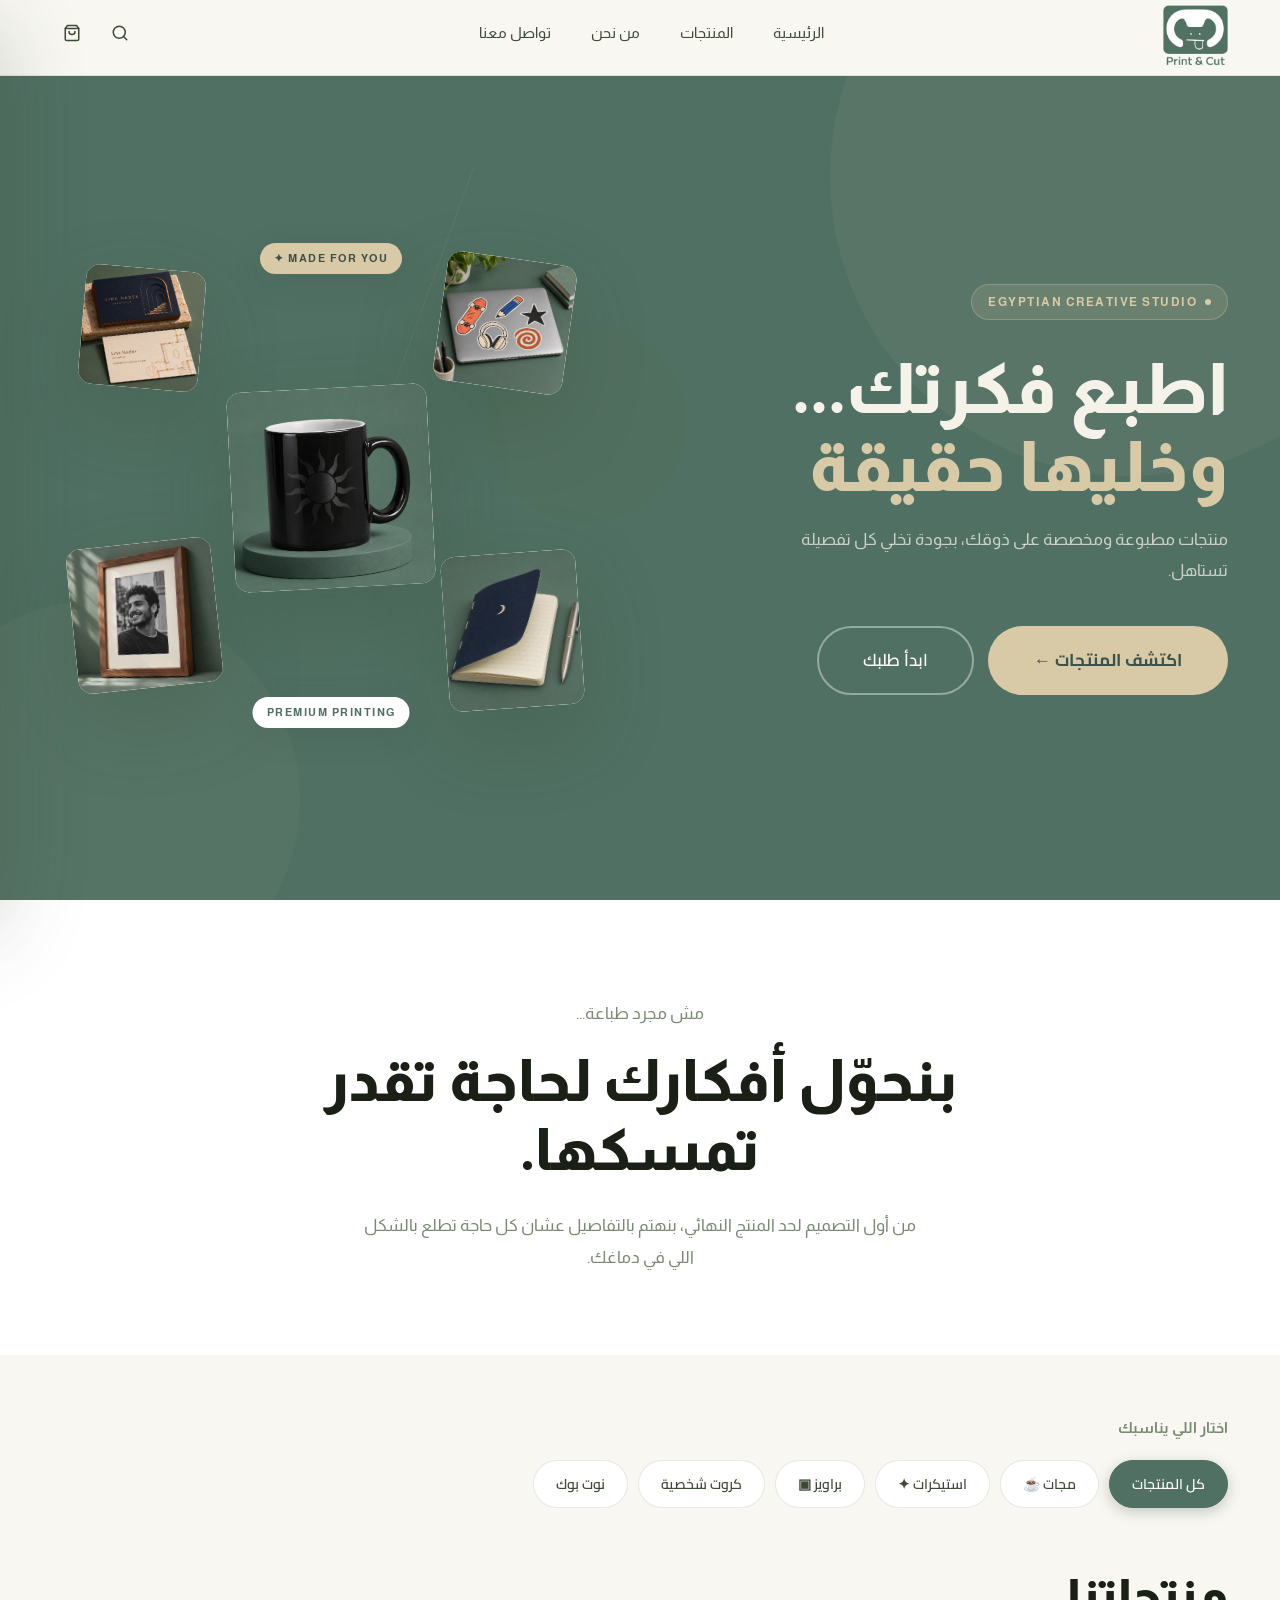
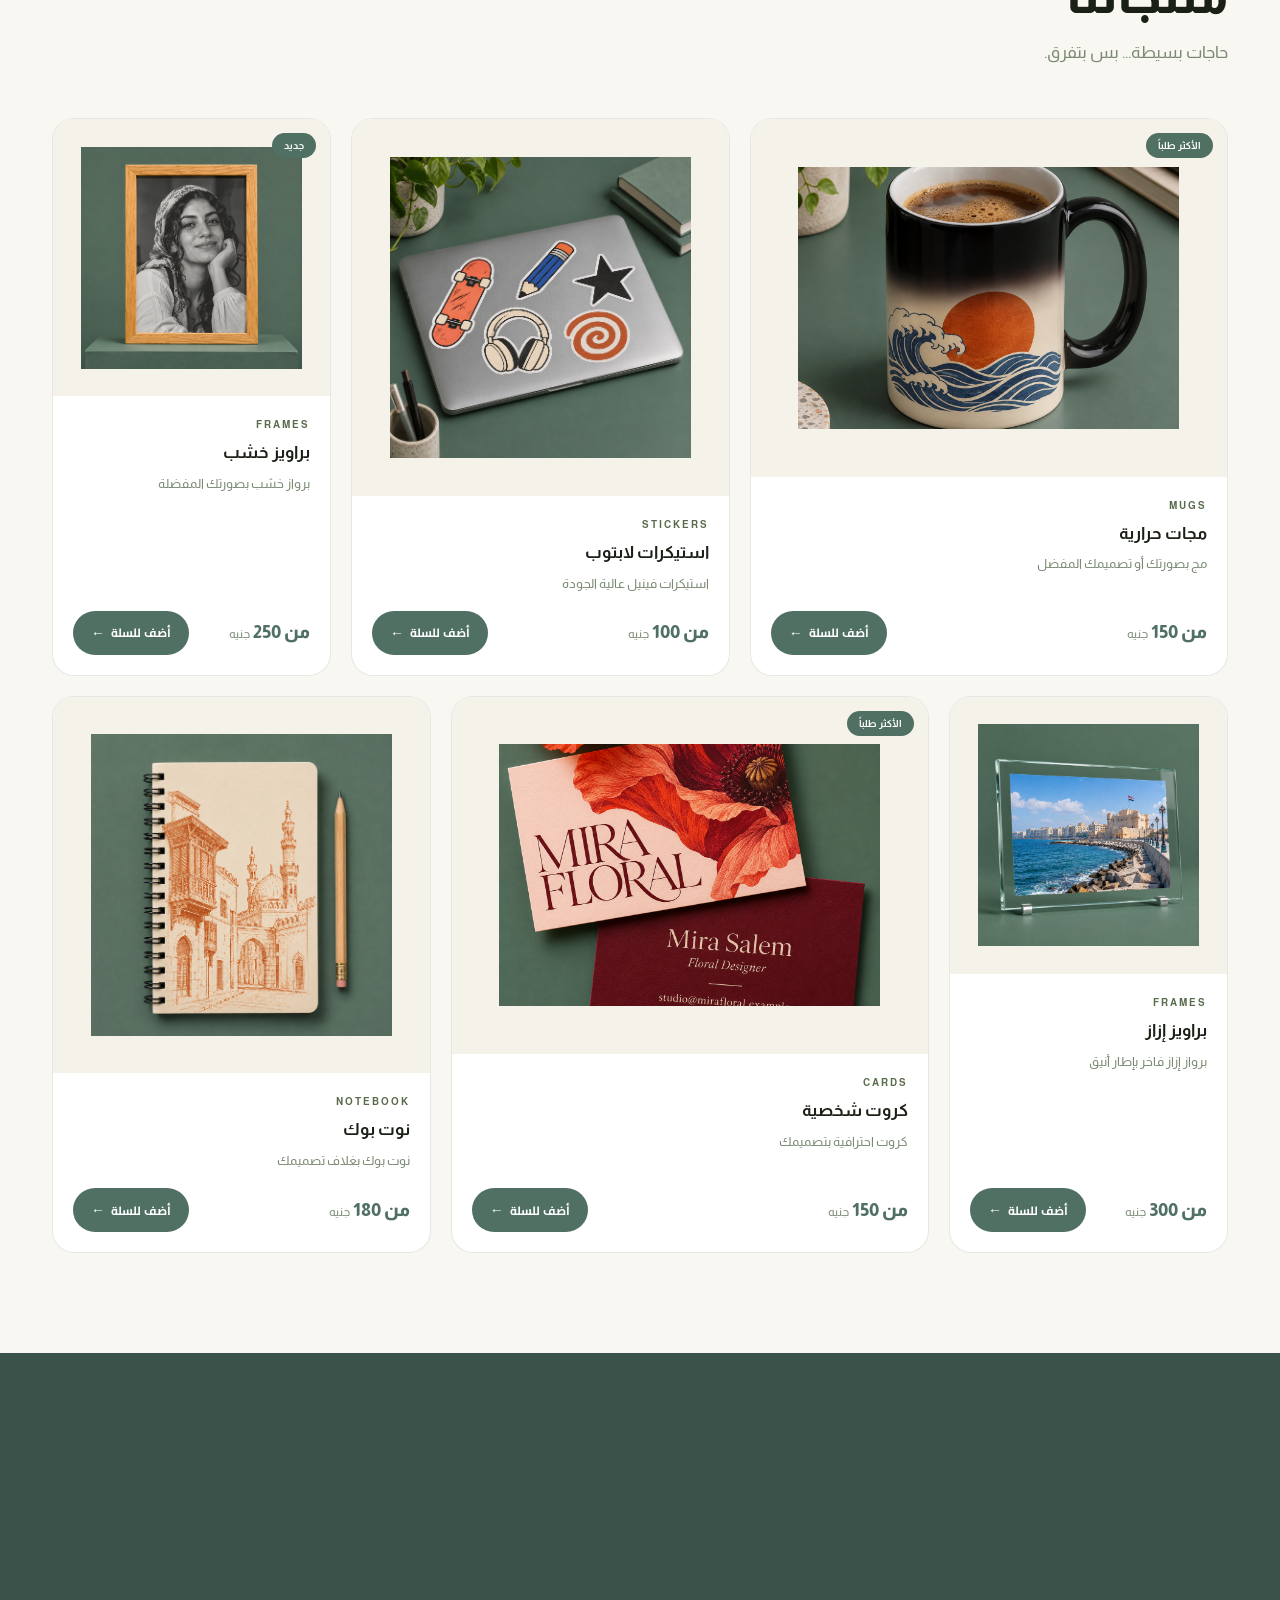
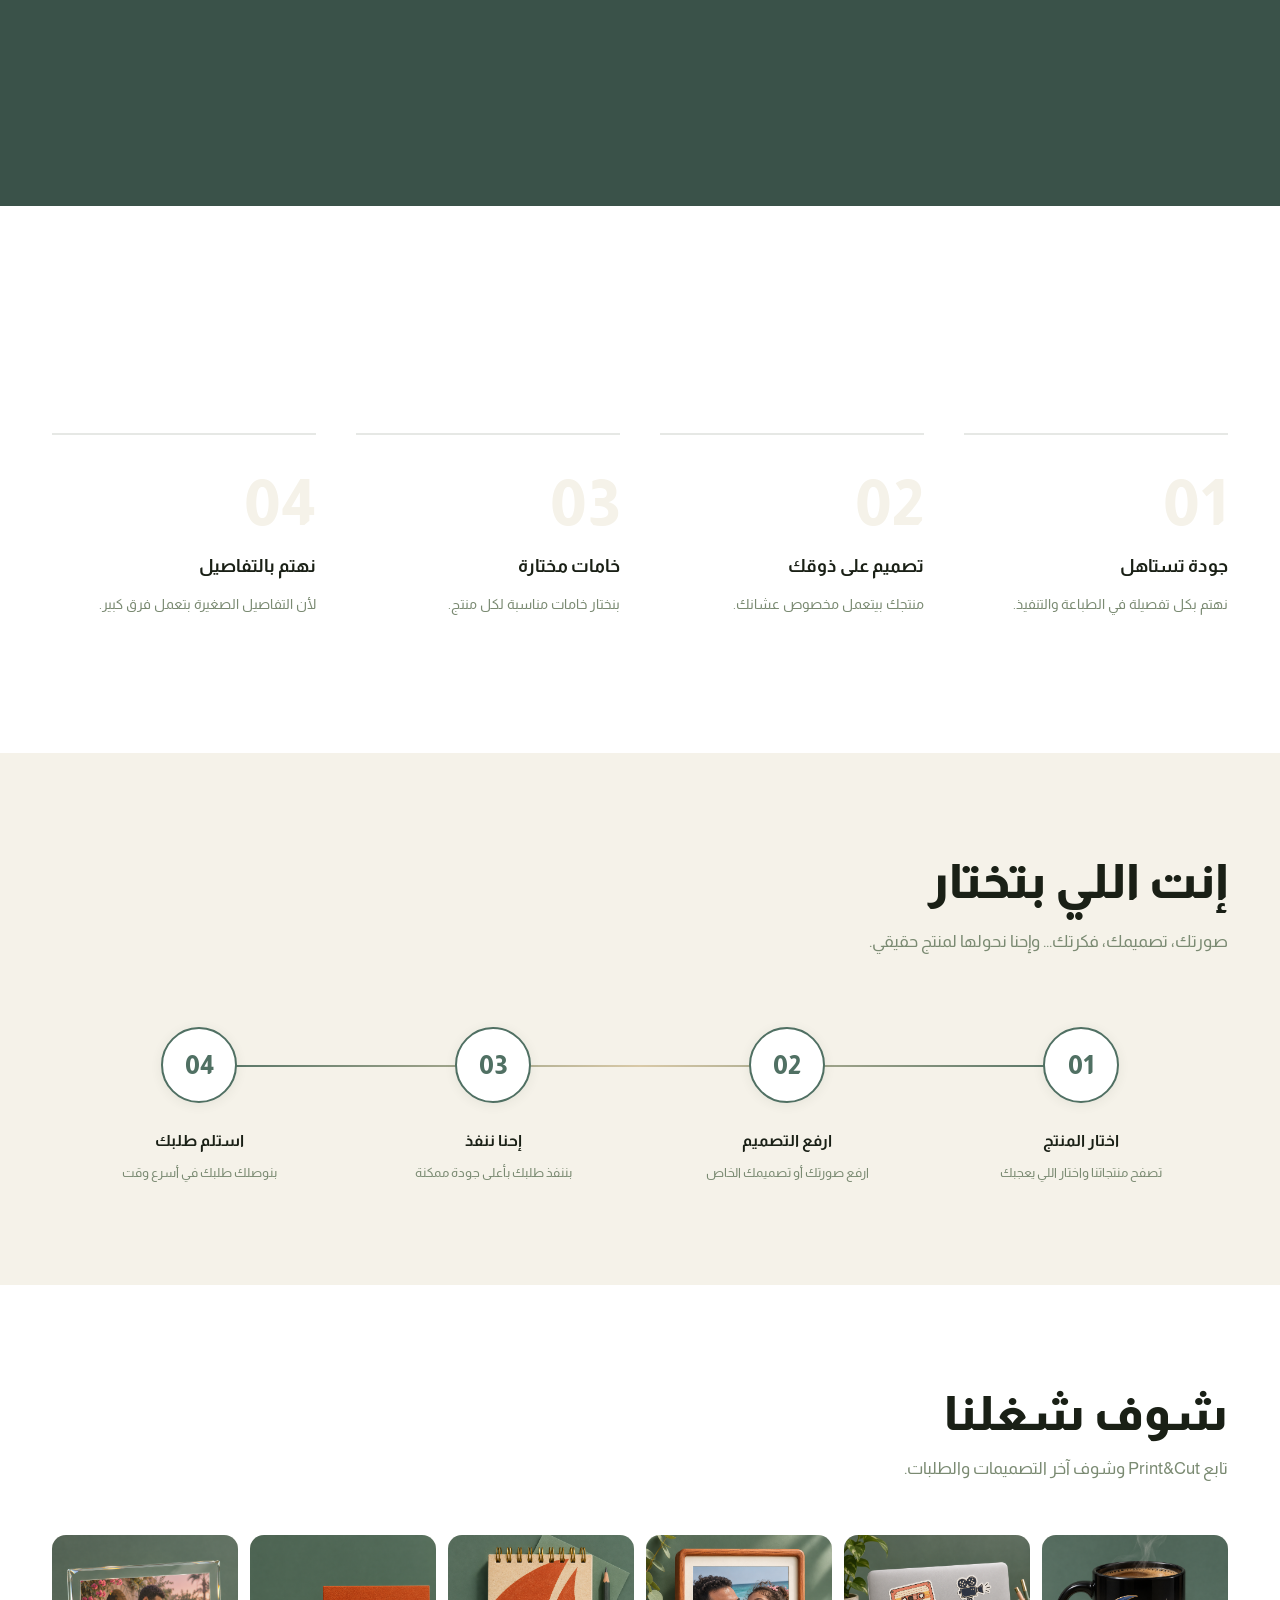
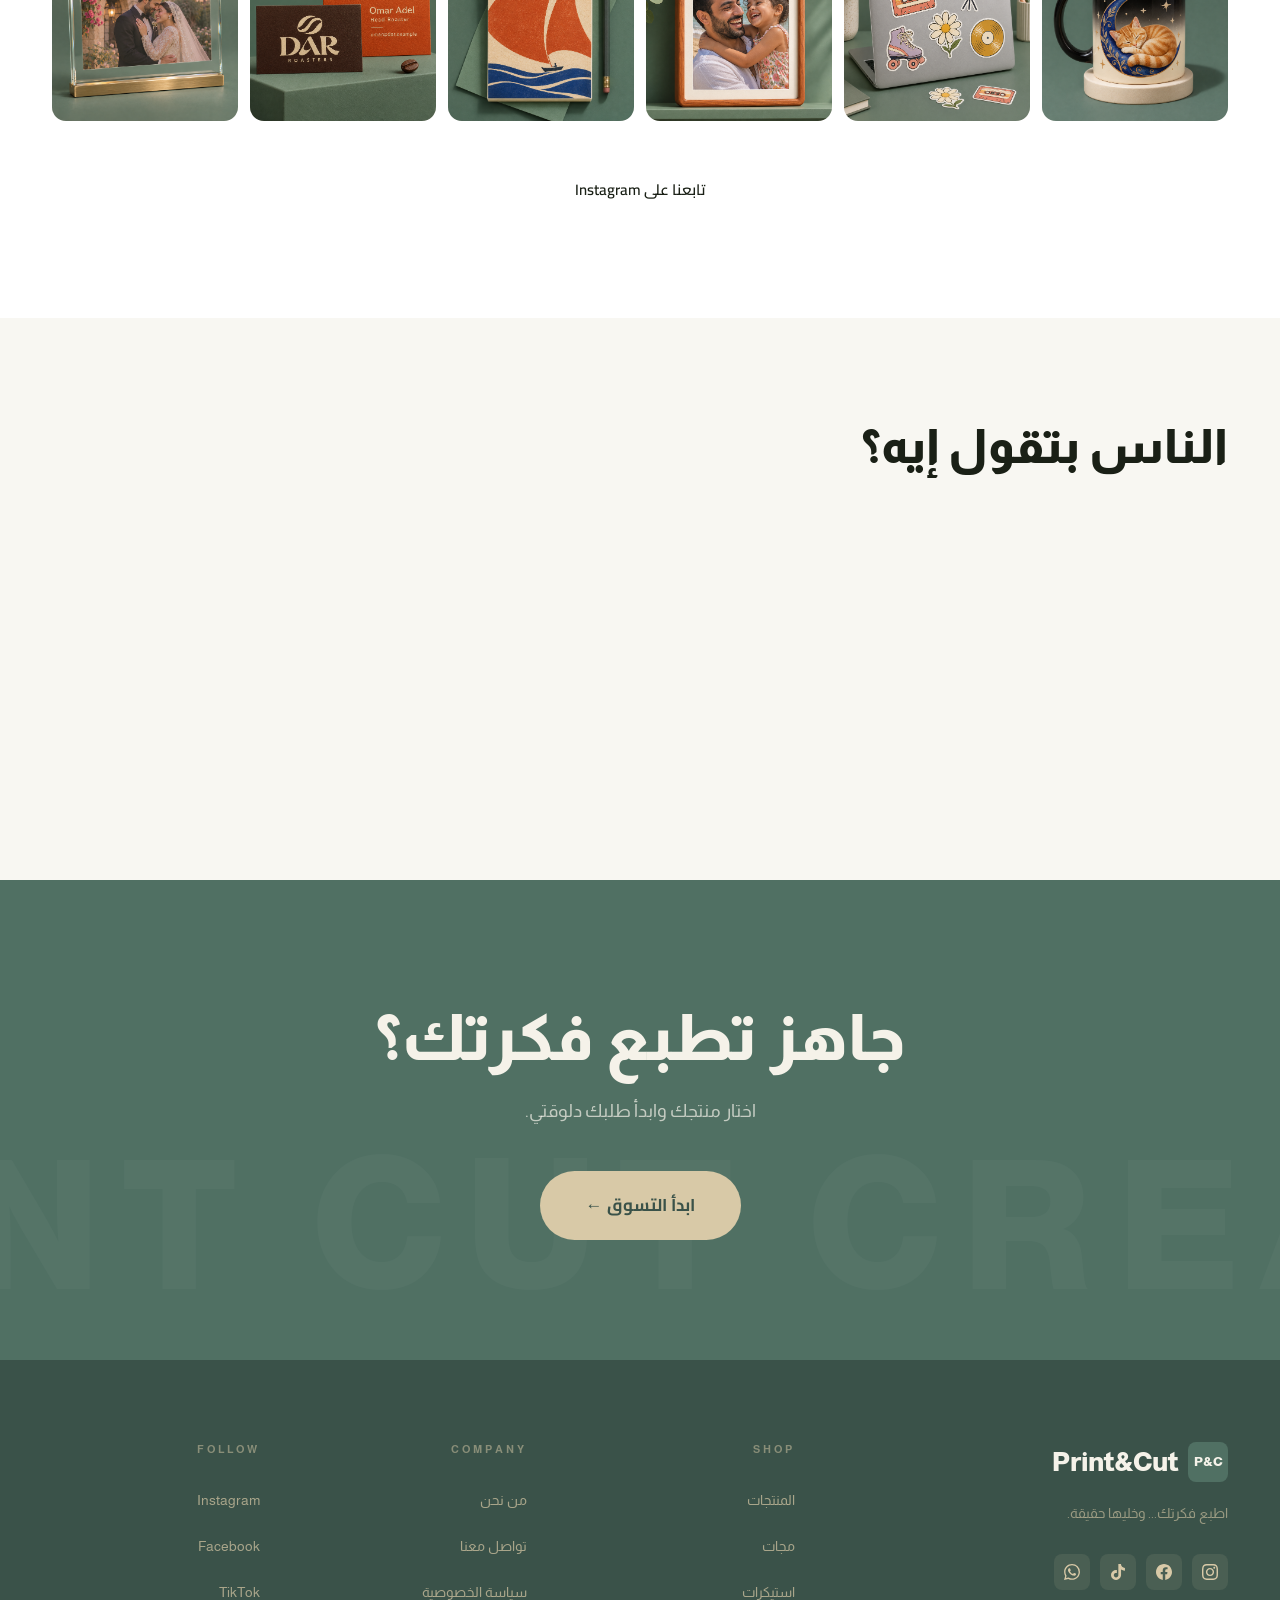
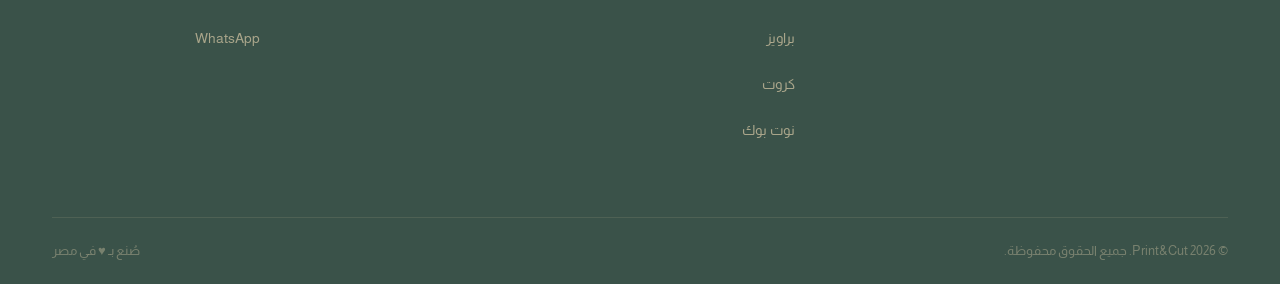
<file: index.html>
<!DOCTYPE html>
<html lang="ar" dir="rtl">
<head>
    <meta charset="UTF-8">
    <meta name="viewport" content="width=device-width, initial-scale=1.0">
    <title>Print&Cut — اطبع فكرتك وخليها حقيقة</title>
    <meta name="description" content="Print&Cut - منتجات مطبوعة ومخصصة بجودة عالية. مجات، استيكرات، براويز، كروت شخصية، ونوت بوك بتصميمك الخاص.">
    <link rel="preconnect" href="https://fonts.googleapis.com">
    <link rel="preconnect" href="https://fonts.gstatic.com" crossorigin>
    <link href="https://fonts.googleapis.com/css2?family=Cairo:wght@300;400;500;600;700;800;900&display=swap" rel="stylesheet">
    <link rel="stylesheet" href="css/style.css">
</head>
<body>

<!-- CART OVERLAY & SIDEBAR -->
<div class="cart-overlay" id="cart-overlay"></div>
<aside class="cart-sidebar" id="cart-sidebar" aria-label="سلة التسوق">
    <div class="cart-header">
        <h3>سلة التسوق</h3>
        <button class="cart-close" id="cart-close" aria-label="إغلاق السلة">✕</button>
    </div>
    <div class="cart-items" id="cart-items"></div>
    <div class="cart-footer">
        <div class="cart-totals">
            <div class="cart-total-row">
                <span>المجموع الجزئي</span>
                <span id="cart-subtotal">0 EGP</span>
            </div>
            <div class="cart-total-row">
                <span>الشحن</span>
                <span id="cart-shipping">مجاني</span>
            </div>
            <div class="cart-total-row">
                <span>الإجمالي</span>
                <span id="cart-total">0 EGP</span>
            </div>
        </div>
        <a href="checkout.html" class="btn btn-primary" style="width:100%;justify-content:center;border-radius:14px;padding:16px;">إتمام الطلب ←</a>
    </div>
</aside>

<!-- HEADER -->
<header class="site-header" id="site-header">
    <div class="container">
        <div class="header-inner">
         <a href="index.html" class="header-logo" style="display: flex; align-items: center;">
    <img src="images/logo/logo.png" alt="Print & Cut Logo" style="max-height: 65px; width: auto;">
</a>
            <nav class="header-nav" aria-label="القائمة الرئيسية">
                <a href="index.html">الرئيسية</a>
                <a href="products.html">المنتجات</a>
                <a href="about.html">من نحن</a>
                <a href="contact.html">تواصل معنا</a>
            </nav>

            <div class="header-actions">
                <button class="header-btn" id="search-btn" aria-label="بحث">
                    <svg width="18" height="18" viewBox="0 0 24 24" fill="none" stroke="currentColor" stroke-width="2" stroke-linecap="round" stroke-linejoin="round"><circle cx="11" cy="11" r="8"/><path d="m21 21-4.35-4.35"/></svg>
                </button>
                <button class="header-btn cart-btn" id="cart-btn" aria-label="سلة التسوق">
                    <svg width="18" height="18" viewBox="0 0 24 24" fill="none" stroke="currentColor" stroke-width="2" stroke-linecap="round" stroke-linejoin="round"><path d="M6 2 3 6v14a2 2 0 0 0 2 2h14a2 2 0 0 0 2-2V6l-3-4z"/><line x1="3" y1="6" x2="21" y2="6"/><path d="M16 10a4 4 0 0 1-8 0"/></svg>
                    <span class="cart-count" id="cart-count">0</span>
                </button>
                <button class="hamburger-btn" id="hamburger" aria-label="القائمة">
                    <span></span><span></span><span></span>
                </button>
            </div>
        </div>
    </div>
</header>

<!-- MOBILE NAV -->
<nav class="mobile-nav" id="mobile-nav" aria-label="القائمة المحمولة">
    <a href="index.html">🏠 الرئيسية</a>
    <a href="products.html">🛍️ المنتجات</a>
    <a href="about.html">💚 من نحن</a>
    <a href="contact.html">📞 تواصل معنا</a>
</nav>

<main class="page-content">

    <!-- ===== HERO ===== -->
    <section class="hero" aria-label="القسم الرئيسي">
        <div class="hero-bg">
            <div class="hero-bg-circle"></div>
            <div class="hero-bg-circle"></div>
            <div class="hero-bg-circle"></div>
            <div class="hero-bg-line"></div>
        </div>
        <div class="container">
            <div class="hero-inner">
                <div class="hero-content reveal">
                    <div class="hero-badge">
                        <span></span>
                        Egyptian Creative Studio
                    </div>
                    <h1 class="hero-headline">
                        اطبع فكرتك...
                        <span class="line-strong">وخليها حقيقة</span>
                    </h1>
                    <p class="hero-description">
                        منتجات مطبوعة ومخصصة على ذوقك، بجودة تخلي كل تفصيلة تستاهل.
                    </p>
                    <div class="hero-actions">
                        <a href="products.html" class="btn btn-accent btn-lg">اكتشف المنتجات ←</a>
                        <a href="products.html" class="btn btn-secondary btn-lg">ابدأ طلبك</a>
                    </div>
                </div>

                <div class="hero-visual reveal reveal-delay-2">
                    <div class="hero-product-composition">
                        <div class="hero-product-item">
                            <img src="images/products/mag-2.png" alt="مجات مخصصة">
                        </div>
                        <div class="hero-product-item">
                            <img src="images/products/estikerlabtop-1.png" alt="استيكرات">
                        </div>
                        <div class="hero-product-item">
                            <img src="images/products/framewood-2.png" alt="براويز خشب">
                        </div>
                        <div class="hero-product-item">
                            <img src="images/products/bussniies card-2.png" alt="كروت شخصية">
                        </div>
                        <div class="hero-product-item">
                            <img src="images/products/notebook-2.png" alt="نوت بوك">
                        </div>
                        <span class="hero-float-label">Made for You ✦</span>
                        <span class="hero-float-label">Premium Printing</span>
                    </div>
                </div>
            </div>
        </div>
    </section>

    <!-- ===== INTRO ===== -->
    <section class="intro-section" aria-label="مقدمة">
        <div class="container">
            <p class="intro-eyebrow reveal">مش مجرد طباعة...</p>
            <h2 class="intro-headline reveal reveal-delay-1">بنحوّل أفكارك لحاجة تقدر تمسكها.</h2>
            <p class="intro-body reveal reveal-delay-2">
                من أول التصميم لحد المنتج النهائي، بنهتم بالتفاصيل عشان كل حاجة تطلع بالشكل اللي في دماغك.
            </p>
        </div>
    </section>

    <!-- ===== CATEGORIES ===== -->
    <section class="categories-section" aria-label="التصنيفات">
        <div class="container">
            <p class="categories-title reveal">اختار اللي يناسبك</p>
            <div class="category-pills reveal reveal-delay-1" id="home-category-pills">
                <button class="category-pill active" data-cat="all">كل المنتجات</button>
                <button class="category-pill" data-cat="mugs">مجات ☕</button>
                <button class="category-pill" data-cat="stickers">استيكرات ✦</button>
                <button class="category-pill" data-cat="frames">براويز ▣</button>
                <button class="category-pill" data-cat="cards">كروت شخصية</button>
                <button class="category-pill" data-cat="notebooks">نوت بوك</button>
            </div>
        </div>
    </section>

    <!-- ===== PRODUCTS ===== -->
    <section class="products-section" aria-label="المنتجات">
        <div class="container">
            <div class="products-header reveal">
                <h2 class="section-title">منتجاتنا</h2>
                <p class="section-subtitle">حاجات بسيطة... بس بتفرق.</p>
            </div>
            <div class="products-grid" id="products-grid">
                <!-- Rendered by JS -->
            </div>
        </div>
    </section>

    <!-- ===== FEATURED PRODUCT ===== -->
    <section class="featured-section" aria-label="منتج مميز">
        <div class="container">
            <div class="featured-inner">
                    </div>
                	</div>
               		 <div class="featured-inner" style="display: flex; flex-direction: column; align-items: center; justify-content: center; text-align: center;">
    <div class="featured-content reveal reveal-delay-2" style="max-width: 650px; margin: 0 auto; text-align: center; display: flex; flex-direction: column; align-items: center;">
        <p class="brand-pick" style="justify-content: center;">PRINT&CUT PICK</p>
        <h2>خلي صورتك أقرب ليك</h2>
        <p style="margin-left: auto; margin-right: auto;">
            حوّل صورتك المفضلة لقطعة ديكور تضيف لمسة خاصة للمكان. براويز مخصصة بجودة عالية وخامات ممتازة.
        </p>
        <a href="product.html?id=3" class="btn btn-accent btn-lg" style="margin-top: 10px;">اعرف أكتر ←</a>
    </div>
</div>
        </div>
    </section>

    <!-- ===== WHY US ===== -->
    <section class="why-section" aria-label="لماذا Print&Cut">
        <div class="container">
            <div class="why-header reveal">
                <h2 class="section-title">ليه Print&Cut؟</h2>
            </div>
            <div class="why-grid">
                <div class="why-item reveal">
                    <div class="why-number">01</div>
                    <h3>جودة تستاهل</h3>
                    <p>نهتم بكل تفصيلة في الطباعة والتنفيذ.</p>
                </div>
                <div class="why-item reveal reveal-delay-1">
                    <div class="why-number">02</div>
                    <h3>تصميم على ذوقك</h3>
                    <p>منتجك بيتعمل مخصوص عشانك.</p>
                </div>
                <div class="why-item reveal reveal-delay-2">
                    <div class="why-number">03</div>
                    <h3>خامات مختارة</h3>
                    <p>بنختار خامات مناسبة لكل منتج.</p>
                </div>
                <div class="why-item reveal reveal-delay-3">
                    <div class="why-number">04</div>
                    <h3>نهتم بالتفاصيل</h3>
                    <p>لأن التفاصيل الصغيرة بتعمل فرق كبير.</p>
                </div>
            </div>
        </div>
    </section>

    <!-- ===== PROCESS ===== -->
    <section class="process-section" aria-label="طريقة الطلب">
        <div class="container">
            <div class="process-header reveal">
                <h2 class="section-title">إنت اللي بتختار</h2>
            </div>
            <p class="process-subtitle reveal reveal-delay-1">
                صورتك، تصميمك، فكرتك... وإحنا نحولها لمنتج حقيقي.
            </p>
            <div class="process-steps">
                <div class="process-step reveal">
                    <div class="step-number">01</div>
                    <h3 class="step-title">اختار المنتج</h3>
                    <p class="step-desc">تصفح منتجاتنا واختار اللي يعجبك</p>
                </div>
                <div class="process-step reveal reveal-delay-1">
                    <div class="step-number">02</div>
                    <h3 class="step-title">ارفع التصميم</h3>
                    <p class="step-desc">ارفع صورتك أو تصميمك الخاص</p>
                </div>
                <div class="process-step reveal reveal-delay-2">
                    <div class="step-number">03</div>
                    <h3 class="step-title">إحنا ننفذ</h3>
                    <p class="step-desc">بننفذ طلبك بأعلى جودة ممكنة</p>
                </div>
                <div class="process-step reveal reveal-delay-3">
                    <div class="step-number">04</div>
                    <h3 class="step-title">استلم طلبك</h3>
                    <p class="step-desc">بنوصلك طلبك في أسرع وقت</p>
                </div>
            </div>
        </div>
    </section>

    <!-- ===== SOCIAL ===== -->
    <section class="social-section" aria-label="متابعة على الإنستجرام">
        <div class="container">
            <div class="social-header reveal">
                <h2 class="section-title">شوف شغلنا</h2>
                <p class="section-subtitle">تابع Print&Cut وشوف آخر التصميمات والطلبات.</p>
            </div>
            	<div class="social-grid reveal reveal-delay-1">
    <div class="social-item">
        <div class="social-item-inner" style="padding: 0; overflow: hidden;">
            <img src="images/products/Sleeping Tabby Moon Magic Mug-2.png" alt="شغلنا" style="width: 100%; height: 100%; object-fit: cover; display: block;">
        </div>
        <div class="social-hover-icon">📷</div>
    </div>
    <div class="social-item">
        <div class="social-item-inner" style="padding: 0; overflow: hidden;">
            <img src="images/products/Retro decals on silver laptop-5.png" alt="شغلنا" style="width: 100%; height: 100%; object-fit: cover; display: block;">
        </div>
        <div class="social-hover-icon">📷</div>
    </div>
    <div class="social-item">
        <div class="social-item-inner" style="padding: 0; overflow: hidden;">
            <img src="images/products/Cherry frame, seaside father and daughter-4.png" alt="شغلنا" style="width: 100%; height: 100%; object-fit: cover; display: block;">
        </div>
        <div class="social-hover-icon">📷</div>
    </div>
    <div class="social-item">
        <div class="social-item-inner" style="padding: 0; overflow: hidden;">
            <img src="images/products/Terracotta sailboat wirebound notebook-3.png" alt="شغلنا" style="width: 100%; height: 100%; object-fit: cover; display: block;">
        </div>
        <div class="social-hover-icon">📷</div>
    </div>
    <div class="social-item">
        <div class="social-item-inner" style="padding: 0; overflow: hidden;">
            <img src="images/products/Dar Roasters Coffee Cards on Sage-6.png" alt="شغلنا" style="width: 100%; height: 100%; object-fit: cover; display: block;">
        </div>
        <div class="social-hover-icon">📷</div>
    </div>
    <div class="social-item">
        <div class="social-item-inner" style="padding: 0; overflow: hidden;">
            <img src="images/products/Egyptian Wedding Portrait in Glass Frame-1.png" alt="شغلنا" style="width: 100%; height: 100%; object-fit: cover; display: block;">
        </div>
        <div class="social-hover-icon">📷</div>
    </div>
</div>
            <div class="social-cta reveal reveal-delay-2">
                <a href="https://www.instagram.com/print_and_cut.eg" target="_blank" class="btn btn-outline...
                    <svg width="20" height="20" viewBox="0 0 24 24" fill="currentColor"><path d="M12 2.163c3.204 0 3.584.012 4.85.07 3.252.148 4.771 1.691 4.919 4.919.058 1.265.069 1.645.069 4.849 0 3.205-.012 3.584-.069 4.849-.149 3.225-1.664 4.771-4.919 4.919-1.266.058-1.644.07-4.85.07-3.204 0-3.584-.012-4.849-.07-3.26-.149-4.771-1.699-4.919-4.92-.058-1.265-.07-1.644-.07-4.849 0-3.204.013-3.583.07-4.849.149-3.227 1.664-4.771 4.919-4.919 1.266-.057 1.645-.069 4.849-.069zm0-2.163c-3.259 0-3.667.014-4.947.072-4.358.2-6.78 2.618-6.98 6.98-.059 1.281-.073 1.689-.073 4.948 0 3.259.014 3.668.072 4.948.2 4.358 2.618 6.78 6.98 6.98 1.281.058 1.689.072 4.948.072 3.259 0 3.668-.014 4.948-.072 4.354-.2 6.782-2.618 6.979-6.98.059-1.28.073-1.689.073-4.948 0-3.259-.014-3.667-.072-4.947-.196-4.354-2.617-6.78-6.979-6.98-1.281-.059-1.69-.073-4.949-.073zm0 5.838c-3.403 0-6.162 2.759-6.162 6.162s2.759 6.163 6.162 6.163 6.162-2.759 6.162-6.163c0-3.403-2.759-6.162-6.162-6.162zm0 10.162c-2.209 0-4-1.79-4-4 0-2.209 1.791-4 4-4s4 1.791 4 4c0 2.21-1.791 4-4 4zm6.406-11.845c-.796 0-1.441.645-1.441 1.44s.645 1.44 1.441 1.44c.795 0 1.439-.645 1.439-1.44s-.644-1.44-1.439-1.44z"/></svg>
                    تابعنا على Instagram
                </a>
            </div>
        </div>
    </section>

    <!-- ===== TESTIMONIALS ===== -->
    <section class="testimonials-section" aria-label="آراء العملاء">
        <div class="container">
            <div class="reveal">
                <h2 class="section-title">الناس بتقول إيه؟</h2>
            </div>
            <div class="testimonials-grid">
                <article class="testimonial-card reveal">
                    <div class="testimonial-stars">★★★★★</div>
                    <p class="testimonial-text">"الطباعة طلعت أحسن من اللي كنت متوقعه بكتير. الجودة عالية والألوان نابضة."</p>
                    <div class="testimonial-author">
                        <div class="author-avatar">أ</div>
                        <div class="author-info">
                            <p class="author-name">أحمد محمود</p>
                            <p class="author-loc">القاهرة</p>
                        </div>
                    </div>
                </article>
                <article class="testimonial-card reveal reveal-delay-1">
                    <div class="testimonial-stars">★★★★★</div>
                    <p class="testimonial-text">"الخامة ممتازة والتصميم طلع زي ما تخيلته بالظبط. بصراحه ناس محترمه!"</p>
                    <div class="testimonial-author">
                        <div class="author-avatar">س</div>
                        <div class="author-info">
                            <p class="author-name">سارة علي</p>
                            <p class="author-loc">الإسكندرية</p>
                        </div>
                    </div>
                </article>
                <article class="testimonial-card reveal reveal-delay-2">
                    <div class="testimonial-stars">★★★★★</div>
                    <p class="testimonial-text">"طلبت مجات مخصوصة وكانت النتيجة تحفة. كل صحابي سألوا عليها!"</p>
                    <div class="testimonial-author">
                        <div class="author-avatar">م</div>
                        <div class="author-info">
                            <p class="author-name">محمد حسن</p>
                            <p class="author-loc">الجيزة</p>
                        </div>
                    </div>
                </article>
            </div>
        </div>
    </section>

    <!-- ===== CTA ===== -->
    <section class="cta-section" aria-label="دعوة للعمل">
        <div class="cta-bg-text">PRINT CUT CREATE</div>
        <div class="container">
            <div class="cta-content reveal">
                <h2>جاهز تطبع فكرتك؟</h2>
                <p>اختار منتجك وابدأ طلبك دلوقتي.</p>
                <a href="products.html" class="btn btn-accent btn-lg">ابدأ التسوق ←</a>
            </div>
        </div>
    </section>

</main>

<!-- ===== FOOTER ===== -->
<footer class="site-footer" aria-label="تذييل الصفحة">
    <div class="container">
        <div class="footer-top">
            <div class="footer-brand">
                <div class="logo">
                    <div class="logo-icon">P&C</div>
                    Print&Cut
                </div>
                <p class="slogan">اطبع فكرتك... وخليها حقيقة.</p>
                <div class="footer-social-links">
                    <a href="https://www.instagram.com/print_and_cut.eg" target="_blank" class="footer-social-link" aria-label="Instagram">
                        <svg width="16" height="16" viewBox="0 0 24 24" fill="currentColor"><path d="M12 2.163c3.204 0 3.584.012 4.85.07 3.252.148 4.771 1.691 4.919 4.919.058 1.265.069 1.645.069 4.849 0 3.205-.012 3.584-.069 4.849-.149 3.225-1.664 4.771-4.919 4.919-1.266.058-1.644.07-4.85.07-3.204 0-3.584-.012-4.849-.07-3.26-.149-4.771-1.699-4.919-4.92-.058-1.265-.07-1.644-.07-4.849 0-3.204.013-3.583.07-4.849.149-3.227 1.664-4.771 4.919-4.919 1.266-.057 1.645-.069 4.849-.069zm0-2.163c-3.259 0-3.667.014-4.947.072-4.358.2-6.78 2.618-6.98 6.98-.059 1.281-.073 1.689-.073 4.948 0 3.259.014 3.668.072 4.948.2 4.358 2.618 6.78 6.98 6.98 1.281.058 1.689.072 4.948.072 3.259 0 3.668-.014 4.948-.072 4.354-.2 6.782-2.618 6.979-6.98.059-1.28.073-1.689.073-4.948 0-3.259-.014-3.667-.072-4.947-.196-4.354-2.617-6.78-6.979-6.98-1.281-.059-1.69-.073-4.949-.073zm0 5.838c-3.403 0-6.162 2.759-6.162 6.162s2.759 6.163 6.162 6.163 6.162-2.759 6.162-6.163c0-3.403-2.759-6.162-6.162-6.162zm0 10.162c-2.209 0-4-1.79-4-4 0-2.209 1.791-4 4-4s4 1.791 4 4c0 2.21-1.791 4-4 4zm6.406-11.845c-.796 0-1.441.645-1.441 1.44s.645 1.44 1.441 1.44c.795 0 1.439-.645 1.439-1.44s-.644-1.44-1.439-1.44z"/></svg>
                    </a>
                    <a href="https://www.facebook.com/share/1KSLUVXTrH/" target="_blank" class="footer-social-link" aria-label="Facebook">
                        <svg width="16" height="16" viewBox="0 0 24 24" fill="currentColor"><path d="M24 12.073c0-6.627-5.373-12-12-12s-12 5.373-12 12c0 5.99 4.388 10.954 10.125 11.854v-8.385H7.078v-3.47h3.047V9.43c0-3.007 1.792-4.669 4.533-4.669 1.312 0 2.686.235 2.686.235v2.953H15.83c-1.491 0-1.956.925-1.956 1.874v2.25h3.328l-.532 3.47h-2.796v8.385C19.612 23.027 24 18.062 24 12.073z"/></svg>
                    </a>
                    <a href="https://www.tiktok.com/@print_and_cut.eg" target="_blank" class="footer-social-link" aria-label="TikTok">
                        <svg width="16" height="16" viewBox="0 0 24 24" fill="currentColor"><path d="M12.525.02c1.31-.02 2.61-.01 3.91-.02.08 1.53.63 3.09 1.75 4.17 1.12 1.11 2.7 1.62 4.24 1.79v4.03c-1.44-.05-2.89-.35-4.2-.97-.57-.26-1.1-.59-1.62-.93-.01 2.92.01 5.84-.02 8.75-.08 1.4-.54 2.79-1.35 3.94-1.31 1.92-3.58 3.17-5.91 3.21-1.43.08-2.86-.31-4.08-1.03-2.02-1.19-3.44-3.37-3.65-5.71-.02-.5-.03-1-.01-1.49.18-1.9 1.12-3.72 2.58-4.96 1.66-1.44 3.98-2.13 6.15-1.72.02 1.48-.04 2.96-.04 4.44-.99-.32-2.15-.23-3.02.37-.63.41-1.11 1.04-1.36 1.75-.21.51-.15 1.07-.14 1.61.24 1.64 1.82 3.02 3.5 2.87 1.12-.01 2.19-.66 2.77-1.61.19-.33.4-.67.41-1.06.1-1.79.06-3.57.07-5.36.01-4.03-.01-8.05.02-12.07z"/></svg>
                    </a>
                    <a href="https://wa.me/201214138489" class="footer-social-link" aria-label="WhatsApp">
                        <svg width="16" height="16" viewBox="0 0 24 24" fill="currentColor"><path d="M17.472 14.382c-.297-.149-1.758-.867-2.03-.967-.273-.099-.471-.148-.67.15-.197.297-.767.966-.94 1.164-.173.199-.347.223-.644.075-.297-.15-1.255-.463-2.39-1.475-.883-.788-1.48-1.761-1.653-2.059-.173-.297-.018-.458.13-.606.134-.133.298-.347.446-.52.149-.174.198-.298.298-.497.099-.198.05-.371-.025-.52-.075-.149-.669-1.612-.916-2.207-.242-.579-.487-.5-.669-.51-.173-.008-.371-.01-.57-.01-.198 0-.52.074-.792.372-.272.297-1.04 1.016-1.04 2.479 0 1.462 1.065 2.875 1.213 3.074.149.198 2.096 3.2 5.077 4.487.709.306 1.262.489 1.694.625.712.227 1.36.195 1.871.118.571-.085 1.758-.719 2.006-1.413.248-.694.248-1.289.173-1.413-.074-.124-.272-.198-.57-.347m-5.421 7.403h-.004a9.87 9.87 0 01-5.031-1.378l-.361-.214-3.741.982.998-3.648-.235-.374a9.86 9.86 0 01-1.51-5.26c.001-5.45 4.436-9.884 9.888-9.884 2.64 0 5.122 1.03 6.988 2.898a9.825 9.825 0 012.893 6.994c-.003 5.45-4.437 9.884-9.885 9.884m8.413-18.297A11.815 11.815 0 0012.05 0C5.495 0 .16 5.335.157 11.892c0 2.096.547 4.142 1.588 5.945L.057 24l6.305-1.654a11.882 11.882 0 005.683 1.448h.005c6.554 0 11.89-5.335 11.893-11.893a11.821 11.821 0 00-3.48-8.413z"/></svg>
                    </a>
                </div>
            </div>
            <div class="footer-col">
                <h4>SHOP</h4>
                <ul>
                    <li><a href="products.html">المنتجات</a></li>
                    <li><a href="products.html?cat=mugs">مجات</a></li>
                    <li><a href="products.html?cat=stickers">استيكرات</a></li>
                    <li><a href="products.html?cat=frames">براويز</a></li>
                    <li><a href="products.html?cat=cards">كروت</a></li>
                    <li><a href="products.html?cat=notebooks">نوت بوك</a></li>
                </ul>
            </div>
            <div class="footer-col">
                <h4>COMPANY</h4>
                <ul>
                    <li><a href="about.html">من نحن</a></li>
                    <li><a href="contact.html">تواصل معنا</a></li>
                    <li><a href="#">سياسة الخصوصية</a></li>
                </ul>
            </div>
            <div class="footer-col">
    <h4>FOLLOW</h4>
    <ul>
        <li><a href="https://www.instagram.com/print_and_cut.eg" target="_blank">Instagram</a></li>
        <li><a href="https://www.facebook.com/share/1KSLUVXTrH/" target="_blank">Facebook</a></li>
        <li><a href="https://www.tiktok.com/@print_and_cut.eg" target="_blank">TikTok</a></li>
        <li><a href="https://wa.me/201214138489" target="_blank">WhatsApp</a></li>
    </ul>
</div>
        </div>
        <div class="footer-bottom">
            <p>© 2026 Print&Cut. جميع الحقوق محفوظة.</p>
            <p>صُنع بـ ♥ في مصر</p>
        </div>
    </div>
</footer>

<script src="js/config.js"></script>
<script src="js/products.js"></script>
<script src="js/cart.js"></script>
<script src="js/main.js"></script>
<script>
// HOME PAGE: Render products grid
document.addEventListener('DOMContentLoaded', () => {
    renderHomeProducts();
    initCategoryFilter('home-category-pills');
});

function renderHomeProducts(category = 'all') {
    const grid = document.getElementById('products-grid');
    if (!grid) return;

    const prods = getProductsByCategory(category);

    grid.innerHTML = prods.map((p, i) => `
        <article class="product-card reveal reveal-delay-${Math.min(i, 3)}" data-cat="${p.category}" onclick="window.location.href='product.html?id=${p.id}'">
            <div class="product-card-image">
                ${p.badge ? `<span class="product-badge">${p.badge}</span>` : ''}
                <img src="${p.image}" alt="${p.name}" loading="lazy">
            </div>
            <div class="product-card-body">
                <span class="product-category-tag">${p.categoryLabel}</span>
                <h3 class="product-name">${p.name}</h3>
                <p class="product-short-desc">${p.shortDescription}</p>
                <div class="product-footer">
                    <div class="product-price">
                        من ${p.price.toLocaleString()} <span>جنيه</span>
                    </div>
                    <button class="add-to-cart-btn" onclick="event.stopPropagation(); addToCart(PRODUCTS.find(x=>x.id===${p.id}), ''); updateCartCount();" aria-label="أضف ${p.name} للسلة">
                        أضف للسلة <span class="arrow">←</span>
                    </button>
                </div>
            </div>
        </article>
    `).join('');

    // Re-init scroll reveal for new cards
    initScrollReveal();
}

function filterProducts(category) {
    renderHomeProducts(category);
}
</script>
</body>
</html>
</file>
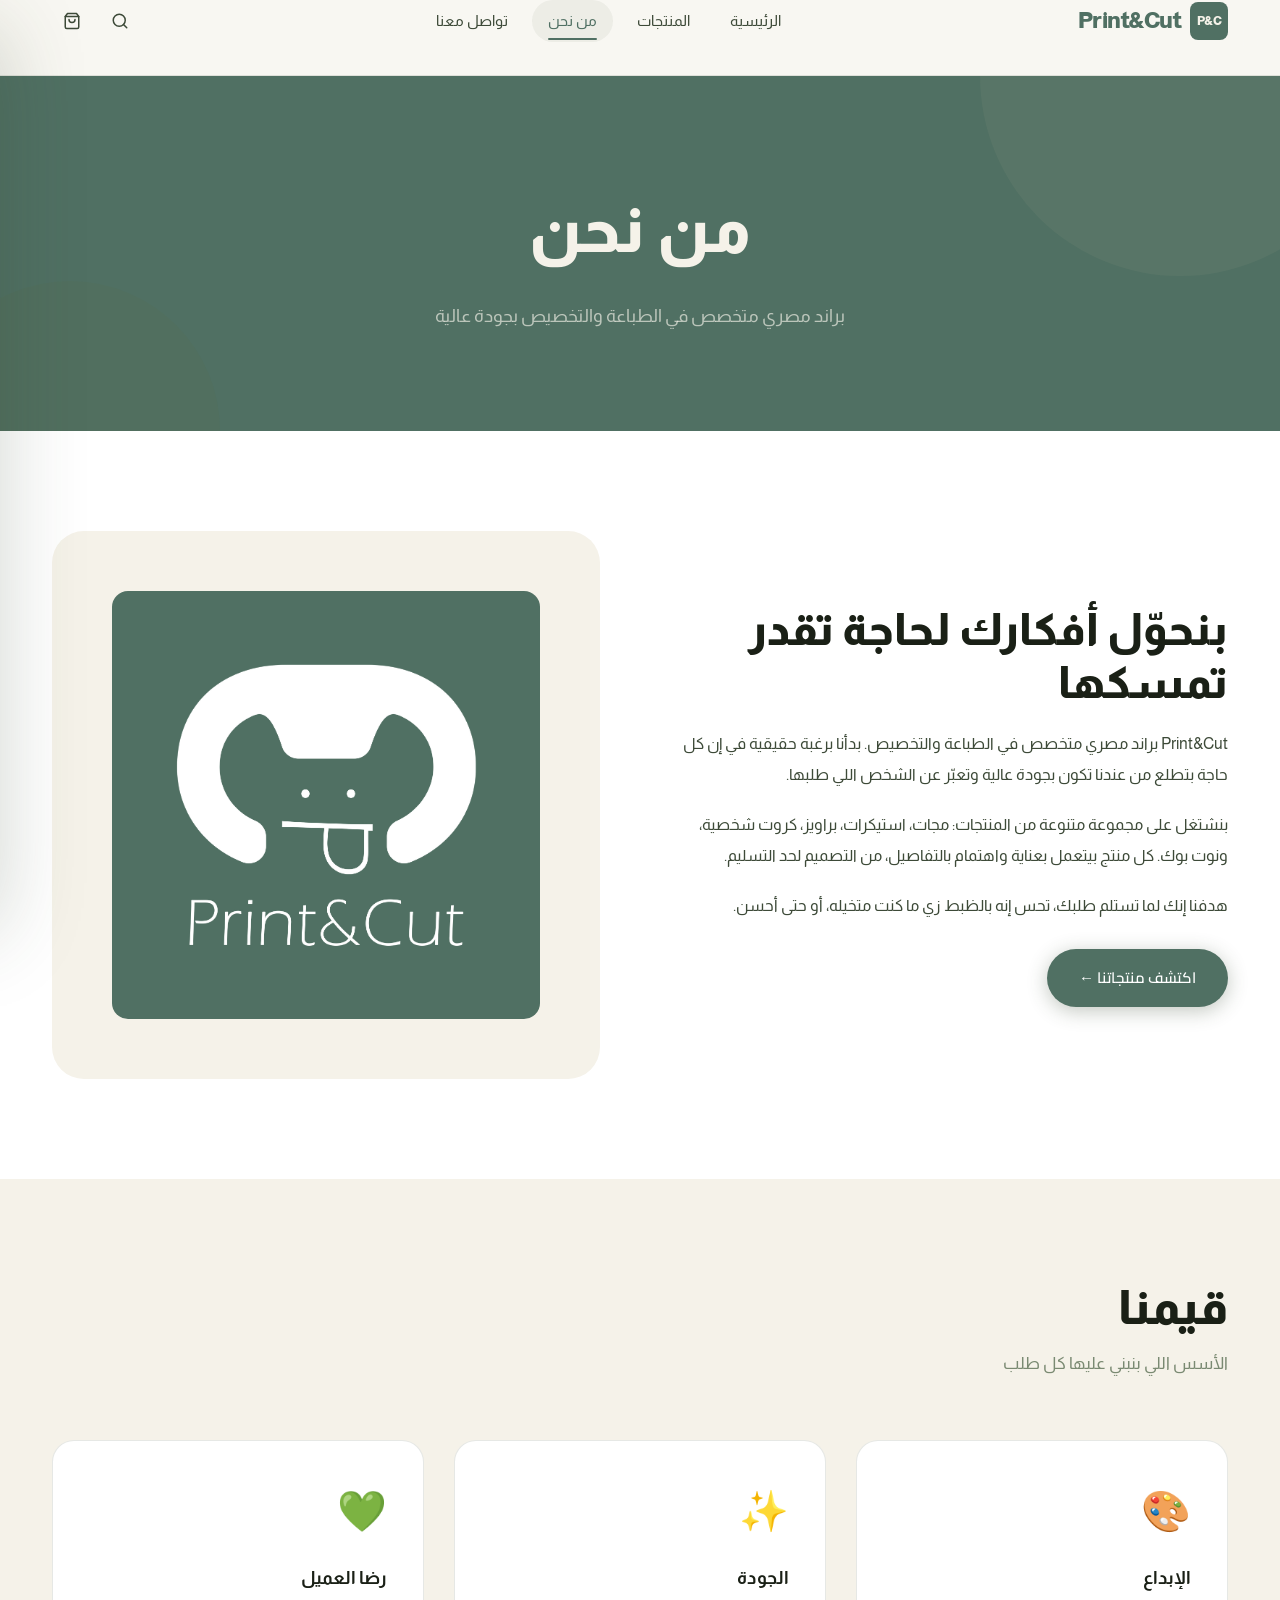
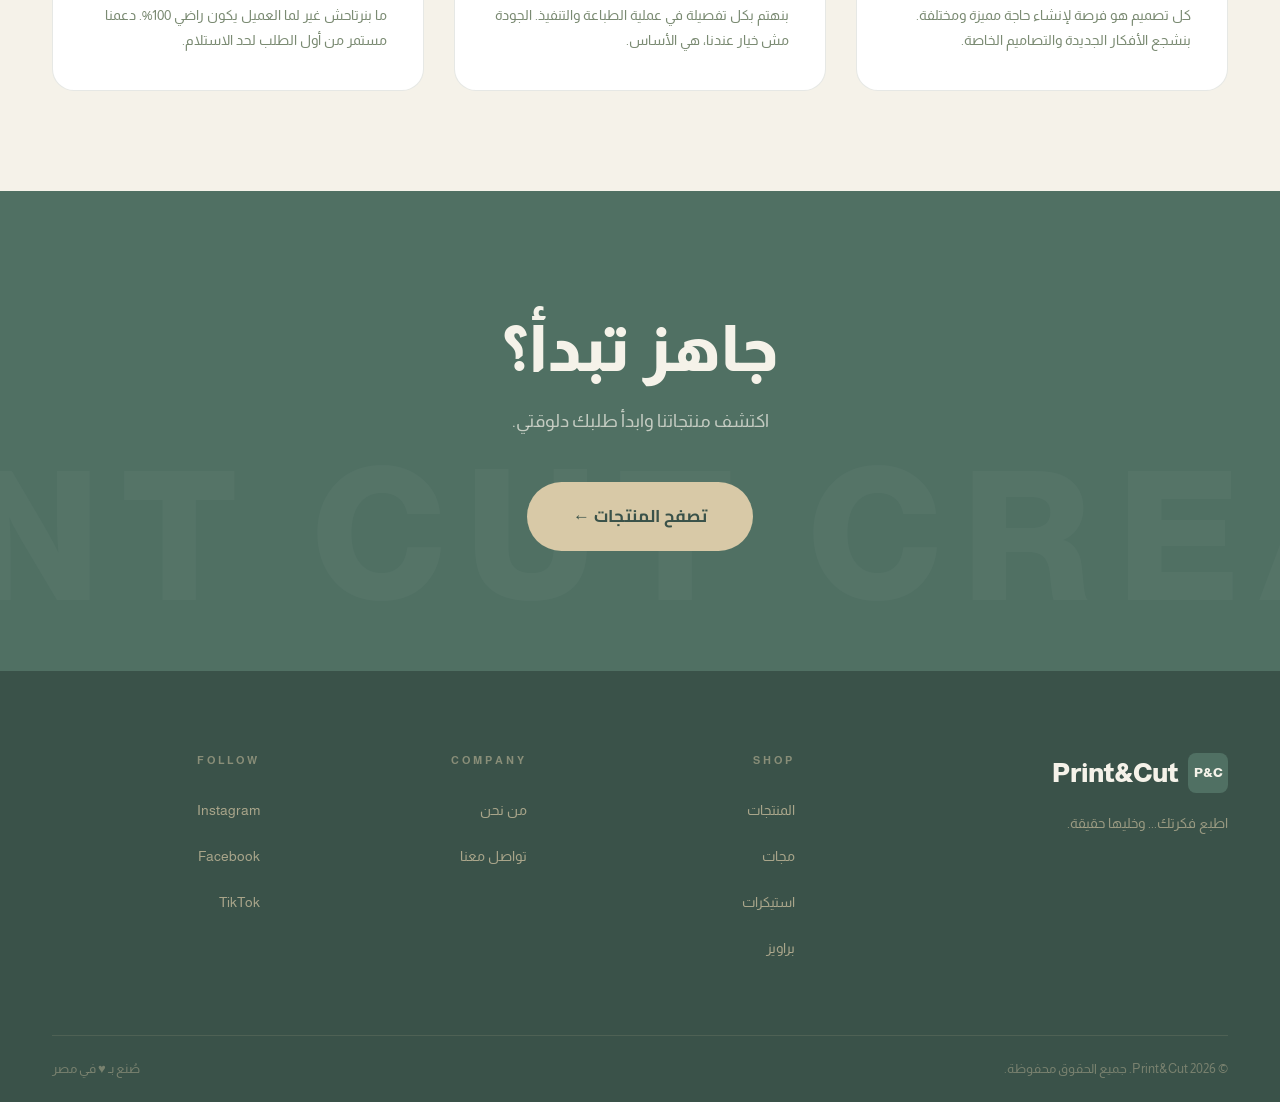
<file: about.html>
<!DOCTYPE html>
<html lang="ar" dir="rtl">
<head>
    <meta charset="UTF-8">
    <meta name="viewport" content="width=device-width, initial-scale=1.0">
    <title>من نحن — Print&Cut</title>
    <meta name="description" content="تعرف على قصة Print&Cut — الاستوديو المصري المتخصص في الطباعة والتخصيص.">
    <link rel="preconnect" href="https://fonts.googleapis.com">
    <link rel="preconnect" href="https://fonts.gstatic.com" crossorigin>
    <link href="https://fonts.googleapis.com/css2?family=Cairo:wght@300;400;500;600;700;800;900&display=swap" rel="stylesheet">
    <link rel="stylesheet" href="css/style.css">
</head>
<body>

<div class="cart-overlay" id="cart-overlay"></div>
<aside class="cart-sidebar" id="cart-sidebar">
    <div class="cart-header">
        <h3>سلة التسوق</h3>
        <button class="cart-close" id="cart-close">✕</button>
    </div>
    <div class="cart-items" id="cart-items"></div>
    <div class="cart-footer">
        <div class="cart-totals">
            <div class="cart-total-row"><span>المجموع</span><span id="cart-subtotal">0 EGP</span></div>
            <div class="cart-total-row"><span>الشحن</span><span id="cart-shipping">مجاني</span></div>
            <div class="cart-total-row"><span>الإجمالي</span><span id="cart-total">0 EGP</span></div>
        </div>
        <a href="checkout.html" class="btn btn-primary" style="width:100%;justify-content:center;border-radius:14px;padding:16px;">إتمام الطلب ←</a>
    </div>
</aside>

<header class="site-header" id="site-header">
    <div class="container">
        <div class="header-inner">
            <a href="index.html" class="header-logo">
                <div class="logo-icon">P&C</div>
                Print&Cut
            </a>
            <nav class="header-nav">
                <a href="index.html">الرئيسية</a>
                <a href="products.html">المنتجات</a>
                <a href="about.html" class="active">من نحن</a>
                <a href="contact.html">تواصل معنا</a>
            </nav>
            <div class="header-actions">
                <button class="header-btn" id="search-btn" aria-label="بحث">
                    <svg width="18" height="18" viewBox="0 0 24 24" fill="none" stroke="currentColor" stroke-width="2" stroke-linecap="round" stroke-linejoin="round"><circle cx="11" cy="11" r="8"/><path d="m21 21-4.35-4.35"/></svg>
                </button>
                <button class="header-btn cart-btn" id="cart-btn" aria-label="سلة التسوق">
                    <svg width="18" height="18" viewBox="0 0 24 24" fill="none" stroke="currentColor" stroke-width="2" stroke-linecap="round" stroke-linejoin="round"><path d="M6 2 3 6v14a2 2 0 0 0 2 2h14a2 2 0 0 0 2-2V6l-3-4z"/><line x1="3" y1="6" x2="21" y2="6"/><path d="M16 10a4 4 0 0 1-8 0"/></svg>
                    <span class="cart-count" id="cart-count">0</span>
                </button>
                <button class="hamburger-btn" id="hamburger"><span></span><span></span><span></span></button>
            </div>
        </div>
    </div>
</header>
<nav class="mobile-nav" id="mobile-nav">
    <a href="index.html">🏠 الرئيسية</a>
    <a href="products.html">🛍️ المنتجات</a>
    <a href="about.html">💚 من نحن</a>
    <a href="contact.html">📞 تواصل معنا</a>
</nav>

<main class="page-content">
    <section class="about-hero">
        <div class="page-hero-bg"></div>
        <h1 class="reveal">من نحن</h1>
        <p class="reveal reveal-delay-1">براند مصري متخصص في الطباعة والتخصيص بجودة عالية</p>
    </section>

    <section class="about-content-section">
        <div class="container">
            <div class="about-grid">
                <div class="about-text reveal">
                    <h2>بنحوّل أفكارك لحاجة تقدر تمسكها</h2>
                    <p>
                        Print&Cut براند مصري متخصص في الطباعة والتخصيص. بدأنا برغبة حقيقية في إن كل حاجة بتطلع من عندنا تكون بجودة عالية وتعبّر عن الشخص اللي طلبها.
                    </p>
                    <p>
                        بنشتغل على مجموعة متنوعة من المنتجات: مجات، استيكرات، براويز، كروت شخصية، ونوت بوك. كل منتج بيتعمل بعناية واهتمام بالتفاصيل، من التصميم لحد التسليم.
                    </p>
                    <p>
                        هدفنا إنك لما تستلم طلبك، تحس إنه بالظبط زي ما كنت متخيله، أو حتى أحسن.
                    </p>
                    <a href="products.html" class="btn btn-primary" style="margin-top:8px;">اكتشف منتجاتنا ←</a>
                </div>
                <div class="about-visual reveal reveal-delay-2">
    <img src="images/products/2222.jpg" style="width: 100%; height: 100%; object-fit: cover; border-radius: 16px;">
</div>
                </div>
            </div>
        </div>
    </section>

    <section class="values-section">
        <div class="container">
            <h2 class="section-title reveal">قيمنا</h2>
            <p class="section-subtitle reveal reveal-delay-1">الأسس اللي بنبني عليها كل طلب</p>
            <div class="values-grid">
                <div class="value-card reveal">
                    <span class="value-icon">🎨</span>
                    <h3>الإبداع</h3>
                    <p>كل تصميم هو فرصة لإنشاء حاجة مميزة ومختلفة. بنشجع الأفكار الجديدة والتصاميم الخاصة.</p>
                </div>
                <div class="value-card reveal reveal-delay-1">
                    <span class="value-icon">✨</span>
                    <h3>الجودة</h3>
                    <p>بنهتم بكل تفصيلة في عملية الطباعة والتنفيذ. الجودة مش خيار عندنا، هي الأساس.</p>
                </div>
                <div class="value-card reveal reveal-delay-2">
                    <span class="value-icon">💚</span>
                    <h3>رضا العميل</h3>
                    <p>ما بنرتاحش غير لما العميل يكون راضي 100%. دعمنا مستمر من أول الطلب لحد الاستلام.</p>
                </div>
            </div>
        </div>
    </section>

    <section class="cta-section">
        <div class="cta-bg-text">PRINT CUT CREATE</div>
        <div class="container">
            <div class="cta-content reveal">
                <h2>جاهز تبدأ؟</h2>
                <p>اكتشف منتجاتنا وابدأ طلبك دلوقتي.</p>
                <a href="products.html" class="btn btn-accent btn-lg">تصفح المنتجات ←</a>
            </div>
        </div>
    </section>
</main>

<footer class="site-footer">
    <div class="container">
        <div class="footer-top">
            <div class="footer-brand">
                <div class="logo"><div class="logo-icon">P&C</div> Print&Cut</div>
                <p class="slogan">اطبع فكرتك... وخليها حقيقة.</p>
            </div>
            <div class="footer-col"><h4>SHOP</h4><ul><li><a href="products.html">المنتجات</a></li><li><a href="products.html?cat=mugs">مجات</a></li><li><a href="products.html?cat=stickers">استيكرات</a></li><li><a href="products.html?cat=frames">براويز</a></li></ul></div>
            <div class="footer-col"><h4>COMPANY</h4><ul><li><a href="about.html">من نحن</a></li><li><a href="contact.html">تواصل معنا</a></li></ul></div>
            <div class="footer-col"><h4>FOLLOW</h4><ul><li><a href="#">Instagram</a></li><li><a href="#">Facebook</a></li><li><a href="#">TikTok</a></li></ul></div>
        </div>
        <div class="footer-bottom">
            <p>© 2026 Print&Cut. جميع الحقوق محفوظة.</p>
            <p>صُنع بـ ♥ في مصر</p>
        </div>
    </div>
</footer>

<script src="js/config.js"></script>
<script src="js/products.js"></script>
<script src="js/cart.js"></script>
<script src="js/main.js"></script>
</body>
</html>
</file>
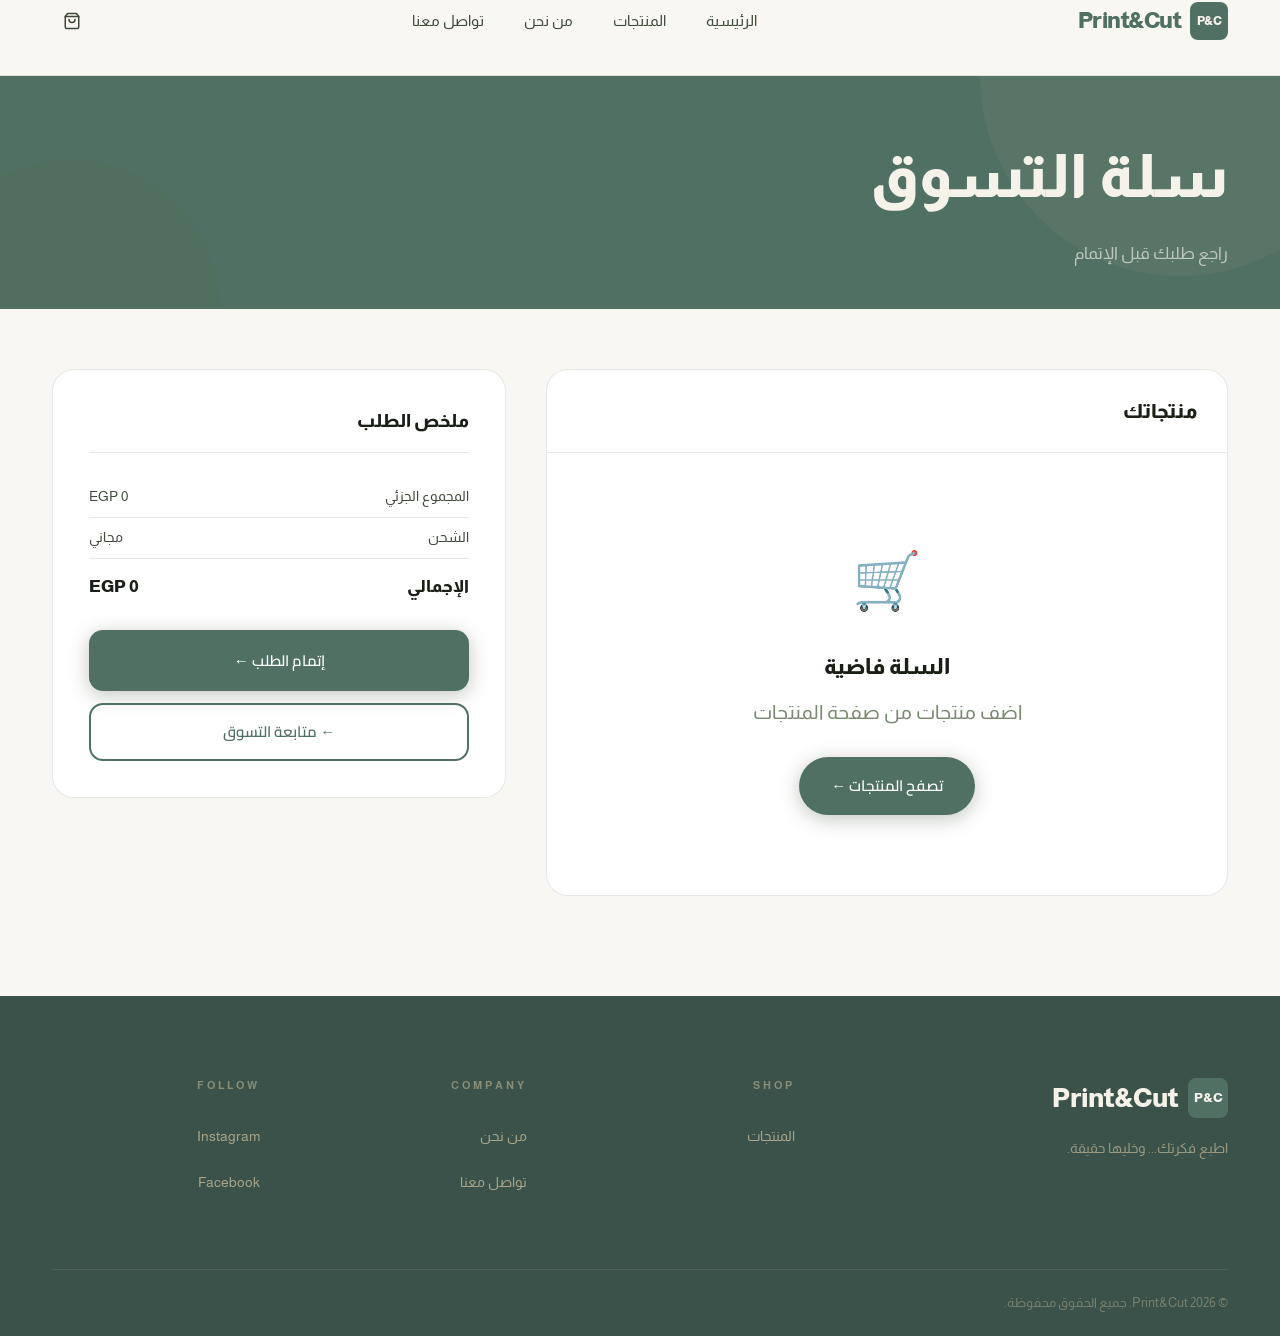
<file: cart.html>
<!DOCTYPE html>
<html lang="ar" dir="rtl">
<head>
    <meta charset="UTF-8">
    <meta name="viewport" content="width=device-width, initial-scale=1.0">
    <title>سلة التسوق — Print&Cut</title>
    <meta name="description" content="راجع سلة التسوق وأكمل طلبك من Print&Cut.">
    <link rel="preconnect" href="https://fonts.googleapis.com">
    <link rel="preconnect" href="https://fonts.gstatic.com" crossorigin>
    <link href="https://fonts.googleapis.com/css2?family=Cairo:wght@300;400;500;600;700;800;900&display=swap" rel="stylesheet">
    <link rel="stylesheet" href="css/style.css">
</head>
<body>

<header class="site-header" id="site-header">
    <div class="container">
        <div class="header-inner">
            <a href="index.html" class="header-logo">
                <div class="logo-icon">P&C</div>
                Print&Cut
            </a>
            <nav class="header-nav">
                <a href="index.html">الرئيسية</a>
                <a href="products.html">المنتجات</a>
                <a href="about.html">من نحن</a>
                <a href="contact.html">تواصل معنا</a>
            </nav>
            <div class="header-actions">
                <button class="header-btn cart-btn" id="cart-btn" aria-label="سلة التسوق" onclick="window.location.href='cart.html'">
                    <svg width="18" height="18" viewBox="0 0 24 24" fill="none" stroke="currentColor" stroke-width="2" stroke-linecap="round" stroke-linejoin="round"><path d="M6 2 3 6v14a2 2 0 0 0 2 2h14a2 2 0 0 0 2-2V6l-3-4z"/><line x1="3" y1="6" x2="21" y2="6"/><path d="M16 10a4 4 0 0 1-8 0"/></svg>
                    <span class="cart-count" id="cart-count">0</span>
                </button>
                <button class="hamburger-btn" id="hamburger"><span></span><span></span><span></span></button>
            </div>
        </div>
    </div>
</header>
<nav class="mobile-nav" id="mobile-nav">
    <a href="index.html">🏠 الرئيسية</a>
    <a href="products.html">🛍️ المنتجات</a>
    <a href="about.html">💚 من نحن</a>
    <a href="contact.html">📞 تواصل معنا</a>
</nav>

<main class="page-content">
    <section class="page-hero" style="padding:50px 0 40px;">
        <div class="page-hero-bg"></div>
        <div class="container">
            <h1>سلة التسوق</h1>
            <p>راجع طلبك قبل الإتمام</p>
        </div>
    </section>

    <section class="cart-page-section">
        <div class="container">
            <div class="cart-page-grid">
                <!-- Cart Items -->
                <div class="cart-page-items">
                    <div class="cart-page-header">
                        <h2>منتجاتك</h2>
                    </div>
                    <div id="cart-page-items-list">
                        <!-- Rendered by JS -->
                    </div>
                </div>

                <!-- Summary -->
                <div class="cart-summary-card" id="cart-page-summary">
                    <h3>ملخص الطلب</h3>
                    <div class="cart-totals">
                        <div class="cart-total-row"><span>المجموع الجزئي</span><span id="page-subtotal">0 EGP</span></div>
                        <div class="cart-total-row"><span>الشحن</span><span id="page-shipping">50 EGP</span></div>
                        <div class="cart-total-row"><span>الإجمالي</span><span id="page-total">0 EGP</span></div>
                    </div>
                    <a href="checkout.html" class="btn btn-primary" id="checkout-link" style="width:100%;justify-content:center;border-radius:14px;padding:16px;margin-top:20px;display:flex;">
                        إتمام الطلب ←
                    </a>
                    <a href="products.html" class="btn btn-outline" style="width:100%;justify-content:center;border-radius:14px;padding:14px;margin-top:12px;display:flex;">
                        ← متابعة التسوق
                    </a>
                </div>
            </div>
        </div>
    </section>
</main>

<footer class="site-footer">
    <div class="container">
        <div class="footer-top">
            <div class="footer-brand">
                <div class="logo"><div class="logo-icon">P&C</div> Print&Cut</div>
                <p class="slogan">اطبع فكرتك... وخليها حقيقة.</p>
            </div>
            <div class="footer-col"><h4>SHOP</h4><ul><li><a href="products.html">المنتجات</a></li></ul></div>
            <div class="footer-col"><h4>COMPANY</h4><ul><li><a href="about.html">من نحن</a></li><li><a href="contact.html">تواصل معنا</a></li></ul></div>
            <div class="footer-col"><h4>FOLLOW</h4><ul><li><a href="#">Instagram</a></li><li><a href="#">Facebook</a></li></ul></div>
        </div>
        <div class="footer-bottom">
            <p>© 2026 Print&Cut. جميع الحقوق محفوظة.</p>
        </div>
    </div>
</footer>

<script src="js/config.js"></script>
<script src="js/products.js"></script>
<script src="js/cart.js"></script>
<script src="js/main.js"></script>
<script>
document.addEventListener('DOMContentLoaded', () => {
    renderCartPage();
    updateCartCount();
});
</script>
</body>
</html>
</file>
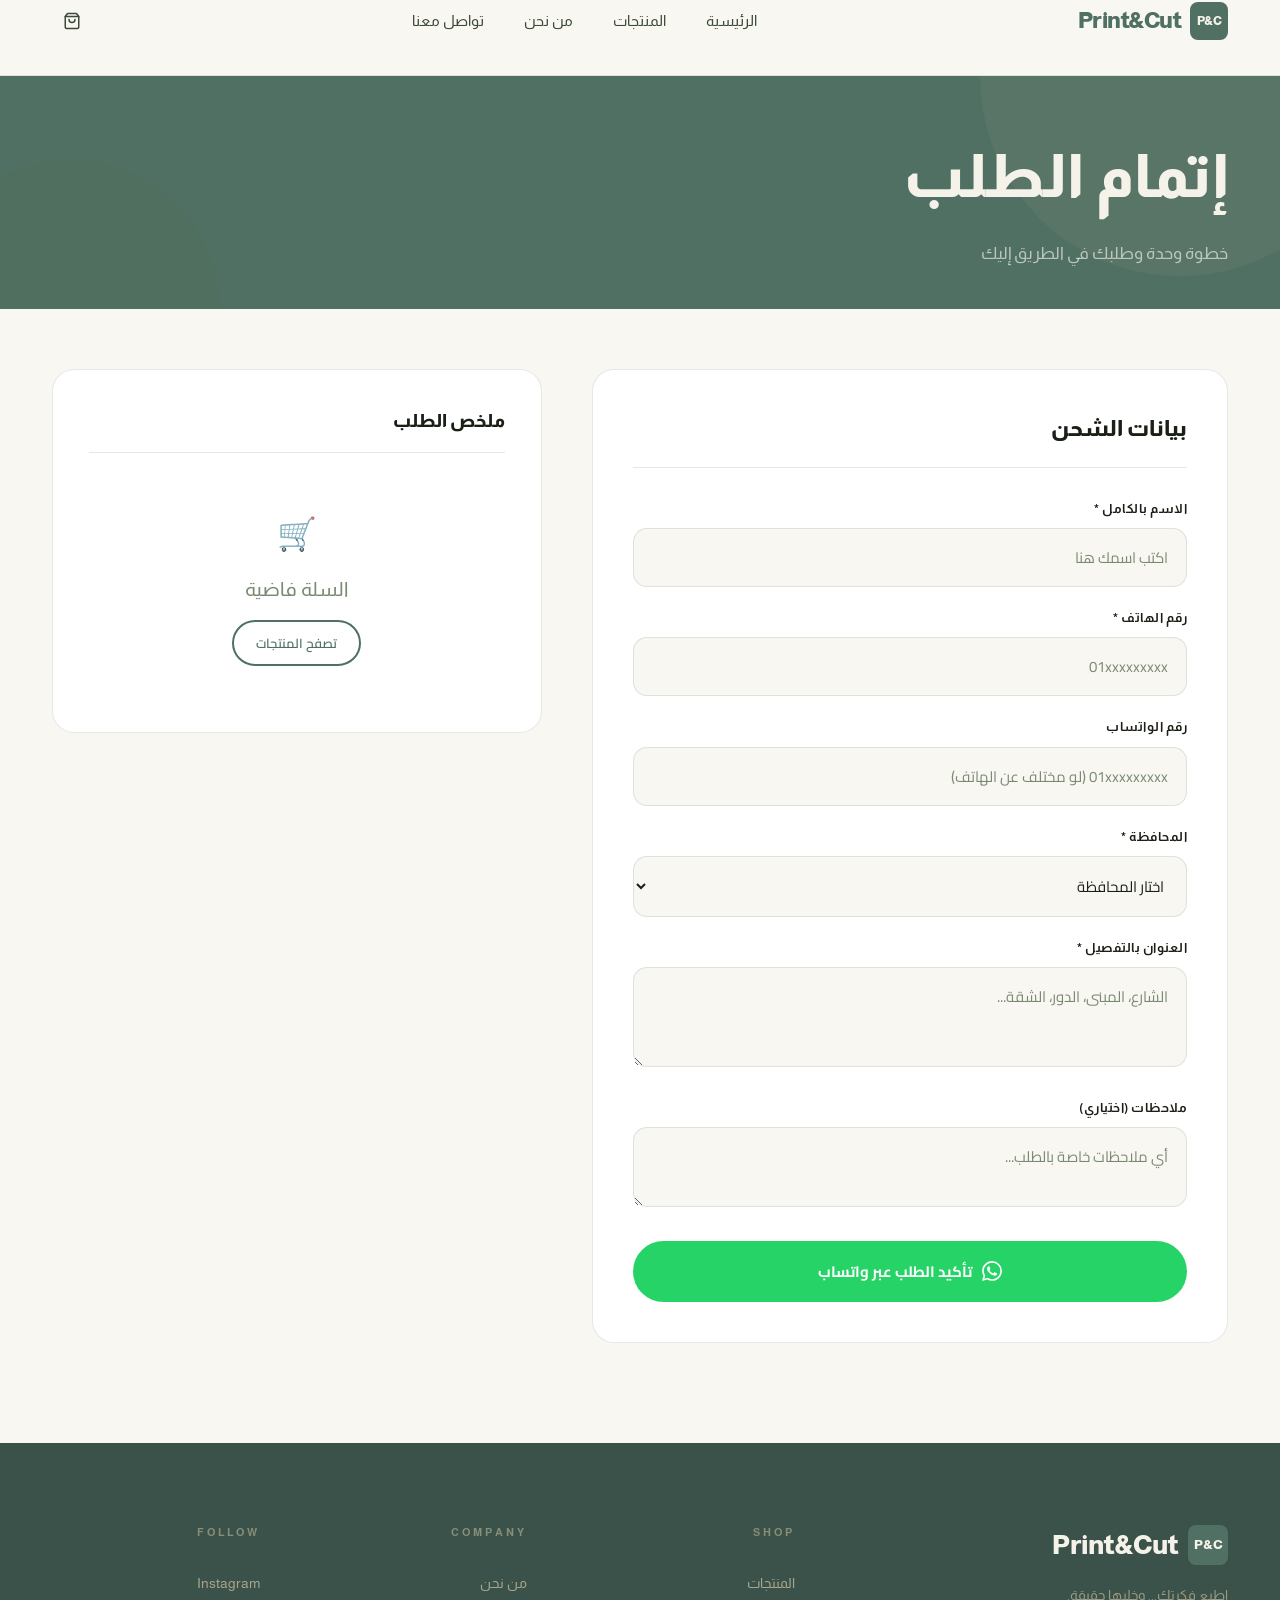
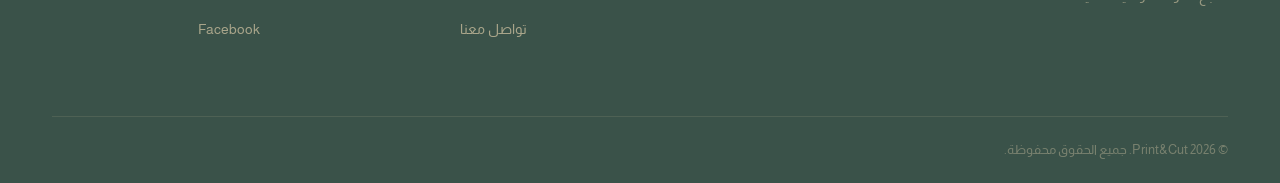
<file: checkout.html>
<!DOCTYPE html>
<html lang="ar" dir="rtl">
<head>
    <meta charset="UTF-8">
    <meta name="viewport" content="width=device-width, initial-scale=1.0">
    <title>إتمام الطلب — Print&Cut</title>
    <meta name="description" content="أكمل طلبك من Print&Cut وابدأ رحلة الطباعة المخصصة.">
    <link rel="preconnect" href="https://fonts.googleapis.com">
    <link rel="preconnect" href="https://fonts.gstatic.com" crossorigin>
    <link href="https://fonts.googleapis.com/css2?family=Cairo:wght@300;400;500;600;700;800;900&display=swap" rel="stylesheet">
    <link rel="stylesheet" href="css/style.css">
</head>
<body>

<header class="site-header" id="site-header">
    <div class="container">
        <div class="header-inner">
            <a href="index.html" class="header-logo">
                <div class="logo-icon">P&C</div>
                Print&Cut
            </a>
            <nav class="header-nav">
                <a href="index.html">الرئيسية</a>
                <a href="products.html">المنتجات</a>
                <a href="about.html">من نحن</a>
                <a href="contact.html">تواصل معنا</a>
            </nav>
            <div class="header-actions">
                <button class="header-btn cart-btn" id="cart-btn" aria-label="سلة التسوق">
                    <svg width="18" height="18" viewBox="0 0 24 24" fill="none" stroke="currentColor" stroke-width="2" stroke-linecap="round" stroke-linejoin="round"><path d="M6 2 3 6v14a2 2 0 0 0 2 2h14a2 2 0 0 0 2-2V6l-3-4z"/><line x1="3" y1="6" x2="21" y2="6"/><path d="M16 10a4 4 0 0 1-8 0"/></svg>
                    <span class="cart-count" id="cart-count">0</span>
                </button>
                <button class="hamburger-btn" id="hamburger"><span></span><span></span><span></span></button>
            </div>
        </div>
    </div>
</header>
<nav class="mobile-nav" id="mobile-nav">
    <a href="index.html">🏠 الرئيسية</a>
    <a href="products.html">🛍️ المنتجات</a>
    <a href="about.html">💚 من نحن</a>
    <a href="contact.html">📞 تواصل معنا</a>
</nav>

<main class="page-content">
    <section class="page-hero" style="padding:50px 0 40px;">
        <div class="page-hero-bg"></div>
        <div class="container">
            <h1>إتمام الطلب</h1>
            <p>خطوة وحدة وطلبك في الطريق إليك</p>
        </div>
    </section>

    <section class="checkout-section">
        <div class="container">
            <div class="checkout-grid" id="checkout-content">
                <!-- Customer Form -->
                <div class="checkout-form-card">
                    <h2>بيانات الشحن</h2>
                    <form id="checkout-form" onsubmit="handleCheckout(event)" novalidate>
                        <div class="form-group">
                            <label class="form-label" for="customer-name">الاسم بالكامل *</label>
                            <input class="form-input" type="text" id="customer-name" placeholder="اكتب اسمك هنا" required autocomplete="name">
                        </div>
                        <div class="form-group">
                            <label class="form-label" for="customer-phone">رقم الهاتف *</label>
                            <input class="form-input" type="tel" id="customer-phone" placeholder="01xxxxxxxxx" required autocomplete="tel">
                        </div>
                        <div class="form-group">
                            <label class="form-label" for="customer-whatsapp">رقم الواتساب</label>
                            <input class="form-input" type="tel" id="customer-whatsapp" placeholder="01xxxxxxxxx (لو مختلف عن الهاتف)" autocomplete="tel">
                        </div>
                        <div class="form-group">
                            <label class="form-label" for="customer-gov">المحافظة *</label>
                            <select class="form-input" id="customer-gov" required style="cursor:pointer;">
                                <option value="" disabled selected>اختار المحافظة</option>
                                <option>القاهرة</option>
                                <option>الجيزة</option>
                                <option>الإسكندرية</option>
                                <option>البحيرة</option>
                                <option>الغربية</option>
                                <option>الشرقية</option>
                                <option>الدقهلية</option>
                                <option>المنوفية</option>
                                <option>القليوبية</option>
                                <option>الفيوم</option>
                                <option>بني سويف</option>
                                <option>المنيا</option>
                                <option>أسيوط</option>
                                <option>سوهاج</option>
                                <option>قنا</option>
                                <option>الأقصر</option>
                                <option>أسوان</option>
                                <option>البحر الأحمر</option>
                                <option>مرسى مطروح</option>
                                <option>شمال سيناء</option>
                                <option>جنوب سيناء</option>
                                <option>بورسعيد</option>
                                <option>السويس</option>
                                <option>الإسماعيلية</option>
                                <option>كفر الشيخ</option>
                                <option>دمياط</option>
                                <option>الوادي الجديد</option>
                            </select>
                        </div>
                        <div class="form-group">
                            <label class="form-label" for="customer-address">العنوان بالتفصيل *</label>
                            <textarea class="form-input" id="customer-address" placeholder="الشارع، المبنى، الدور، الشقة..." required></textarea>
                        </div>
                        <div class="form-group">
                            <label class="form-label" for="customer-notes">ملاحظات (اختياري)</label>
                            <textarea class="form-input" id="customer-notes" placeholder="أي ملاحظات خاصة بالطلب..." style="height:80px;"></textarea>
                        </div>
                        <button type="submit" class="confirm-btn" id="confirm-btn">
                            <svg width="20" height="20" viewBox="0 0 24 24" fill="currentColor"><path d="M17.472 14.382c-.297-.149-1.758-.867-2.03-.967-.273-.099-.471-.148-.67.15-.197.297-.767.966-.94 1.164-.173.199-.347.223-.644.075-.297-.15-1.255-.463-2.39-1.475-.883-.788-1.48-1.761-1.653-2.059-.173-.297-.018-.458.13-.606.134-.133.298-.347.446-.52.149-.174.198-.298.298-.497.099-.198.05-.371-.025-.52-.075-.149-.669-1.612-.916-2.207-.242-.579-.487-.5-.669-.51-.173-.008-.371-.01-.57-.01-.198 0-.52.074-.792.372-.272.297-1.04 1.016-1.04 2.479 0 1.462 1.065 2.875 1.213 3.074.149.198 2.096 3.2 5.077 4.487.709.306 1.262.489 1.694.625.712.227 1.36.195 1.871.118.571-.085 1.758-.719 2.006-1.413.248-.694.248-1.289.173-1.413-.074-.124-.272-.198-.57-.347m-5.421 7.403h-.004a9.87 9.87 0 01-5.031-1.378l-.361-.214-3.741.982.998-3.648-.235-.374a9.86 9.86 0 01-1.51-5.26c.001-5.45 4.436-9.884 9.888-9.884 2.64 0 5.122 1.03 6.988 2.898a9.825 9.825 0 012.893 6.994c-.003 5.45-4.437 9.884-9.885 9.884m8.413-18.297A11.815 11.815 0 0012.05 0C5.495 0 .16 5.335.157 11.892c0 2.096.547 4.142 1.588 5.945L.057 24l6.305-1.654a11.882 11.882 0 005.683 1.448h.005c6.554 0 11.89-5.335 11.893-11.893a11.821 11.821 0 00-3.48-8.413z"/></svg>
                            تأكيد الطلب عبر واتساب
                        </button>
                    </form>
                </div>

                <!-- Order Summary -->
                <div class="order-summary-card" id="order-summary">
                    <h3>ملخص الطلب</h3>
                    <div id="order-items-list">
                        <div style="text-align:center;padding:30px;color:var(--text-muted);">
                            <div style="font-size:32px;margin-bottom:10px;">🛒</div>
                            <p>السلة فاضية</p>
                            <a href="products.html" class="btn btn-outline btn-sm" style="margin-top:14px;display:inline-flex;">تصفح المنتجات</a>
                        </div>
                    </div>
                    <div class="order-totals" id="order-totals-section" style="display:none;">
                        <div class="order-total-row"><span>المجموع الجزئي</span><span id="order-subtotal">0</span></div>
                        <div class="order-total-row"><span>الشحن</span><span id="order-shipping">50 EGP</span></div>
                        <div class="order-total-row grand"><span>الإجمالي</span><span id="order-total">0</span></div>
                    </div>
                </div>
            </div>
        </div>
    </section>
</main>

<footer class="site-footer">
    <div class="container">
        <div class="footer-top">
            <div class="footer-brand">
                <div class="logo"><div class="logo-icon">P&C</div> Print&Cut</div>
                <p class="slogan">اطبع فكرتك... وخليها حقيقة.</p>
            </div>
            <div class="footer-col"><h4>SHOP</h4><ul><li><a href="products.html">المنتجات</a></li></ul></div>
            <div class="footer-col"><h4>COMPANY</h4><ul><li><a href="about.html">من نحن</a></li><li><a href="contact.html">تواصل معنا</a></li></ul></div>
            <div class="footer-col"><h4>FOLLOW</h4><ul><li><a href="#">Instagram</a></li><li><a href="#">Facebook</a></li></ul></div>
        </div>
        <div class="footer-bottom">
            <p>© 2026 Print&Cut. جميع الحقوق محفوظة.</p>
        </div>
    </div>
</footer>

<script src="js/config.js"></script>
<script src="js/products.js"></script>
<script src="js/cart.js"></script>
<script src="js/main.js"></script>
<script>
document.addEventListener('DOMContentLoaded', () => {
    renderOrderSummary();
    updateCartCount();
});

function renderOrderSummary() {
    const cart = getCart();
    const { subtotal, shipping, total } = getCartTotals();
    const listEl = document.getElementById('order-items-list');
    const totalsEl = document.getElementById('order-totals-section');

    if (!cart.length) return;

    listEl.innerHTML = cart.map(item => `
        <div class="order-item">
            <div class="order-item-img">
                <img src="${item.image}" alt="${item.name}" loading="lazy">
            </div>
            <div class="order-item-info">
                <div class="order-item-name">${item.name}</div>
                <div class="order-item-qty">${item.option ? item.option + ' · ' : ''}الكمية: ${item.qty}</div>
            </div>
            <div class="order-item-price">${(item.price * item.qty).toLocaleString()} EGP</div>
        </div>
    `).join('');

    if (totalsEl) totalsEl.style.display = '';
    document.getElementById('order-subtotal').textContent = `${subtotal.toLocaleString()} EGP`;
    document.getElementById('order-shipping').textContent = `${shipping} EGP`;
    document.getElementById('order-total').textContent = `${total.toLocaleString()} EGP`;
}

function handleCheckout(e) {
    e.preventDefault();

    const name = document.getElementById('customer-name').value.trim();
    const phone = document.getElementById('customer-phone').value.trim();
    const gov = document.getElementById('customer-gov').value;
    const address = document.getElementById('customer-address').value.trim();
    const notes = document.getElementById('customer-notes').value.trim();

    if (!name || !phone || !gov || !address) {
        showToast('من فضلك املأ جميع الحقول المطلوبة', 'error');
        return;
    }

    const cart = getCart();
    if (!cart.length) {
        showToast('السلة فاضية!', 'error');
        return;
    }

    const { total, shipping } = getCartTotals();

    const orderLines = cart.map(item =>
        `• ${item.name}${item.option ? ' (' + item.option + ')' : ''} × ${item.qty} = ${(item.price * item.qty).toLocaleString()} EGP`
    ).join('\n');

    const message = `
طلب جديد من Print&Cut 🖨️

👤 اسم العميل: ${name}
📞 رقم الهاتف: ${phone}
📍 المحافظة: ${gov}
🏠 العنوان: ${address}
${notes ? '📝 ملاحظات: ' + notes : ''}

━━━━━━━━━━━━━━━━━━━━━━
🛍️ الطلب:
${orderLines}
━━━━━━━━━━━━━━━━━━━━━━
🚚 الشحن: ${shipping} EGP
💰 الإجمالي: ${total.toLocaleString()} EGP
    `.trim();

    const whatsappUrl = `https://wa.me/201214138489?text=${encodeURIComponent(message)}`;

    // Visual feedback
    const btn = document.getElementById('confirm-btn');
    btn.textContent = '⏳ جاري الإرسال...';
    btn.disabled = true;

    setTimeout(() => {
        window.open(whatsappUrl, '_blank');
        clearCart();
        showToast('تم إرسال طلبك! ✓');
        setTimeout(() => {
            window.location.href = 'index.html';
        }, 2500);
    }, 800);
}
</script>
</body>
</html>
</file>
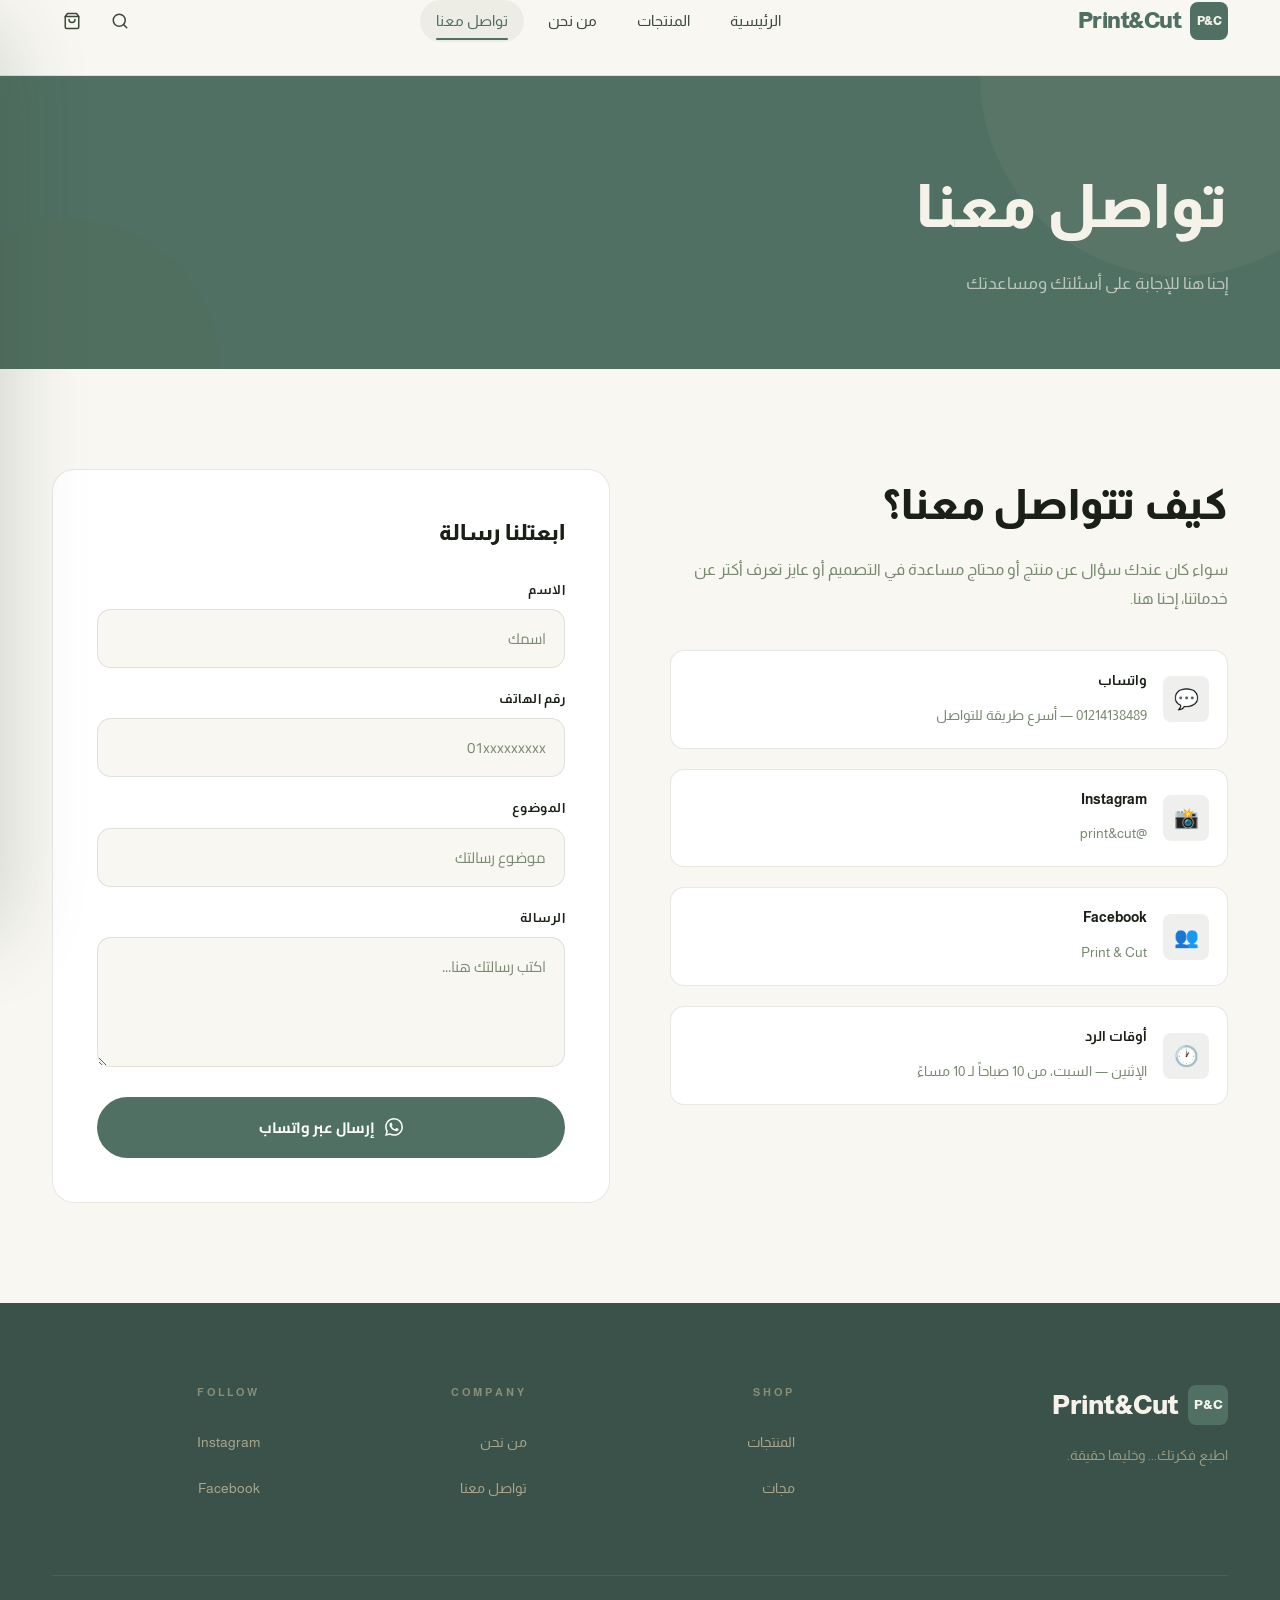
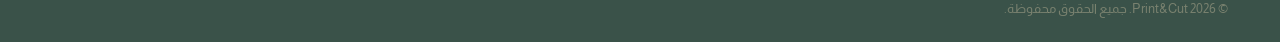
<file: contact.html>
<!DOCTYPE html>
<html lang="ar" dir="rtl">
<head>
    <meta charset="UTF-8">
    <meta name="viewport" content="width=device-width, initial-scale=1.0">
    <title>تواصل معنا — Print&Cut</title>
    <meta name="description" content="تواصل مع فريق Print&Cut. نحن هنا للإجابة على أسئلتك ومساعدتك في طلبك.">
    <link rel="preconnect" href="https://fonts.googleapis.com">
    <link rel="preconnect" href="https://fonts.gstatic.com" crossorigin>
    <link href="https://fonts.googleapis.com/css2?family=Cairo:wght@300;400;500;600;700;800;900&display=swap" rel="stylesheet">
    <link rel="stylesheet" href="css/style.css">
</head>
<body>

<div class="cart-overlay" id="cart-overlay"></div>
<aside class="cart-sidebar" id="cart-sidebar">
    <div class="cart-header">
        <h3>سلة التسوق</h3>
        <button class="cart-close" id="cart-close">✕</button>
    </div>
    <div class="cart-items" id="cart-items"></div>
    <div class="cart-footer">
        <div class="cart-totals">
            <div class="cart-total-row"><span>المجموع</span><span id="cart-subtotal">0 EGP</span></div>
            <div class="cart-total-row"><span>الشحن</span><span id="cart-shipping">مجاني</span></div>
            <div class="cart-total-row"><span>الإجمالي</span><span id="cart-total">0 EGP</span></div>
        </div>
        <a href="checkout.html" class="btn btn-primary" style="width:100%;justify-content:center;border-radius:14px;padding:16px;">إتمام الطلب ←</a>
    </div>
</aside>

<header class="site-header" id="site-header">
    <div class="container">
        <div class="header-inner">
            <a href="index.html" class="header-logo">
                <div class="logo-icon">P&C</div>
                Print&Cut
            </a>
            <nav class="header-nav">
                <a href="index.html">الرئيسية</a>
                <a href="products.html">المنتجات</a>
                <a href="about.html">من نحن</a>
                <a href="contact.html" class="active">تواصل معنا</a>
            </nav>
            <div class="header-actions">
                <button class="header-btn" id="search-btn" aria-label="بحث">
                    <svg width="18" height="18" viewBox="0 0 24 24" fill="none" stroke="currentColor" stroke-width="2" stroke-linecap="round" stroke-linejoin="round"><circle cx="11" cy="11" r="8"/><path d="m21 21-4.35-4.35"/></svg>
                </button>
                <button class="header-btn cart-btn" id="cart-btn" aria-label="سلة التسوق">
                    <svg width="18" height="18" viewBox="0 0 24 24" fill="none" stroke="currentColor" stroke-width="2" stroke-linecap="round" stroke-linejoin="round"><path d="M6 2 3 6v14a2 2 0 0 0 2 2h14a2 2 0 0 0 2-2V6l-3-4z"/><line x1="3" y1="6" x2="21" y2="6"/><path d="M16 10a4 4 0 0 1-8 0"/></svg>
                    <span class="cart-count" id="cart-count">0</span>
                </button>
                <button class="hamburger-btn" id="hamburger"><span></span><span></span><span></span></button>
            </div>
        </div>
    </div>
</header>
<nav class="mobile-nav" id="mobile-nav">
    <a href="index.html">🏠 الرئيسية</a>
    <a href="products.html">🛍️ المنتجات</a>
    <a href="about.html">💚 من نحن</a>
    <a href="contact.html">📞 تواصل معنا</a>
</nav>

<main class="page-content">
    <section class="page-hero">
        <div class="page-hero-bg"></div>
        <div class="container">
            <h1 class="reveal">تواصل معنا</h1>
            <p class="reveal reveal-delay-1">إحنا هنا للإجابة على أسئلتك ومساعدتك</p>
        </div>
    </section>

    <section class="contact-section">
        <div class="container">
            <div class="contact-grid">
                <div class="contact-info reveal">
                    <h2>كيف تتواصل معنا؟</h2>
                    <p>سواء كان عندك سؤال عن منتج أو محتاج مساعدة في التصميم أو عايز تعرف أكتر عن خدماتنا، إحنا هنا.</p>
                    <div class="contact-items">
                        <a href="https://wa.me/201000000000" class="contact-item" style="text-decoration:none;">
                            <div class="contact-item-icon">💬</div>
                            <div class="contact-item-text">
                                <strong>واتساب</strong>
                                <span>01214138489 — أسرع طريقة للتواصل</span>
                            </div>
                        </a>
                        <div class="contact-item">
                            <div class="contact-item-icon">📸</div>
                            <div class="contact-item-text">
                                <strong>Instagram</strong>
                                <span>@print&cut</span>
                            </div>
                        </div>
                        <div class="contact-item">
                            <div class="contact-item-icon">👥</div>
                            <div class="contact-item-text">
                                <strong>Facebook</strong>
                                <span>Print & Cut</span>
                            </div>
                        </div>
                        <div class="contact-item">
                            <div class="contact-item-icon">🕐</div>
                            <div class="contact-item-text">
                                <strong>أوقات الرد</strong>
                                <span>الإثنين — السبت، من 10 صباحاً لـ 10 مساءً</span>
                            </div>
                        </div>
                    </div>
                </div>

                <div class="contact-form-card reveal reveal-delay-2">
                    <h3>ابعتلنا رسالة</h3>
                    <form id="contact-form" onsubmit="handleContactSubmit(event)" novalidate>
                        <div class="form-group">
                            <label class="form-label" for="contact-name">الاسم</label>
                            <input class="form-input" type="text" id="contact-name" placeholder="اسمك" required>
                        </div>
                        <div class="form-group">
                            <label class="form-label" for="contact-phone">رقم الهاتف</label>
                            <input class="form-input" type="tel" id="contact-phone" placeholder="01xxxxxxxxx" required>
                        </div>
                        <div class="form-group">
                            <label class="form-label" for="contact-subject">الموضوع</label>
                            <input class="form-input" type="text" id="contact-subject" placeholder="موضوع رسالتك">
                        </div>
                        <div class="form-group">
                            <label class="form-label" for="contact-message">الرسالة</label>
                            <textarea class="form-input" id="contact-message" placeholder="اكتب رسالتك هنا..." required style="height:130px;"></textarea>
                        </div>
                        <button type="submit" class="submit-btn" id="contact-submit-btn">
                            <svg width="18" height="18" viewBox="0 0 24 24" fill="currentColor"><path d="M17.472 14.382c-.297-.149-1.758-.867-2.03-.967-.273-.099-.471-.148-.67.15-.197.297-.767.966-.94 1.164-.173.199-.347.223-.644.075-.297-.15-1.255-.463-2.39-1.475-.883-.788-1.48-1.761-1.653-2.059-.173-.297-.018-.458.13-.606.134-.133.298-.347.446-.52.149-.174.198-.298.298-.497.099-.198.05-.371-.025-.52-.075-.149-.669-1.612-.916-2.207-.242-.579-.487-.5-.669-.51-.173-.008-.371-.01-.57-.01-.198 0-.52.074-.792.372-.272.297-1.04 1.016-1.04 2.479 0 1.462 1.065 2.875 1.213 3.074.149.198 2.096 3.2 5.077 4.487.709.306 1.262.489 1.694.625.712.227 1.36.195 1.871.118.571-.085 1.758-.719 2.006-1.413.248-.694.248-1.289.173-1.413-.074-.124-.272-.198-.57-.347m-5.421 7.403h-.004a9.87 9.87 0 01-5.031-1.378l-.361-.214-3.741.982.998-3.648-.235-.374a9.86 9.86 0 01-1.51-5.26c.001-5.45 4.436-9.884 9.888-9.884 2.64 0 5.122 1.03 6.988 2.898a9.825 9.825 0 012.893 6.994c-.003 5.45-4.437 9.884-9.885 9.884m8.413-18.297A11.815 11.815 0 0012.05 0C5.495 0 .16 5.335.157 11.892c0 2.096.547 4.142 1.588 5.945L.057 24l6.305-1.654a11.882 11.882 0 005.683 1.448h.005c6.554 0 11.89-5.335 11.893-11.893a11.821 11.821 0 00-3.48-8.413z"/></svg>
                            إرسال عبر واتساب
                        </button>
                    </form>
                </div>
            </div>
        </div>
    </section>
</main>

<footer class="site-footer">
    <div class="container">
        <div class="footer-top">
            <div class="footer-brand">
                <div class="logo"><div class="logo-icon">P&C</div> Print&Cut</div>
                <p class="slogan">اطبع فكرتك... وخليها حقيقة.</p>
            </div>
            <div class="footer-col"><h4>SHOP</h4><ul><li><a href="products.html">المنتجات</a></li><li><a href="products.html?cat=mugs">مجات</a></li></ul></div>
            <div class="footer-col"><h4>COMPANY</h4><ul><li><a href="about.html">من نحن</a></li><li><a href="contact.html">تواصل معنا</a></li></ul></div>
            <div class="footer-col"><h4>FOLLOW</h4><ul><li><a href="#">Instagram</a></li><li><a href="#">Facebook</a></li></ul></div>
        </div>
        <div class="footer-bottom">
            <p>© 2026 Print&Cut. جميع الحقوق محفوظة.</p>
        </div>
    </div>
</footer>

<script src="js/config.js"></script>
<script src="js/products.js"></script>
<script src="js/cart.js"></script>
<script src="js/main.js"></script>
<script>
function handleContactSubmit(e) {
    e.preventDefault();
    const name = document.getElementById('contact-name').value.trim();
    const phone = document.getElementById('contact-phone').value.trim();
    const subject = document.getElementById('contact-subject').value.trim();
    const message = document.getElementById('contact-message').value.trim();

    if (!name || !phone || !message) {
        showToast('من فضلك املأ الحقول المطلوبة', 'error');
        return;
    }

    const text = `
مرحباً Print&Cut 👋

الاسم: ${name}
الهاتف: ${phone}
${subject ? 'الموضوع: ' + subject : ''}

الرسالة:
${message}
    `.trim();

    const btn = document.getElementById('contact-submit-btn');
    btn.textContent = '⏳ جاري الإرسال...';
    btn.disabled = true;

    setTimeout(() => {
        window.open(`https://wa.me/${CONFIG.whatsapp}?text=${encodeURIComponent(text)}`, '_blank');
        showToast('تم إرسال رسالتك! سنرد عليك قريباً ✓');
        document.getElementById('contact-form').reset();
        btn.innerHTML = `<svg width="18" height="18" viewBox="0 0 24 24" fill="currentColor"><path d="M17.472 14.382c-.297-.149-1.758-.867-2.03-.967-.273-.099-.471-.148-.67.15-.197.297-.767.966-.94 1.164-.173.199-.347.223-.644.075-.297-.15-1.255-.463-2.39-1.475-.883-.788-1.48-1.761-1.653-2.059-.173-.297-.018-.458.13-.606.134-.133.298-.347.446-.52.149-.174.198-.298.298-.497.099-.198.05-.371-.025-.52-.075-.149-.669-1.612-.916-2.207-.242-.579-.487-.5-.669-.51-.173-.008-.371-.01-.57-.01-.198 0-.52.074-.792.372-.272.297-1.04 1.016-1.04 2.479 0 1.462 1.065 2.875 1.213 3.074.149.198 2.096 3.2 5.077 4.487.709.306 1.262.489 1.694.625.712.227 1.36.195 1.871.118.571-.085 1.758-.719 2.006-1.413.248-.694.248-1.289.173-1.413-.074-.124-.272-.198-.57-.347m-5.421 7.403h-.004a9.87 9.87 0 01-5.031-1.378l-.361-.214-3.741.982.998-3.648-.235-.374a9.86 9.86 0 01-1.51-5.26c.001-5.45 4.436-9.884 9.888-9.884 2.64 0 5.122 1.03 6.988 2.898a9.825 9.825 0 012.893 6.994c-.003 5.45-4.437 9.884-9.885 9.884m8.413-18.297A11.815 11.815 0 0012.05 0C5.495 0 .16 5.335.157 11.892c0 2.096.547 4.142 1.588 5.945L.057 24l6.305-1.654a11.882 11.882 0 005.683 1.448h.005c6.554 0 11.89-5.335 11.893-11.893a11.821 11.821 0 00-3.48-8.413z"/></svg> إرسال عبر واتساب`;
        btn.disabled = false;
    }, 800);
}
</script>
</body>
</html>
</file>
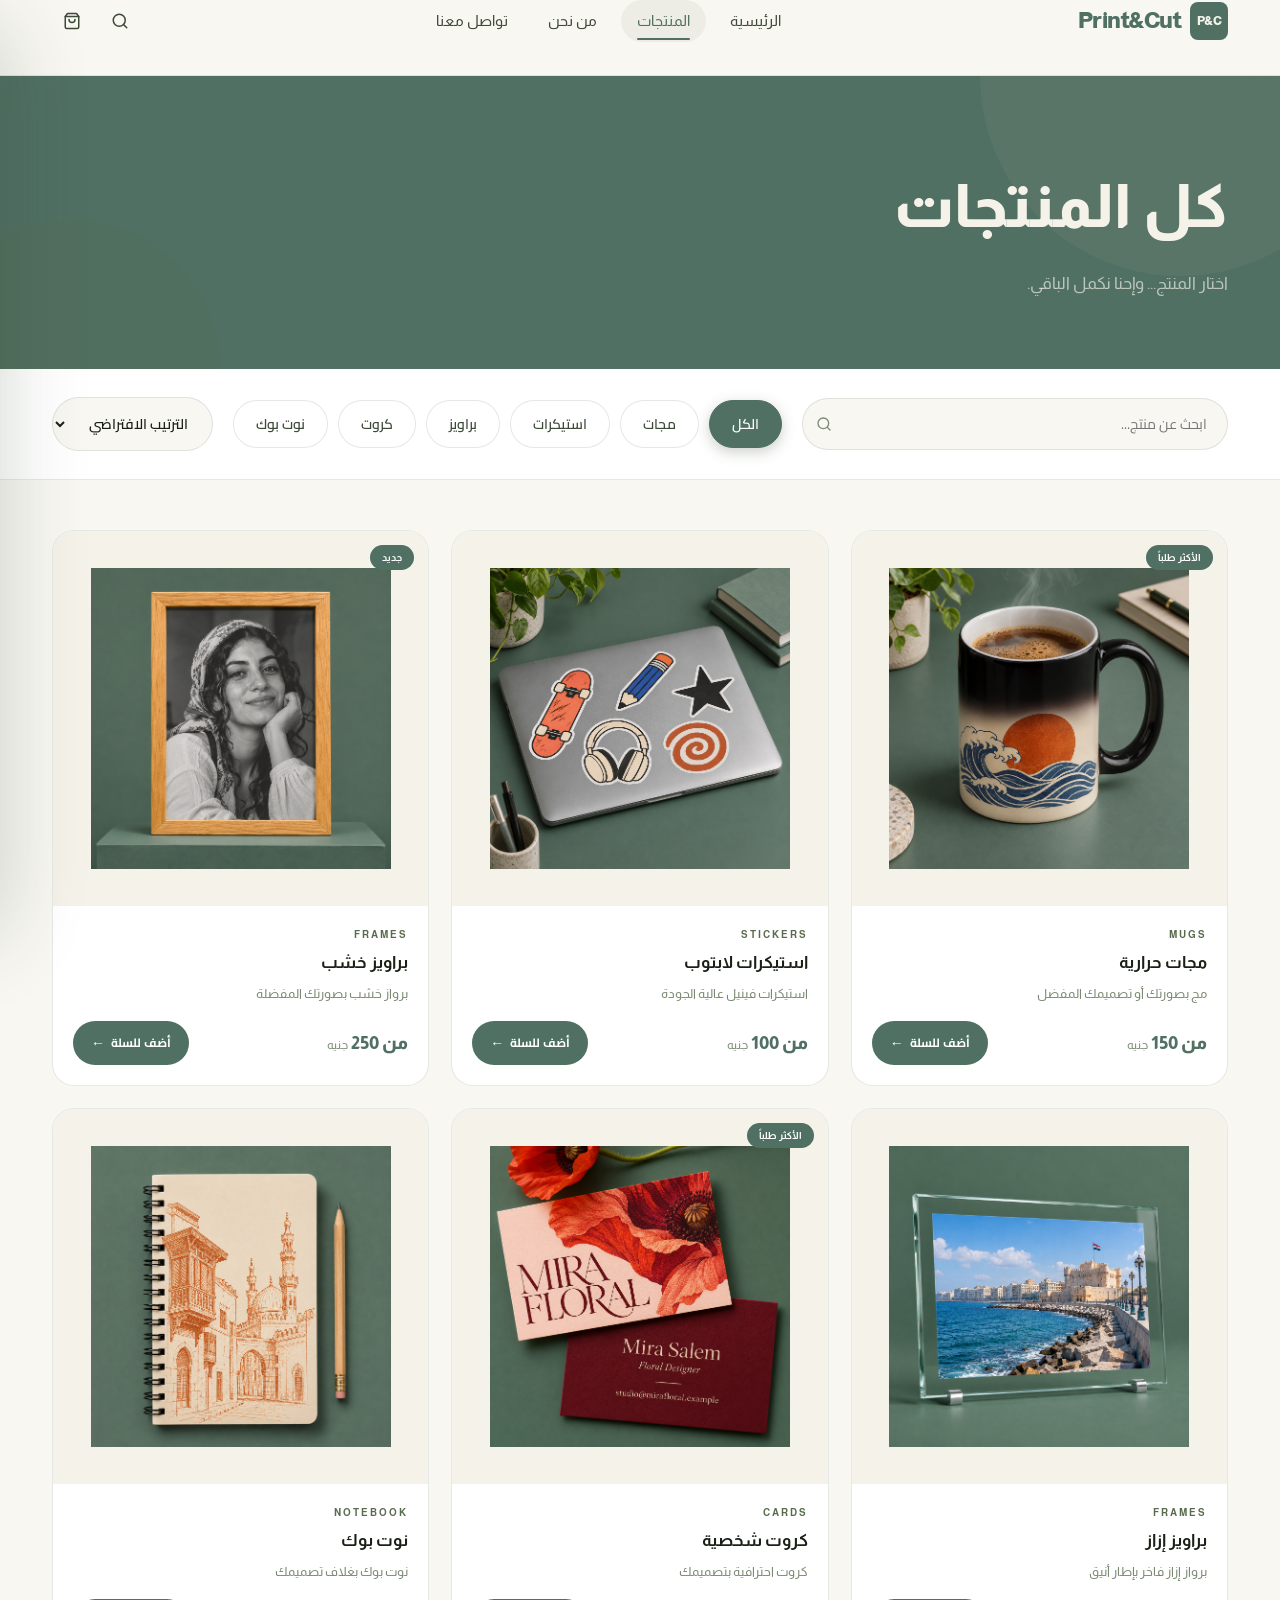
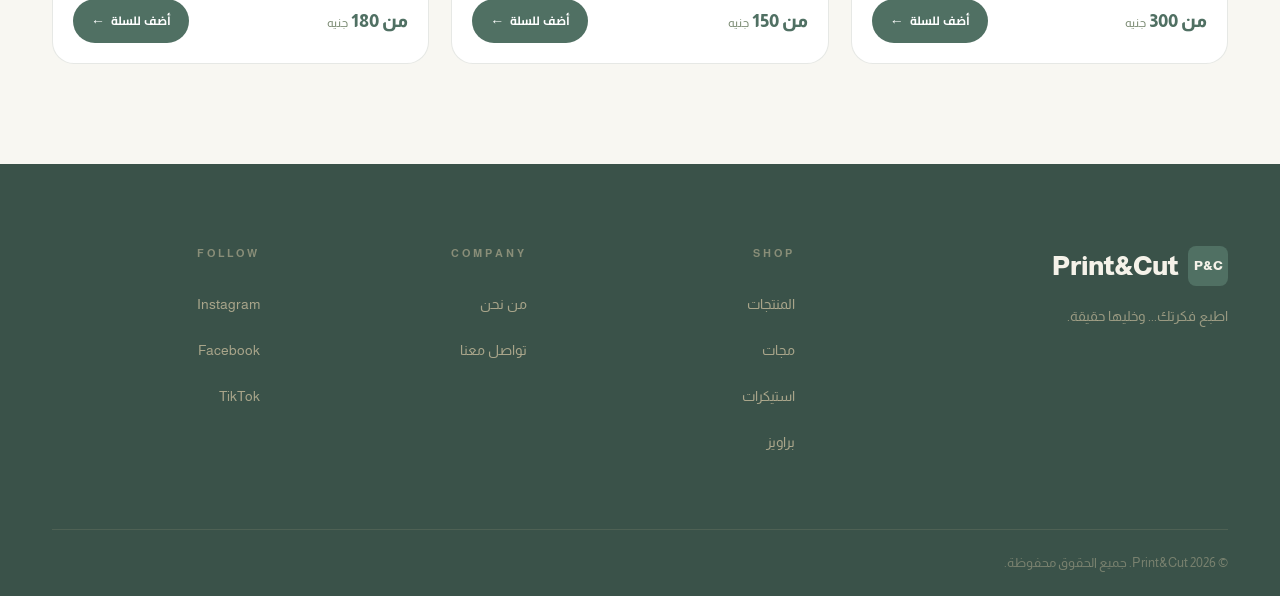
<file: product.html>
<!DOCTYPE html>
<html lang="ar" dir="rtl">
<head>
    <meta charset="UTF-8">
    <meta name="viewport" content="width=device-width, initial-scale=1.0">
    <title>تفاصيل المنتج — Print&Cut</title>
    <meta name="description" content="اعرف أكتر عن منتجات Print&Cut المخصصة.">
    <link rel="preconnect" href="https://fonts.googleapis.com">
    <link rel="preconnect" href="https://fonts.gstatic.com" crossorigin>
    <link href="https://fonts.googleapis.com/css2?family=Cairo:wght@300;400;500;600;700;800;900&display=swap" rel="stylesheet">
    <link rel="stylesheet" href="css/style.css">
</head>
<body>

<div class="cart-overlay" id="cart-overlay"></div>
<aside class="cart-sidebar" id="cart-sidebar">
    <div class="cart-header">
        <h3>سلة التسوق</h3>
        <button class="cart-close" id="cart-close">✕</button>
    </div>
    <div class="cart-items" id="cart-items"></div>
    <div class="cart-footer">
        <div class="cart-totals">
            <div class="cart-total-row"><span>المجموع</span><span id="cart-subtotal">0 EGP</span></div>
            <div class="cart-total-row"><span>الشحن</span><span id="cart-shipping">مجاني</span></div>
            <div class="cart-total-row"><span>الإجمالي</span><span id="cart-total">0 EGP</span></div>
        </div>
        <a href="checkout.html" class="btn btn-primary" style="width:100%;justify-content:center;border-radius:14px;padding:16px;">إتمام الطلب ←</a>
    </div>
</aside>

<header class="site-header" id="site-header">
    <div class="container">
        <div class="header-inner">
            <a href="index.html" class="header-logo">
                <div class="logo-icon">P&C</div>
                Print&Cut
            </a>
            <nav class="header-nav">
                <a href="index.html">الرئيسية</a>
                <a href="products.html" class="active">المنتجات</a>
                <a href="about.html">من نحن</a>
                <a href="contact.html">تواصل معنا</a>
            </nav>
            <div class="header-actions">
                <button class="header-btn" id="search-btn" aria-label="بحث">
                    <svg width="18" height="18" viewBox="0 0 24 24" fill="none" stroke="currentColor" stroke-width="2" stroke-linecap="round" stroke-linejoin="round"><circle cx="11" cy="11" r="8"/><path d="m21 21-4.35-4.35"/></svg>
                </button>
                <button class="header-btn cart-btn" id="cart-btn" aria-label="سلة التسوق">
                    <svg width="18" height="18" viewBox="0 0 24 24" fill="none" stroke="currentColor" stroke-width="2" stroke-linecap="round" stroke-linejoin="round"><path d="M6 2 3 6v14a2 2 0 0 0 2 2h14a2 2 0 0 0 2-2V6l-3-4z"/><line x1="3" y1="6" x2="21" y2="6"/><path d="M16 10a4 4 0 0 1-8 0"/></svg>
                    <span class="cart-count" id="cart-count">0</span>
                </button>
                <button class="hamburger-btn" id="hamburger"><span></span><span></span><span></span></button>
            </div>
        </div>
    </div>
</header>
<nav class="mobile-nav" id="mobile-nav">
    <a href="index.html">🏠 الرئيسية</a>
    <a href="products.html">🛍️ المنتجات</a>
    <a href="about.html">💚 من نحن</a>
    <a href="contact.html">📞 تواصل معنا</a>
</nav>

<main class="page-content">
    <section class="product-detail-section">
        <div class="container">
            <!-- Breadcrumb -->
            <nav style="margin-bottom:36px;font-size:13px;color:var(--text-muted);">
                <a href="index.html" style="color:var(--text-muted);transition:color 0.2s;">الرئيسية</a>
                <span style="margin:0 8px;">←</span>
                <a href="products.html" style="color:var(--text-muted);transition:color 0.2s;">المنتجات</a>
                <span style="margin:0 8px;">←</span>
                <span id="breadcrumb-name" style="color:var(--text-dark);font-weight:600;">...</span>
            </nav>

            <div class="product-detail-grid" id="product-detail-content">
                <!-- Rendered by JS -->
                <div style="text-align:center;padding:100px 20px;grid-column:1/-1;">
                    <div style="font-size:48px;margin-bottom:16px;">⏳</div>
                    <p style="color:var(--text-muted);">جاري تحميل المنتج...</p>
                </div>
            </div>
        </div>
    </section>
</main>

<footer class="site-footer">
    <div class="container">
        <div class="footer-top">
            <div class="footer-brand">
                <div class="logo"><div class="logo-icon">P&C</div> Print&Cut</div>
                <p class="slogan">اطبع فكرتك... وخليها حقيقة.</p>
            </div>
            <div class="footer-col">
                <h4>SHOP</h4>
                <ul>
                    <li><a href="products.html">المنتجات</a></li>
                    <li><a href="products.html?cat=mugs">مجات</a></li>
                    <li><a href="products.html?cat=frames">براويز</a></li>
                </ul>
            </div>
            <div class="footer-col">
                <h4>COMPANY</h4>
                <ul>
                    <li><a href="about.html">من نحن</a></li>
                    <li><a href="contact.html">تواصل معنا</a></li>
                </ul>
            </div>
            <div class="footer-col">
                <h4>FOLLOW</h4>
                <ul>
                    <li><a href="#">Instagram</a></li>
                    <li><a href="#">Facebook</a></li>
                </ul>
            </div>
        </div>
        <div class="footer-bottom">
            <p>© 2026 Print&Cut. جميع الحقوق محفوظة.</p>
        </div>
    </div>
</footer>

<script src="js/config.js"></script>
<script src="js/products.js"></script>
<script src="js/cart.js"></script>
<script src="js/main.js"></script>
<script>
document.addEventListener('DOMContentLoaded', () => {
    const params = new URLSearchParams(window.location.search);
    const productId = params.get('id');

    if (!productId) {
        window.location.href = 'products.html';
        return;
    }

    const product = getProductById(productId);

    if (!product) {
        document.getElementById('product-detail-content').innerHTML = `
            <div style="text-align:center;padding:100px 20px;grid-column:1/-1;">
                <div style="font-size:48px;margin-bottom:16px;">😕</div>
                <h3 style="font-size:22px;font-weight:800;margin-bottom:10px;">المنتج مش موجود</h3>
                <p style="color:var(--text-muted);margin-bottom:24px;">المنتج اللي بتدور عليه مش موجود</p>
                <a href="products.html" class="btn btn-primary">العودة للمنتجات</a>
            </div>
        `;
        return;
    }

    // Update title and breadcrumb
    document.title = `${product.name} — Print&Cut`;
    document.getElementById('breadcrumb-name').textContent = product.name;

    let selectedOption = product.options ? product.options[0] : '';
    let qty = 1;
    let uploadedFileName = '';

    function render() {
        document.getElementById('product-detail-content').innerHTML = `
            <!-- GALLERY -->
            <div class="product-gallery">
                <div class="product-main-img" id="main-img-wrap">
                    <img src="${product.image}" alt="${product.name}" id="main-product-img" width="400">
                </div>
                <div class="product-thumbs">
                    ${product.images.map((img, i) => `
                        <div class="product-thumb ${i === 0 ? 'active' : ''}" onclick="switchImg('${img}', this)">
                            <img src="${img}" alt="${product.name} ${i+1}">
                        </div>
                    `).join('')}
                </div>
            </div>

            <!-- INFO -->
            <div class="product-info">
                <span class="product-detail-category">${product.categoryLabel}</span>
                <h1 class="product-detail-name">${product.name}</h1>
                <div class="product-detail-price">
                    ${product.price.toLocaleString()} <span>جنيه مصري</span>
                </div>
                <p class="product-detail-desc">${product.description}</p>

                ${product.options && product.options.length ? `
                <div class="product-option-group">
                    <span class="option-label">الاختيارات</span>
                    <div class="option-buttons" id="option-buttons">
                        ${product.options.map((opt, i) => `
                            <button class="option-btn ${i === 0 ? 'active' : ''}" onclick="selectOption('${opt}', this)">${opt}</button>
                        `).join('')}
                    </div>
                </div>` : ''}

                ${product.sizes && product.sizes.length ? `
                <div class="product-option-group">
                    <span class="option-label">المقاس</span>
                    <div class="option-buttons" id="size-buttons">
                        ${product.sizes.map((s, i) => `
                            <button class="option-btn ${i === 0 ? 'active' : ''}" onclick="selectSize(this)">${s}</button>
                        `).join('')}
                    </div>
                </div>` : ''}

                <div class="qty-group">
                    <span class="option-label">الكمية</span>
                    <div class="qty-control">
                        <button class="qty-btn" onclick="changeDetailQty(-1)">−</button>
                        <span class="qty-display" id="detail-qty">1</span>
                        <button class="qty-btn" onclick="changeDetailQty(1)">+</button>
                    </div>
                </div>

                <div class="upload-group">
                    <span class="option-label">ارفع تصميمك</span>
                    <label class="upload-area" for="design-upload" id="upload-area">
                        <span class="upload-icon">📁</span>
                        <strong id="upload-label">اختار ملف أو ارفع صورة</strong>
                        <p>PNG, JPG, PDF — حجم أقصى 10MB</p>
                        <input type="file" id="design-upload" accept="image/*,.pdf" onchange="handleUpload(this)">
                    </label>
                </div>

                <button class="add-to-cart-main-btn" id="atc-btn" onclick="handleAddToCart()">
                    <svg width="20" height="20" viewBox="0 0 24 24" fill="none" stroke="currentColor" stroke-width="2" stroke-linecap="round" stroke-linejoin="round"><path d="M6 2 3 6v14a2 2 0 0 0 2 2h14a2 2 0 0 0 2-2V6l-3-4z"/><line x1="3" y1="6" x2="21" y2="6"/><path d="M16 10a4 4 0 0 1-8 0"/></svg>
                    أضف للسلة
                </button>

                <div style="margin-top:16px;display:flex;gap:14px;flex-wrap:wrap;">
                    <div style="display:flex;align-items:center;gap:8px;font-size:13px;color:var(--text-muted);">
                        <span style="color:var(--primary);">✓</span> شحن خلال 3-5 أيام
                    </div>
                    <div style="display:flex;align-items:center;gap:8px;font-size:13px;color:var(--text-muted);">
                        <span style="color:var(--primary);">✓</span> جودة مضمونة
                    </div>
                    <div style="display:flex;align-items:center;gap:8px;font-size:13px;color:var(--text-muted);">
                        <span style="color:var(--primary);">✓</span> دعم على واتساب
                    </div>
                </div>
            </div>
        `;
    }

    window.switchImg = function(src, el) {
        document.getElementById('main-product-img').src = src;
        document.querySelectorAll('.product-thumb').forEach(t => t.classList.remove('active'));
        el.classList.add('active');
    };

    window.selectOption = function(opt, el) {
        selectedOption = opt;
        document.querySelectorAll('#option-buttons .option-btn').forEach(b => b.classList.remove('active'));
        el.classList.add('active');
    };

    window.selectSize = function(el) {
        document.querySelectorAll('#size-buttons .option-btn').forEach(b => b.classList.remove('active'));
        el.classList.add('active');
    };

    window.changeDetailQty = function(delta) {
        qty = Math.max(1, qty + delta);
        const qtyEl = document.getElementById('detail-qty');
        if (qtyEl) qtyEl.textContent = qty;
    };

    window.handleUpload = function(input) {
        if (input.files && input.files[0]) {
            uploadedFileName = input.files[0].name;
            const label = document.getElementById('upload-label');
            if (label) label.textContent = `✓ ${uploadedFileName}`;
            const area = document.getElementById('upload-area');
            if (area) {
                area.style.borderColor = 'var(--primary)';
                area.style.background = 'rgba(52,69,47,0.05)';
            }
        }
    };

    window.handleAddToCart = function() {
        addToCart(product, selectedOption, qty);
    };

    render();
});
</script>
</body>
</html>
</file>
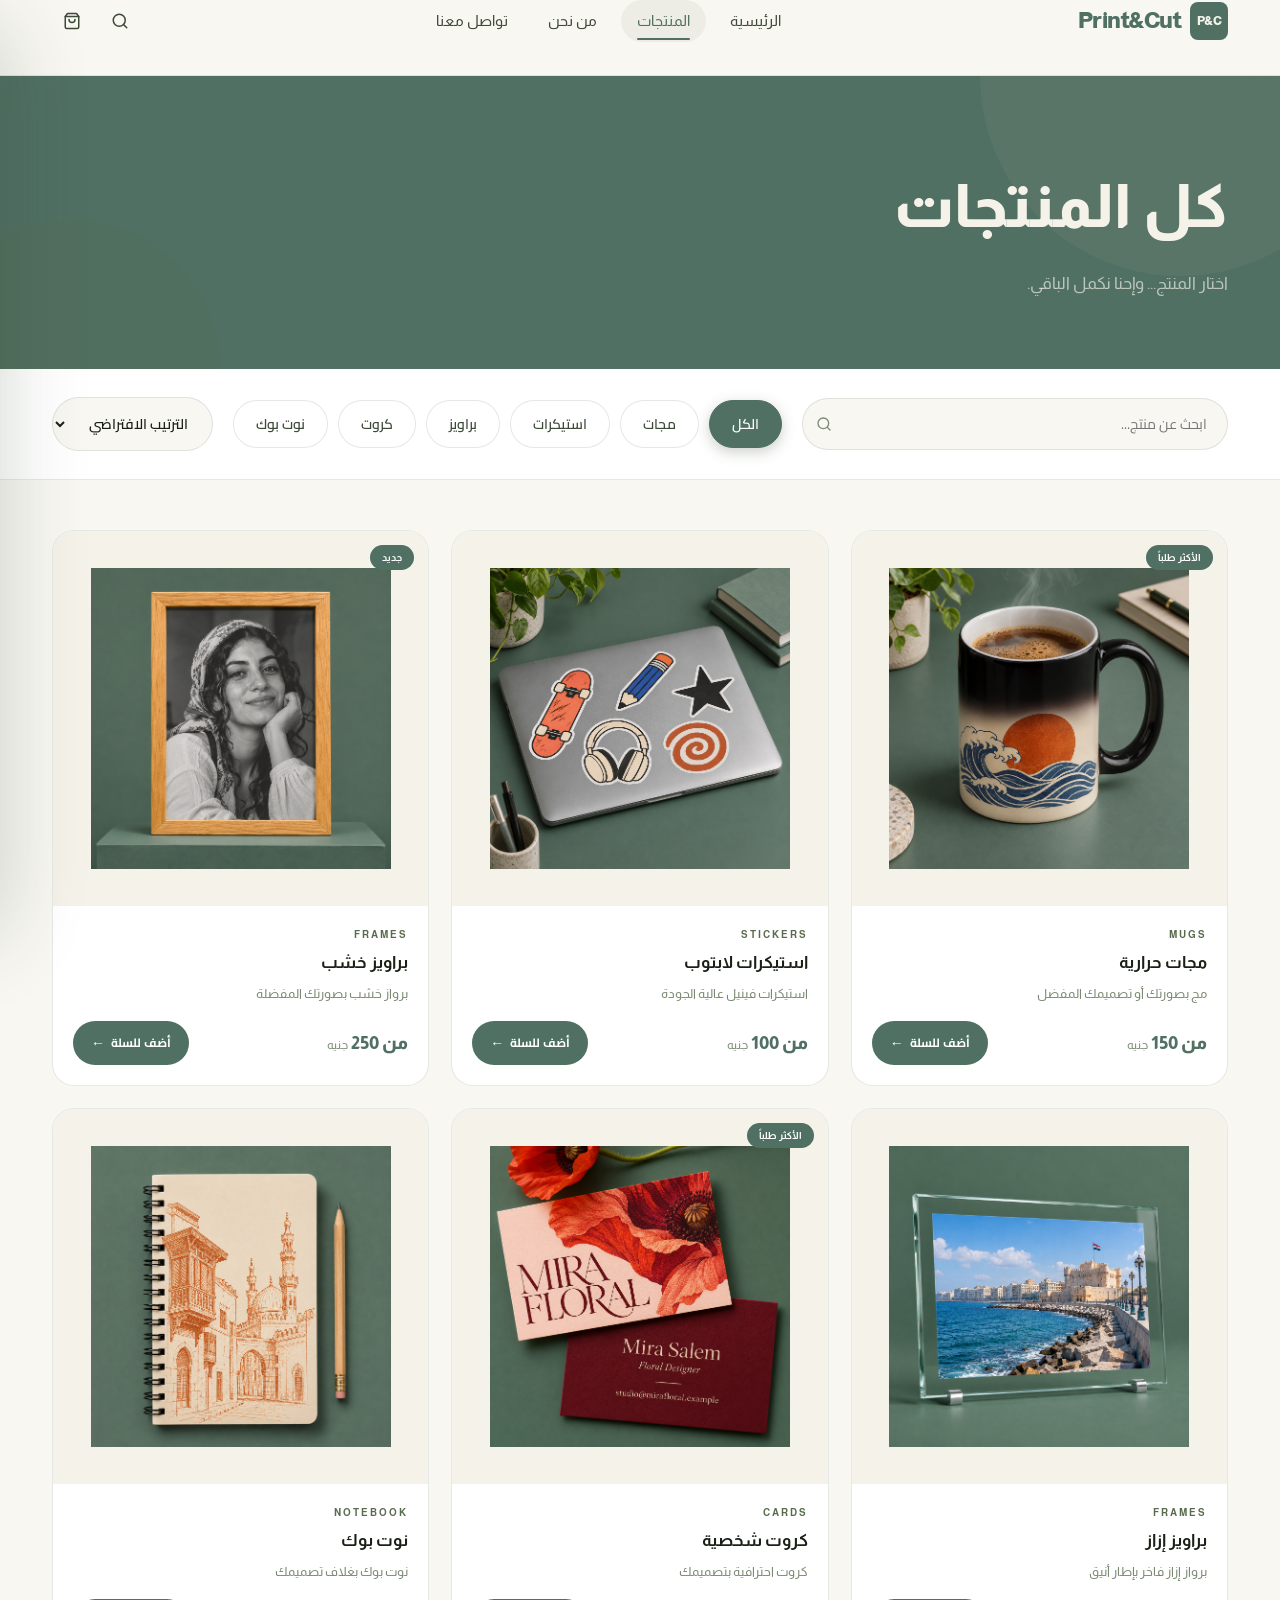
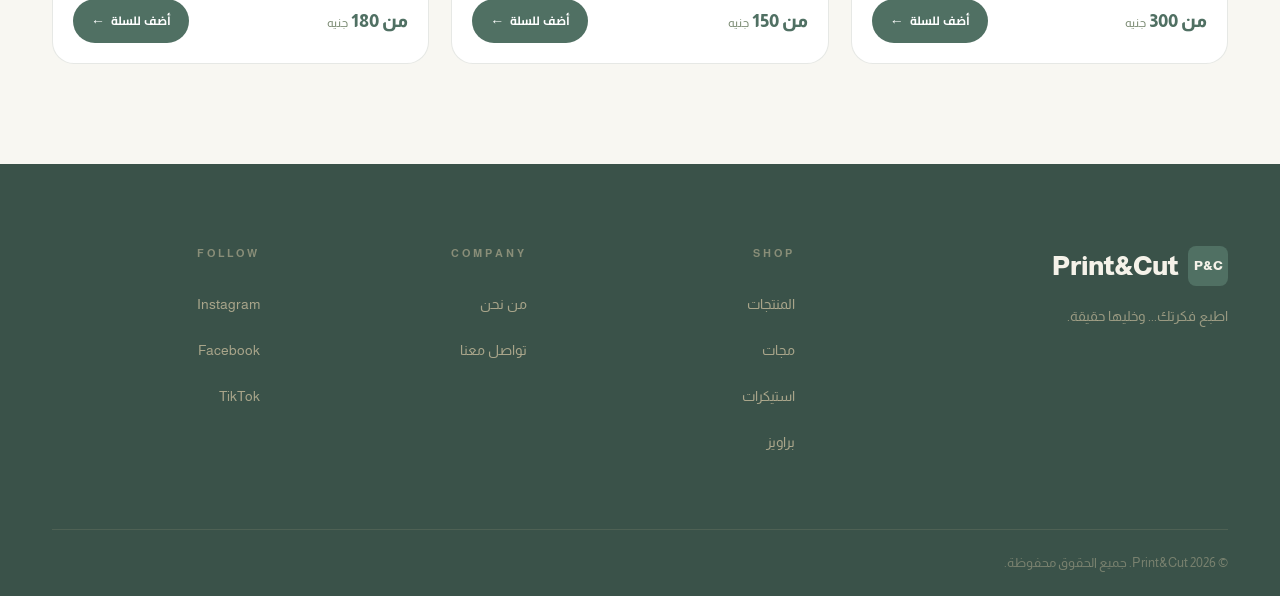
<file: products.html>
<!DOCTYPE html>
<html lang="ar" dir="rtl">
<head>
    <meta charset="UTF-8">
    <meta name="viewport" content="width=device-width, initial-scale=1.0">
    <title>المنتجات — Print&Cut</title>
    <meta name="description" content="تصفح منتجات Print&Cut المخصصة. مجات، استيكرات، براويز، كروت شخصية، ونوت بوك.">
    <link rel="preconnect" href="https://fonts.googleapis.com">
    <link rel="preconnect" href="https://fonts.gstatic.com" crossorigin>
    <link href="https://fonts.googleapis.com/css2?family=Cairo:wght@300;400;500;600;700;800;900&display=swap" rel="stylesheet">
    <link rel="stylesheet" href="css/style.css">
</head>
<body>

<div class="cart-overlay" id="cart-overlay"></div>
<aside class="cart-sidebar" id="cart-sidebar">
    <div class="cart-header">
        <h3>سلة التسوق</h3>
        <button class="cart-close" id="cart-close">✕</button>
    </div>
    <div class="cart-items" id="cart-items"></div>
    <div class="cart-footer">
        <div class="cart-totals">
            <div class="cart-total-row"><span>المجموع</span><span id="cart-subtotal">0 EGP</span></div>
            <div class="cart-total-row"><span>الشحن</span><span id="cart-shipping">مجاني</span></div>
            <div class="cart-total-row"><span>الإجمالي</span><span id="cart-total">0 EGP</span></div>
        </div>
        <a href="checkout.html" class="btn btn-primary" style="width:100%;justify-content:center;border-radius:14px;padding:16px;">إتمام الطلب ←</a>
    </div>
</aside>

<header class="site-header" id="site-header">
    <div class="container">
        <div class="header-inner">
            <a href="index.html" class="header-logo">
                <div class="logo-icon">P&C</div>
                Print&Cut
            </a>
            <nav class="header-nav">
                <a href="index.html">الرئيسية</a>
                <a href="products.html" class="active">المنتجات</a>
                <a href="about.html">من نحن</a>
                <a href="contact.html">تواصل معنا</a>
            </nav>
            <div class="header-actions">
                <button class="header-btn" id="search-btn" aria-label="بحث">
                    <svg width="18" height="18" viewBox="0 0 24 24" fill="none" stroke="currentColor" stroke-width="2" stroke-linecap="round" stroke-linejoin="round"><circle cx="11" cy="11" r="8"/><path d="m21 21-4.35-4.35"/></svg>
                </button>
                <button class="header-btn cart-btn" id="cart-btn" aria-label="سلة التسوق">
                    <svg width="18" height="18" viewBox="0 0 24 24" fill="none" stroke="currentColor" stroke-width="2" stroke-linecap="round" stroke-linejoin="round"><path d="M6 2 3 6v14a2 2 0 0 0 2 2h14a2 2 0 0 0 2-2V6l-3-4z"/><line x1="3" y1="6" x2="21" y2="6"/><path d="M16 10a4 4 0 0 1-8 0"/></svg>
                    <span class="cart-count" id="cart-count">0</span>
                </button>
                <button class="hamburger-btn" id="hamburger"><span></span><span></span><span></span></button>
            </div>
        </div>
    </div>
</header>
<nav class="mobile-nav" id="mobile-nav">
    <a href="index.html">🏠 الرئيسية</a>
    <a href="products.html">🛍️ المنتجات</a>
    <a href="about.html">💚 من نحن</a>
    <a href="contact.html">📞 تواصل معنا</a>
</nav>

<main class="page-content">
    <section class="page-hero">
        <div class="page-hero-bg"></div>
        <div class="container">
            <h1 class="reveal">كل المنتجات</h1>
            <p class="reveal reveal-delay-1">اختار المنتج... وإحنا نكمل الباقي.</p>
        </div>
    </section>

    <div class="products-filters">
        <div class="container">
            <div class="filters-inner">
                <div class="search-bar">
                    <svg class="search-icon" width="16" height="16" viewBox="0 0 24 24" fill="none" stroke="currentColor" stroke-width="2" stroke-linecap="round" stroke-linejoin="round"><circle cx="11" cy="11" r="8"/><path d="m21 21-4.35-4.35"/></svg>
                    <input type="search" id="search-input" placeholder="ابحث عن منتج..." aria-label="البحث عن منتج">
                </div>
                <div class="category-pills" id="products-category-pills">
                    <button class="category-pill active" data-cat="all">الكل</button>
                    <button class="category-pill" data-cat="mugs">مجات</button>
                    <button class="category-pill" data-cat="stickers">استيكرات</button>
                    <button class="category-pill" data-cat="frames">براويز</button>
                    <button class="category-pill" data-cat="cards">كروت</button>
                    <button class="category-pill" data-cat="notebooks">نوت بوك</button>
                </div>
                <select class="sort-select" id="sort-select" aria-label="ترتيب المنتجات">
                    <option value="default">الترتيب الافتراضي</option>
                    <option value="price-asc">السعر: من الأقل</option>
                    <option value="price-desc">السعر: من الأعلى</option>
                    <option value="name">الاسم</option>
                </select>
            </div>
        </div>
    </div>

    <section class="products-main-section">
        <div class="container">
            <div class="products-page-grid" id="products-page-grid"></div>
        </div>
    </section>
</main>

<footer class="site-footer">
    <div class="container">
        <div class="footer-top">
            <div class="footer-brand">
                <div class="logo"><div class="logo-icon">P&C</div> Print&Cut</div>
                <p class="slogan">اطبع فكرتك... وخليها حقيقة.</p>
            </div>
            <div class="footer-col">
                <h4>SHOP</h4>
                <ul>
                    <li><a href="products.html">المنتجات</a></li>
                    <li><a href="products.html?cat=mugs">مجات</a></li>
                    <li><a href="products.html?cat=stickers">استيكرات</a></li>
                    <li><a href="products.html?cat=frames">براويز</a></li>
                </ul>
            </div>
            <div class="footer-col">
                <h4>COMPANY</h4>
                <ul>
                    <li><a href="about.html">من نحن</a></li>
                    <li><a href="contact.html">تواصل معنا</a></li>
                </ul>
            </div>
            <div class="footer-col">
                <h4>FOLLOW</h4>
                <ul>
                    <li><a href="#">Instagram</a></li>
                    <li><a href="#">Facebook</a></li>
                    <li><a href="#">TikTok</a></li>
                </ul>
            </div>
        </div>
        <div class="footer-bottom">
            <p>© 2026 Print&Cut. جميع الحقوق محفوظة.</p>
        </div>
    </div>
</footer>

<script src="js/config.js"></script>
<script src="js/products.js"></script>
<script src="js/cart.js"></script>
<script src="js/main.js"></script>
<script>
document.addEventListener('DOMContentLoaded', () => {
    // Check URL for category
    const params = new URLSearchParams(window.location.search);
    const catParam = params.get('cat');
    
    let currentCat = catParam || 'all';
    let currentSort = 'default';
    let searchQuery = '';

    // Set active pill if cat param
    if (catParam) {
        document.querySelectorAll('#products-category-pills .category-pill').forEach(p => {
            p.classList.toggle('active', p.dataset.cat === catParam);
        });
    }

    function renderGrid() {
        const grid = document.getElementById('products-page-grid');
        let prods = getProductsByCategory(currentCat);

        // Search filter
        if (searchQuery) {
            prods = prods.filter(p =>
                p.name.includes(searchQuery) ||
                p.description.includes(searchQuery) ||
                p.categoryLabel.toLowerCase().includes(searchQuery.toLowerCase())
            );
        }

        // Sort
        if (currentSort === 'price-asc') prods.sort((a, b) => a.price - b.price);
        else if (currentSort === 'price-desc') prods.sort((a, b) => b.price - a.price);
        else if (currentSort === 'name') prods.sort((a, b) => a.name.localeCompare(b.name, 'ar'));

        if (!prods.length) {
            grid.innerHTML = `<div style="grid-column:1/-1;text-align:center;padding:80px 20px;color:var(--text-muted);">
                <div style="font-size:48px;margin-bottom:16px;">🔍</div>
                <h3 style="font-size:20px;font-weight:700;color:var(--text-dark);margin-bottom:8px;">مفيش نتائج</h3>
                <p>جرب كلمة بحث تانية أو اختار تصنيف تاني</p>
            </div>`;
            return;
        }

        grid.innerHTML = prods.map((p, i) => `
            <article class="product-card reveal reveal-delay-${Math.min(i % 3, 3)}" data-cat="${p.category}" onclick="window.location.href='product.html?id=${p.id}'">
                <div class="product-card-image">
                    ${p.badge ? `<span class="product-badge">${p.badge}</span>` : ''}
                    <img src="${p.image}" alt="${p.name}" loading="lazy">
                </div>
                <div class="product-card-body">
                    <span class="product-category-tag">${p.categoryLabel}</span>
                    <h3 class="product-name">${p.name}</h3>
                    <p class="product-short-desc">${p.shortDescription}</p>
                    <div class="product-footer">
                        <div class="product-price">من ${p.price.toLocaleString()} <span>جنيه</span></div>
                        <button class="add-to-cart-btn" onclick="event.stopPropagation(); addToCart(PRODUCTS.find(x=>x.id===${p.id}), ''); updateCartCount();" aria-label="أضف ${p.name} للسلة">
                            أضف للسلة <span class="arrow">←</span>
                        </button>
                    </div>
                </div>
            </article>
        `).join('');

        initScrollReveal();
    }

    // Category pills
    document.querySelectorAll('#products-category-pills .category-pill').forEach(pill => {
        pill.addEventListener('click', () => {
            document.querySelectorAll('#products-category-pills .category-pill').forEach(p => p.classList.remove('active'));
            pill.classList.add('active');
            currentCat = pill.dataset.cat;
            renderGrid();
        });
    });

    // Search
    const searchInput = document.getElementById('search-input');
    if (searchInput) {
        let debounce;
        searchInput.addEventListener('input', () => {
            clearTimeout(debounce);
            debounce = setTimeout(() => {
                searchQuery = searchInput.value.trim();
                renderGrid();
            }, 300);
        });
    }

    // Sort
    const sortSelect = document.getElementById('sort-select');
    if (sortSelect) {
        sortSelect.addEventListener('change', () => {
            currentSort = sortSelect.value;
            renderGrid();
        });
    }

    renderGrid();
});
</script>
</body>
</html>
</file>
<file: css/style.css>
/* ===================================
   PRINT&CUT — GLOBAL STYLESHEET
   Premium Egyptian Printing Brand
=================================== */

@import url('https://fonts.googleapis.com/css2?family=Almarai:wght@300;400;700;800&display=swap');

/* === CSS VARIABLES === */
:root {
  --primary: #507063;
 --primary-dark: #3A5249;
  --secondary: #596B4D;
  --cream: #F5F2E9;
  --light: #F8F7F2;
  --white: #FFFFFF;
  --accent: #D8C9A7;
  --accent-dark: #C4B08A;
  --text-dark: #1A2016;
  --text-body: #3D4A38;
  --text-muted: #7A8A72;
  --border: rgba(52,69,47,0.12);
  --shadow-sm: 0 2px 12px rgba(52,69,47,0.08);
  --shadow-md: 0 8px 32px rgba(52,69,47,0.12);
  --shadow-lg: 0 20px 60px rgba(52,69,47,0.16);
  --shadow-xl: 0 30px 80px rgba(52,69,47,0.22);
  --radius-sm: 8px;
  --radius-md: 14px;
  --radius-lg: 22px;
  --radius-xl: 32px;
  --radius-full: 9999px;
  --transition: all 0.3s cubic-bezier(0.4, 0, 0.2, 1);
  --transition-fast: all 0.18s cubic-bezier(0.4, 0, 0.2, 1);
  --transition-slow: all 0.5s cubic-bezier(0.4, 0, 0.2, 1);
  --font: 'Cairo', sans-serif;
  --container: 1240px;
  --header-h: 76px;
}

/* === RESET & BASE === */
*, *::before, *::after {
  box-sizing: border-box;
  margin: 0;
  padding: 0;
}

html {
  scroll-behavior: smooth;
  font-size: 20px;
}

body {
  font-family: 'Almarai', sans-serif;
  background: var(--light);
  color: var(--text-dark);
  direction: rtl;
  text-align: right;
  line-height: 1.7;
  overflow-x: hidden;
  -webkit-font-smoothing: antialiased;
}

img { max-width: 100%; display: block; }
a { text-decoration: none; color: inherit; transition: var(--transition-fast); }
ul, ol { list-style: none; }
button { cursor: pointer; font-family: var(--font); border: none; outline: none; background: none; }
input, textarea, select { font-family: var(--font); outline: none; border: none; }

/* === CONTAINER === */
.container {
  width: 100%;
  max-width: var(--container);
  margin: 0 auto;
  padding: 0 32px;
}

/* === TYPOGRAPHY === */
.section-label {
  font-size: 11px; font-weight: 700; letter-spacing: 3px; text-transform: uppercase;
  color: var(--secondary); display: block; margin-bottom: 14px;
}
.section-title { font-size: clamp(28px, 4vw, 48px); font-weight: 800; line-height: 1.2; color: var(--text-dark); }
.section-subtitle { font-size: 17px; font-weight: 400; color: var(--text-muted); margin-top: 12px; line-height: 1.8; }

/* === BUTTONS === */
.btn {
  display: inline-flex; align-items: center; gap: 10px; padding: 14px 30px;
  border-radius: var(--radius-full); font-family: var(--font); font-size: 15px; font-weight: 600;
  transition: var(--transition); position: relative; overflow: hidden; cursor: pointer; border: 2px solid transparent;
}
.btn::before { content: ''; position: absolute; inset: 0; background: rgba(255,255,255,0.08); opacity: 0; transition: var(--transition-fast); }
.btn:hover::before { opacity: 1; }

.btn-primary { background: var(--primary); color: var(--white); box-shadow: 0 4px 20px rgba(52,69,47,0.3); }
.btn-primary:hover { background: var(--primary-dark); box-shadow: 0 8px 32px rgba(52,69,47,0.4); transform: translateY(-2px); }

.btn-secondary { background: transparent; color: var(--white); border-color: rgba(255,255,255,0.4); }
.btn-secondary:hover { background: rgba(255,255,255,0.1); border-color: rgba(255,255,255,0.7); transform: translateY(-2px); }

.btn-outline { background: transparent; color: var(--primary); border-color: var(--primary); }
.btn-outline:hover { background: var(--primary); color: var(--white); transform: translateY(-2px); }

.btn-accent { background: var(--accent); color: var(--primary-dark); font-weight: 700; border-color: transparent; }
.btn-accent:hover { background: var(--accent-dark); transform: translateY(-2px); box-shadow: var(--shadow-md); }

.btn-sm { padding: 10px 22px; font-size: 13px; }
.btn-lg { padding: 18px 44px; font-size: 17px; }

/* === HEADER === */
.site-header {
  position: fixed; top: 0; left: 0; right: 0; z-index: 1000; height: var(--header-h);
  background: rgba(248,247,242,0.92); backdrop-filter: blur(18px); -webkit-backdrop-filter: blur(18px);
  border-bottom: 1px solid var(--border); transition: var(--transition);
}
.site-header.scrolled { background: rgba(248,247,242,0.98); box-shadow: var(--shadow-sm); height: 66px; }

.header-inner { display: flex; align-items: center; justify-content: space-between; height: 100%; }

.header-logo {
  display: flex; align-items: center; gap: 10px; font-size: 22px; font-weight: 900;
  color: var(--primary); letter-spacing: -0.5px; flex-shrink: 0;
}
.header-logo .logo-icon {
  width: 38px; height: 38px; background: var(--primary); border-radius: var(--radius-sm);
  display: flex; align-items: center; justify-content: center; color: var(--cream);
  font-size: 12px; font-weight: 900; flex-shrink: 0; letter-spacing: -0.5px;
}

.header-nav { display: flex; align-items: center; gap: 8px; }
.header-nav a {
  font-size: 15px; font-weight: 500; color: var(--text-body); padding: 8px 16px;
  border-radius: var(--radius-full); transition: var(--transition-fast); position: relative;
}
.header-nav a::after {
  content: ''; position: absolute; bottom: 2px; right: 16px; left: 16px; height: 2px;
  background: var(--primary); border-radius: 2px; transform: scaleX(0);
  transition: var(--transition-fast); transform-origin: right;
}
.header-nav a:hover, .header-nav a.active { color: var(--primary); background: rgba(52,69,47,0.06); }
.header-nav a:hover::after, .header-nav a.active::after { transform: scaleX(1); }

.header-actions { display: flex; align-items: center; gap: 8px; }

.header-btn {
  width: 40px; height: 40px; border-radius: var(--radius-full); display: flex; align-items: center;
  justify-content: center; color: var(--text-body); font-size: 18px; transition: var(--transition-fast);
  background: transparent; position: relative;
}
.header-btn:hover { background: rgba(52,69,47,0.08); color: var(--primary); }

.cart-btn { position: relative; }
.cart-count {
  position: absolute; top: 2px; left: 2px; width: 18px; height: 18px; background: var(--primary);
  color: var(--white); border-radius: var(--radius-full); font-size: 10px; font-weight: 700;
  display: flex; align-items: center; justify-content: center; transform: scale(0);
  transition: transform 0.2s cubic-bezier(0.34,1.56,0.64,1);
}
.cart-count.visible { transform: scale(1); }
.cart-count.bump { animation: cartBump 0.4s cubic-bezier(0.34,1.56,0.64,1); }

@keyframes cartBump {
  0% { transform: scale(1); }
  50% { transform: scale(1.5); }
  100% { transform: scale(1); }
}

.hamburger-btn { display: none; flex-direction: column; gap: 5px; padding: 8px; cursor: pointer; }
.hamburger-btn span { display: block; width: 24px; height: 2px; background: var(--primary); border-radius: 2px; transition: var(--transition-fast); }
.hamburger-btn.open span:nth-child(1) { transform: translateY(7px) rotate(45deg); }
.hamburger-btn.open span:nth-child(2) { opacity: 0; transform: scaleX(0); }
.hamburger-btn.open span:nth-child(3) { transform: translateY(-7px) rotate(-45deg); }

.mobile-nav {
  position: fixed; top: var(--header-h); left: 0; right: 0; background: var(--white);
  border-bottom: 1px solid var(--border); padding: 20px 24px; display: flex; flex-direction: column; gap: 4px;
  transform: translateY(-10px); opacity: 0; pointer-events: none; transition: var(--transition);
  z-index: 999; box-shadow: var(--shadow-md);
}
.mobile-nav.open { transform: translateY(0); opacity: 1; pointer-events: all; }
.mobile-nav a {
  font-size: 16px; font-weight: 600; color: var(--text-dark); padding: 14px 16px;
  border-radius: var(--radius-md); border-bottom: 1px solid var(--border);
}
.mobile-nav a:last-child { border-bottom: none; }
.mobile-nav a:hover { background: rgba(52,69,47,0.05); color: var(--primary); }

.page-content { padding-top: var(--header-h); }

/* === HERO === */
.hero {
  background: var(--primary); min-height: calc(100vh - var(--header-h));
  display: flex; align-items: center; position: relative; overflow: hidden; padding: 80px 0;
}

.hero-bg { position: absolute; inset: 0; pointer-events: none; }
.hero-bg-circle { position: absolute; border-radius: 50%; background: rgba(216,201,167,0.06); }
.hero-bg-circle:nth-child(1) { width: 600px; height: 600px; top: -200px; right: -150px; }
.hero-bg-circle:nth-child(2) { width: 400px; height: 400px; bottom: -100px; left: -100px; background: rgba(216,201,167,0.04); }
.hero-bg-circle:nth-child(3) { width: 200px; height: 200px; top: 30%; left: 38%; background: rgba(89,107,77,0.15); }
.hero-bg-line { position: absolute; width: 1px; height: 300px; top: 10%; left: 33%; transform: rotate(20deg); background: rgba(216,201,167,0.08); }

.hero-inner { position: relative; z-index: 1; display: grid; grid-template-columns: 1fr 1fr; gap: 60px; align-items: center; }
.hero-content { order: 1; }

.hero-badge {
  display: inline-flex; align-items: center; gap: 8px; background: rgba(216,201,167,0.15);
  border: 1px solid rgba(216,201,167,0.3); color: var(--accent); font-size: 12px; font-weight: 600;
  padding: 7px 16px; border-radius: var(--radius-full); margin-bottom: 30px;
  letter-spacing: 1.5px; text-transform: uppercase;
}
.hero-badge span { width: 6px; height: 6px; background: var(--accent); border-radius: 50%; animation: pulse 2s ease infinite; }

@keyframes pulse {
  0%, 100% { opacity: 1; transform: scale(1); }
  50% { opacity: 0.5; transform: scale(0.8); }
}

.hero-headline { font-size: clamp(40px, 5.5vw, 72px); font-weight: 900; line-height: 1.1; color: var(--cream); margin-bottom: 20px; }
.hero-headline .line-strong { color: var(--accent); display: block; }
.hero-description { font-size: 17px; font-weight: 400; color: rgba(245,242,233,0.75); line-height: 1.8; max-width: 440px; margin-bottom: 40px; }
.hero-actions { display: flex; gap: 14px; flex-wrap: wrap; }

.hero-visual { order: 2; position: relative; display: flex; align-items: center; justify-content: center; height: 520px; }
.hero-product-composition { position: relative; width: 100%; height: 100%; }

.hero-product-item {
  position: absolute; border-radius: var(--radius-md); overflow: hidden; box-shadow: var(--shadow-xl);
  background: var(--white); transition: var(--transition-slow);
}
.hero-product-item:nth-child(1) {
  width: 200px; height: 200px; top: 50%; left: 50%; transform: translate(-50%, -50%) rotate(-3deg);
  z-index: 5; animation: floatCenter 6s ease-in-out infinite;
}
.hero-product-item:nth-child(2) {
  width: 130px; height: 130px; top: 30px; right: 40px; transform: rotate(8deg);
  z-index: 4; animation: floatTR 7s ease-in-out infinite 1s;
}
.hero-product-item:nth-child(3) {
  width: 145px; height: 145px; bottom: 60px; left: 20px; transform: rotate(-6deg);
  z-index: 4; animation: floatBL 8s ease-in-out infinite 0.5s;
}
.hero-product-item:nth-child(4) {
  width: 120px; height: 120px; top: 40px; left: 30px; transform: rotate(5deg);
  z-index: 3; animation: floatTL 9s ease-in-out infinite 1.5s;
}
.hero-product-item:nth-child(5) {
  width: 135px; height: 155px; bottom: 40px; right: 30px; transform: rotate(-4deg);
  z-index: 3; animation: floatBR 7.5s ease-in-out infinite 2s;
}
.hero-product-item img { width: 100%; height: 100%; object-fit: cover; }

@keyframes floatCenter {
  0%, 100% { transform: translate(-50%, -50%) rotate(-3deg) translateY(0px); }
  50% { transform: translate(-50%, -50%) rotate(-3deg) translateY(-12px); }
}
@keyframes floatTR { 0%, 100% { transform: rotate(8deg) translateY(0px); } 50% { transform: rotate(8deg) translateY(-8px); } }
@keyframes floatBL { 0%, 100% { transform: rotate(-6deg) translateY(0px); } 50% { transform: rotate(-6deg) translateY(-10px); } }
@keyframes floatTL { 0%, 100% { transform: rotate(5deg) translateY(0px); } 50% { transform: rotate(5deg) translateY(-7px); } }
@keyframes floatBR { 0%, 100% { transform: rotate(-4deg) translateY(0px); } 50% { transform: rotate(-4deg) translateY(-9px); } }

.hero-float-label {
  position: absolute; background: var(--white); color: var(--primary); font-size: 11px;
  font-weight: 700; padding: 6px 14px; border-radius: var(--radius-full); box-shadow: var(--shadow-md);
  letter-spacing: 1.5px; text-transform: uppercase; z-index: 10;
}
.hero-float-label:nth-child(6) { top: 15px; right: 50%; transform: translateX(50%); background: var(--accent); color: var(--primary-dark); }
.hero-float-label:nth-child(7) { bottom: 20px; left: 50%; transform: translateX(-50%); }

/* === INTRO === */
.intro-section { padding: 100px 0 80px; background: var(--white); text-align: center; }
.intro-eyebrow { font-size: 17px; font-weight: 500; color: var(--text-muted); margin-bottom: 18px; }
.intro-headline { font-size: clamp(32px, 5vw, 58px); font-weight: 900; color: var(--text-dark); line-height: 1.2; max-width: 700px; margin: 0 auto 24px; }
.intro-body { font-size: 17px; color: var(--text-muted); max-width: 560px; margin: 0 auto; line-height: 1.9; }

/* === CATEGORIES === */
.categories-section { padding: 60px 0 20px; background: var(--light); }
.categories-title { font-size: 15px; font-weight: 600; color: var(--text-muted); margin-bottom: 20px; }
.category-pills { display: flex; gap: 10px; flex-wrap: wrap; }
.category-pill {
  padding: 10px 22px; border-radius: var(--radius-full); font-size: 14px; font-weight: 600;
  color: var(--text-body); background: var(--white); border: 1.5px solid var(--border);
  cursor: pointer; transition: var(--transition-fast); user-select: none; font-family: var(--font);
}
.category-pill:hover { border-color: var(--primary); color: var(--primary); background: rgba(52,69,47,0.04); }
.category-pill.active { background: var(--primary); color: var(--white); border-color: var(--primary); box-shadow: 0 4px 14px rgba(52,69,47,0.25); }

/* === PRODUCTS === */
.products-section { padding: 40px 0 100px; background: var(--light); }
.products-header { margin-bottom: 50px; }

.products-grid { display: grid; grid-template-columns: repeat(12, 1fr); gap: 20px; }
.product-card:nth-child(1) { grid-column: span 5; }
.product-card:nth-child(2) { grid-column: span 4; }
.product-card:nth-child(3) { grid-column: span 3; }
.product-card:nth-child(4) { grid-column: span 3; }
.product-card:nth-child(5) { grid-column: span 5; }
.product-card:nth-child(6) { grid-column: span 4; }

.product-card {
  background: var(--white); border-radius: var(--radius-lg); overflow: hidden;
  border: 1px solid var(--border); transition: var(--transition); display: flex;
  flex-direction: column; cursor: pointer; position: relative;
}
.product-card:hover { transform: translateY(-6px); box-shadow: var(--shadow-lg); border-color: transparent; }

.product-card-image { aspect-ratio: 1; overflow: hidden; background: var(--cream); position: relative; }
.product-card:nth-child(1) .product-card-image,
.product-card:nth-child(5) .product-card-image { aspect-ratio: 4/3; }

.product-card-image img { width: 100%; height: 100%; object-fit: cover; transition: transform 0.5s cubic-bezier(0.4, 0, 0.2, 1); padding: 10%; }
.product-card:hover .product-card-image img { transform: scale(1.08); }

.product-badge {
  position: absolute; top: 14px; right: 14px; background: var(--primary); color: var(--white);
  font-size: 10px; font-weight: 700; padding: 4px 12px; border-radius: var(--radius-full); z-index: 2;
}

.product-card-body { padding: 20px; flex: 1; display: flex; flex-direction: column; }
.product-category-tag { font-size: 10px; font-weight: 700; letter-spacing: 2px; text-transform: uppercase; color: var(--secondary); margin-bottom: 6px; }
.product-name { font-size: 17px; font-weight: 700; color: var(--text-dark); margin-bottom: 6px; }
.product-short-desc { font-size: 13px; color: var(--text-muted); line-height: 1.6; flex: 1; margin-bottom: 16px; }

.product-footer { display: flex; align-items: center; justify-content: space-between; gap: 10px; }
.product-price { font-size: 18px; font-weight: 800; color: var(--primary); }
.product-price span { font-size: 12px; font-weight: 500; color: var(--text-muted); }

.add-to-cart-btn {
  padding: 9px 18px; background: var(--primary); color: var(--white); border-radius: var(--radius-full);
  font-size: 12px; font-weight: 700; transition: var(--transition-fast); white-space: nowrap;
  display: flex; align-items: center; gap: 6px; font-family: var(--font); cursor: pointer; border: none;
}
.add-to-cart-btn:hover { background: var(--primary-dark); box-shadow: 0 4px 14px rgba(52,69,47,0.3); }
.add-to-cart-btn .arrow { font-size: 14px; transition: transform 0.2s ease; }
.product-card:hover .arrow { transform: translateX(-4px); }

/* === FEATURED === */
.featured-section { background: var(--primary-dark); padding: 80px 0; overflow: hidden; }
.featured-inner { display: grid; grid-template-columns: 1fr 1fr; gap: 80px; align-items: center; }

.featured-image-main {
  background: rgba(255,255,255,0.06); border-radius: var(--radius-lg); padding: 40px;
  aspect-ratio: 1; display: flex; align-items: center; justify-content: center;
}
.featured-image-main img { max-width: 85%; animation: floatCenter 5s ease-in-out infinite; }

.featured-content .brand-pick {
  font-size: 10px; font-weight: 700; letter-spacing: 3px; text-transform: uppercase;
  color: var(--accent); margin-bottom: 20px; display: flex; align-items: center; gap: 8px;
}
.featured-content .brand-pick::before { content: ''; width: 30px; height: 2px; background: var(--accent); }
.featured-content h2 { font-size: clamp(30px, 4vw, 50px); font-weight: 900; color: var(--cream); line-height: 1.2; margin-bottom: 18px; }
.featured-content p { font-size: 16px; color: rgba(245,242,233,0.65); line-height: 1.9; margin-bottom: 36px; }

/* === WHY === */
.why-section { padding: 100px 0; background: var(--white); }
.why-header { margin-bottom: 70px; }
.why-grid { display: grid; grid-template-columns: repeat(4, 1fr); gap: 40px; }

.why-item { padding: 36px 0; border-top: 2px solid var(--border); }
.why-item:hover { border-top-color: var(--primary); }
.why-number { font-size: 64px; font-weight: 900; color: var(--cream); line-height: 1; margin-bottom: 16px; transition: var(--transition); }
.why-item:hover .why-number { color: var(--accent); }
.why-item h3 { font-size: 18px; font-weight: 700; color: var(--text-dark); margin-bottom: 10px; }
.why-item p { font-size: 14px; color: var(--text-muted); line-height: 1.8; }

/* === PROCESS === */
.process-section { padding: 100px 0; background: var(--cream); overflow: hidden; }
.process-header { margin-bottom: 16px; }
.process-subtitle { font-size: 17px; color: var(--text-muted); max-width: 500px; line-height: 1.8; margin-bottom: 70px; }

.process-steps { display: grid; grid-template-columns: repeat(4, 1fr); position: relative; }
.process-steps::before {
  content: ''; position: absolute; top: 38px; right: 12.5%; left: 12.5%; height: 2px;
  background: linear-gradient(to left, var(--primary), var(--accent), var(--primary)); z-index: 0;
}

.process-step { display: flex; flex-direction: column; align-items: center; text-align: center; position: relative; z-index: 1; padding: 0 16px; }
.step-number {
  width: 76px; height: 76px; border-radius: 50%; background: var(--white); border: 2px solid var(--primary);
  display: flex; align-items: center; justify-content: center; font-size: 26px; font-weight: 900;
  color: var(--primary); margin-bottom: 24px; position: relative; z-index: 2; transition: var(--transition); box-shadow: var(--shadow-sm);
}
.process-step:hover .step-number { background: var(--primary); color: var(--white); transform: scale(1.08); box-shadow: var(--shadow-md); }
.step-title { font-size: 16px; font-weight: 700; color: var(--text-dark); margin-bottom: 8px; }
.step-desc { font-size: 13px; color: var(--text-muted); line-height: 1.7; }

/* === SOCIAL === */
.social-section { padding: 100px 0; background: var(--white); }
.social-header { margin-bottom: 50px; }
.social-grid { display: grid; grid-template-columns: repeat(6, 1fr); gap: 12px; margin-bottom: 40px; }

.social-item { aspect-ratio: 1; border-radius: var(--radius-md); overflow: hidden; background: var(--cream); position: relative; cursor: pointer; }
.social-item::before { content: ''; position: absolute; inset: 0; background: rgba(52,69,47,0.7); opacity: 0; transition: var(--transition); z-index: 1; }
.social-item:hover::before { opacity: 1; }

.social-item-inner {
  width: 100%; height: 100%; display: flex; align-items: center; justify-content: center;
  font-size: 32px; background: linear-gradient(135deg, var(--cream) 0%, var(--accent) 100%); transition: var(--transition);
}
.social-item:nth-child(2) .social-item-inner { background: linear-gradient(135deg, rgba(89,107,77,0.2) 0%, var(--cream) 100%); }
.social-item:nth-child(3) .social-item-inner { background: linear-gradient(135deg, var(--accent) 0%, rgba(245,242,233,0.5) 100%); }
.social-item:nth-child(4) .social-item-inner { background: linear-gradient(135deg, var(--cream) 0%, rgba(52,69,47,0.15) 100%); }
.social-item:nth-child(5) .social-item-inner { background: linear-gradient(135deg, rgba(89,107,77,0.15) 0%, var(--accent) 100%); }
.social-item:nth-child(6) .social-item-inner { background: linear-gradient(135deg, rgba(52,69,47,0.1) 0%, var(--cream) 100%); }

.social-hover-icon { position: absolute; inset: 0; display: flex; align-items: center; justify-content: center; color: var(--white); font-size: 26px; opacity: 0; z-index: 2; transition: var(--transition); }
.social-item:hover .social-hover-icon { opacity: 1; }
.social-cta { text-align: center; }

/* === TESTIMONIALS === */
.testimonials-section { padding: 100px 0; background: var(--light); }
.testimonials-grid { display: grid; grid-template-columns: repeat(3, 1fr); gap: 24px; margin-top: 60px; }

.testimonial-card {
  background: var(--white); border-radius: var(--radius-lg); padding: 36px; border: 1px solid var(--border);
  transition: var(--transition); position: relative;
}
.testimonial-card::before {
  content: '\201D'; position: absolute; top: 20px; left: 30px; font-size: 80px; color: var(--cream);
  font-family: Georgia, serif; line-height: 1; pointer-events: none;
}
.testimonial-card:hover { box-shadow: var(--shadow-lg); transform: translateY(-4px); border-color: transparent; }
.testimonial-stars { color: #E8A325; font-size: 16px; letter-spacing: 2px; margin-bottom: 16px; }
.testimonial-text { font-size: 15px; color: var(--text-body); line-height: 1.9; margin-bottom: 24px; position: relative; z-index: 1; }
.testimonial-author { display: flex; align-items: center; gap: 14px; }
.author-avatar { width: 46px; height: 46px; border-radius: 50%; background: var(--primary); display: flex; align-items: center; justify-content: center; color: var(--cream); font-size: 18px; font-weight: 700; flex-shrink: 0; }
.author-info .author-name { font-size: 14px; font-weight: 700; color: var(--text-dark); }
.author-info .author-loc { font-size: 12px; color: var(--text-muted); margin-top: 2px; }

/* === CTA === */
.cta-section { padding: 120px 0; background: var(--primary); text-align: center; position: relative; overflow: hidden; }
.cta-bg-text {
  position: absolute; bottom: -20px; left: 50%; transform: translateX(-50%); font-size: 180px;
  font-weight: 900; color: rgba(255,255,255,0.03); white-space: nowrap; letter-spacing: 20px;
  pointer-events: none; user-select: none;
}
.cta-content { position: relative; z-index: 1; }
.cta-content h2 { font-size: clamp(32px, 5vw, 64px); font-weight: 900; color: var(--cream); line-height: 1.2; margin-bottom: 18px; }
.cta-content p { font-size: 18px; color: rgba(245,242,233,0.7); margin-bottom: 44px; line-height: 1.8; }

/* === FOOTER === */
.site-footer { background: var(--primary-dark); padding: 80px 0 0; color: var(--accent); }
.footer-top { display: grid; grid-template-columns: 1.8fr repeat(3, 1fr); gap: 60px; padding-bottom: 60px; border-bottom: 1px solid rgba(216,201,167,0.12); }

.footer-brand .logo { font-size: 26px; font-weight: 900; color: var(--cream); display: flex; align-items: center; gap: 10px; margin-bottom: 16px; }
.footer-brand .logo .logo-icon { width: 40px; height: 40px; background: var(--primary); border-radius: var(--radius-sm); display: flex; align-items: center; justify-content: center; font-size: 13px; font-weight: 900; color: var(--cream); }
.footer-brand .slogan { font-size: 14px; color: rgba(216,201,167,0.6); line-height: 1.8; margin-bottom: 28px; }

.footer-social-links { display: flex; gap: 10px; }
.footer-social-link { width: 36px; height: 36px; border-radius: var(--radius-sm); background: rgba(216,201,167,0.1); display: flex; align-items: center; justify-content: center; color: var(--accent); font-size: 16px; transition: var(--transition-fast); }
.footer-social-link:hover { background: var(--primary); color: var(--white); transform: translateY(-2px); }

.footer-col h4 { font-size: 11px; font-weight: 700; letter-spacing: 3px; text-transform: uppercase; color: rgba(216,201,167,0.5); margin-bottom: 22px; }
.footer-col ul li { margin-bottom: 12px; }
.footer-col ul li a { font-size: 14px; color: rgba(216,201,167,0.7); transition: var(--transition-fast); }
.footer-col ul li a:hover { color: var(--cream); padding-right: 4px; }

.footer-bottom { padding: 22px 0; display: flex; align-items: center; justify-content: space-between; }
.footer-bottom p { font-size: 13px; color: rgba(216,201,167,0.4); }

/* === CART SIDEBAR === */
.cart-overlay { position: fixed; inset: 0; background: rgba(26,32,22,0.5); backdrop-filter: blur(4px); z-index: 1100; opacity: 0; pointer-events: none; transition: var(--transition); }
.cart-overlay.open { opacity: 1; pointer-events: all; }

.cart-sidebar {
  position: fixed; top: 0; left: 0; width: 420px; height: 100vh; background: var(--white);
  z-index: 1200; display: flex; flex-direction: column; transform: translateX(-100%);
  transition: transform 0.4s cubic-bezier(0.4, 0, 0.2, 1); box-shadow: var(--shadow-xl);
}
.cart-sidebar.open { transform: translateX(0); }

.cart-header { padding: 28px 28px 20px; border-bottom: 1px solid var(--border); display: flex; align-items: center; justify-content: space-between; flex-shrink: 0; }
.cart-header h3 { font-size: 20px; font-weight: 700; color: var(--text-dark); }
.cart-close { width: 36px; height: 36px; border-radius: var(--radius-full); display: flex; align-items: center; justify-content: center; font-size: 20px; color: var(--text-muted); cursor: pointer; transition: var(--transition-fast); }
.cart-close:hover { background: var(--cream); color: var(--text-dark); }

.cart-items { flex: 1; overflow-y: auto; padding: 20px 28px; }

.cart-item { display: flex; gap: 16px; padding: 18px 0; border-bottom: 1px solid var(--border); align-items: flex-start; }
.cart-item:last-child { border-bottom: none; }
.cart-item-img { width: 72px; height: 72px; border-radius: var(--radius-sm); background: var(--cream); overflow: hidden; flex-shrink: 0; display: flex; align-items: center; justify-content: center; }
.cart-item-img img { width: 100%; height: 100%; object-fit: cover; padding: 8px; }
.cart-item-info { flex: 1; }
.cart-item-name { font-size: 14px; font-weight: 700; color: var(--text-dark); margin-bottom: 4px; }
.cart-item-option { font-size: 12px; color: var(--text-muted); margin-bottom: 12px; }
.cart-item-controls { display: flex; align-items: center; gap: 10px; }
.qty-btn { width: 28px; height: 28px; border-radius: var(--radius-full); background: var(--cream); display: flex; align-items: center; justify-content: center; font-size: 16px; color: var(--text-dark); cursor: pointer; transition: var(--transition-fast); font-weight: 700; user-select: none; font-family: var(--font); border: none; }
.qty-btn:hover { background: var(--primary); color: var(--white); }
.qty-display { font-size: 14px; font-weight: 700; color: var(--text-dark); min-width: 20px; text-align: center; }
.cart-item-remove { font-size: 13px; color: #C0392B; cursor: pointer; transition: var(--transition-fast); font-weight: 600; }
.cart-item-remove:hover { opacity: 0.7; }
.cart-item-price { font-size: 15px; font-weight: 800; color: var(--primary); flex-shrink: 0; }

.cart-empty { text-align: center; padding: 60px 20px; color: var(--text-muted); }
.cart-empty .empty-icon { font-size: 48px; margin-bottom: 16px; display: block; opacity: 0.4; }
.cart-empty h4 { font-size: 17px; font-weight: 700; color: var(--text-dark); margin-bottom: 8px; }
.cart-empty p { font-size: 14px; }

.cart-footer { padding: 20px 28px 28px; border-top: 1px solid var(--border); flex-shrink: 0; }
.cart-totals { margin-bottom: 20px; }
.cart-total-row { display: flex; justify-content: space-between; align-items: center; padding: 8px 0; font-size: 14px; color: var(--text-body); border-bottom: 1px solid var(--border); }
.cart-total-row:last-child { border-bottom: none; font-size: 17px; font-weight: 800; color: var(--text-dark); padding-top: 14px; }

/* === TOAST === */
.toast-container { position: fixed; top: 90px; left: 50%; transform: translateX(-50%); z-index: 2000; display: flex; flex-direction: column; gap: 10px; pointer-events: none; }
.toast {
  background: var(--primary); color: var(--white); padding: 14px 24px; border-radius: var(--radius-full);
  font-size: 14px; font-weight: 600; box-shadow: var(--shadow-lg); display: flex; align-items: center; gap: 10px;
  transform: translateY(-20px); opacity: 0; transition: all 0.3s cubic-bezier(0.34, 1.56, 0.64, 1);
  white-space: nowrap;
}
.toast.show { transform: translateY(0); opacity: 1; }
.toast.error { background: #C0392B; }

/* === SCROLL REVEAL === */
.reveal { opacity: 0; transform: translateY(30px); transition: opacity 0.6s ease, transform 0.6s ease; }
.reveal.revealed { opacity: 1; transform: translateY(0); }
.reveal-delay-1 { transition-delay: 0.1s; }
.reveal-delay-2 { transition-delay: 0.2s; }
.reveal-delay-3 { transition-delay: 0.3s; }
.reveal-delay-4 { transition-delay: 0.4s; }

/* === PAGE HERO === */
.page-hero { background: var(--primary); padding: 80px 0 70px; position: relative; overflow: hidden; }
.page-hero-bg { position: absolute; inset: 0; pointer-events: none; }
.page-hero-bg::before,
.page-hero-bg::after { content: ''; position: absolute; border-radius: 50%; background: rgba(216,201,167,0.06); }
.page-hero-bg::before { width: 400px; height: 400px; top: -200px; right: -100px; }
.page-hero-bg::after { width: 300px; height: 300px; bottom: -150px; left: -80px; background: rgba(89,107,77,0.15); }
.page-hero h1 { font-size: clamp(32px, 5vw, 60px); font-weight: 900; color: var(--cream); margin-bottom: 12px; position: relative; z-index: 1; }
.page-hero p { font-size: 17px; color: rgba(245,242,233,0.65); position: relative; z-index: 1; }

/* === PRODUCTS PAGE === */
.products-filters { background: var(--white); padding: 28px 0; border-bottom: 1px solid var(--border); position: sticky; top: var(--header-h); z-index: 100; }
.filters-inner { display: flex; gap: 20px; align-items: center; flex-wrap: wrap; }

.search-bar { flex: 1; min-width: 220px; position: relative; }
.search-bar input { width: 100%; padding: 12px 20px 12px 44px; border-radius: var(--radius-full); border: 1.5px solid var(--border); background: var(--light); font-size: 14px; color: var(--text-dark); transition: var(--transition-fast); direction: rtl; font-family: var(--font); }
.search-bar input:focus { border-color: var(--primary); background: var(--white); box-shadow: 0 0 0 3px rgba(52,69,47,0.08); }
.search-icon { position: absolute; left: 14px; top: 50%; transform: translateY(-50%); color: var(--text-muted); font-size: 16px; pointer-events: none; }

.sort-select { padding: 12px 20px; border-radius: var(--radius-full); border: 1.5px solid var(--border); background: var(--light); font-size: 14px; color: var(--text-dark); cursor: pointer; font-family: var(--font); font-weight: 600; transition: var(--transition-fast); direction: rtl; }
.sort-select:focus { border-color: var(--primary); outline: none; }

.products-main-section { padding: 50px 0 100px; background: var(--light); }
.products-page-grid { display: grid; grid-template-columns: repeat(3, 1fr); gap: 22px; }
.products-page-grid .product-card { grid-column: span 1 !important; }
.products-page-grid .product-card-image { aspect-ratio: 1 !important; }

/* === PRODUCT DETAIL === */
.product-detail-section { padding: 60px 0 100px; background: var(--light); }
.product-detail-grid { display: grid; grid-template-columns: 1fr 1fr; gap: 70px; align-items: start; }

.product-gallery { position: sticky; top: calc(var(--header-h) + 30px); }
.product-main-img { background: var(--white); border-radius: var(--radius-lg); padding: 40px; aspect-ratio: 1; display: flex; align-items: center; justify-content: center; border: 1px solid var(--border); margin-bottom: 16px; overflow: hidden; }
.product-main-img img { max-width: 85%; max-height: 85%; object-fit: contain; transition: transform 0.5s ease; }
.product-main-img:hover img { transform: scale(1.05); }

.product-thumbs { display: flex; gap: 10px; }
.product-thumb { width: 72px; height: 72px; border-radius: var(--radius-sm); border: 2px solid var(--border); overflow: hidden; background: var(--cream); cursor: pointer; transition: var(--transition-fast); padding: 6px; display: flex; align-items: center; justify-content: center; }
.product-thumb img { width: 100%; height: 100%; object-fit: contain; }
.product-thumb.active, .product-thumb:hover { border-color: var(--primary); }

.product-detail-category { font-size: 10px; font-weight: 700; letter-spacing: 3px; text-transform: uppercase; color: var(--secondary); margin-bottom: 14px; display: block; }
.product-detail-name { font-size: clamp(26px, 3vw, 38px); font-weight: 900; color: var(--text-dark); line-height: 1.2; margin-bottom: 16px; }
.product-detail-price { font-size: 30px; font-weight: 900; color: var(--primary); margin-bottom: 24px; }
.product-detail-price span { font-size: 16px; font-weight: 500; color: var(--text-muted); }
.product-detail-desc { font-size: 15px; color: var(--text-body); line-height: 1.9; margin-bottom: 32px; padding-bottom: 32px; border-bottom: 1px solid var(--border); }

.product-option-group { margin-bottom: 24px; }
.option-label { font-size: 13px; font-weight: 700; color: var(--text-dark); margin-bottom: 12px; display: block; text-transform: uppercase; letter-spacing: 1px; }
.option-buttons { display: flex; gap: 8px; flex-wrap: wrap; }
.option-btn { padding: 8px 18px; border-radius: var(--radius-full); border: 1.5px solid var(--border); font-size: 13px; font-weight: 600; color: var(--text-body); cursor: pointer; transition: var(--transition-fast); background: var(--white); font-family: var(--font); }
.option-btn:hover, .option-btn.active { border-color: var(--primary); background: var(--primary); color: var(--white); }

.qty-group { margin-bottom: 24px; }
.qty-control { display: flex; align-items: center; background: var(--white); border: 1.5px solid var(--border); border-radius: var(--radius-full); overflow: hidden; width: fit-content; }
.qty-control .qty-btn { width: 44px; height: 44px; border-radius: 0; background: transparent; font-size: 20px; }
.qty-control .qty-btn:hover { background: var(--primary); color: var(--white); }
.qty-control .qty-display { padding: 0 20px; font-size: 16px; font-weight: 800; min-width: 50px; }

.upload-group { margin-bottom: 30px; }
.upload-area { border: 2px dashed var(--accent); border-radius: var(--radius-md); padding: 28px 20px; text-align: center; cursor: pointer; transition: var(--transition-fast); background: rgba(216,201,167,0.05); display: block; }
.upload-area:hover { border-color: var(--primary); background: rgba(52,69,47,0.03); }
.upload-area .upload-icon { font-size: 36px; display: block; margin-bottom: 10px; opacity: 0.5; }
.upload-area p { font-size: 14px; color: var(--text-muted); margin: 0; }
.upload-area strong { color: var(--primary); display: block; font-size: 15px; margin-bottom: 4px; }
.upload-area input { display: none; }

.add-to-cart-main-btn { width: 100%; padding: 18px; background: var(--primary); color: var(--white); border-radius: var(--radius-full); font-size: 16px; font-weight: 700; text-align: center; cursor: pointer; transition: var(--transition); display: flex; align-items: center; justify-content: center; gap: 10px; font-family: var(--font); border: none; }
.add-to-cart-main-btn:hover { background: var(--primary-dark); box-shadow: 0 8px 30px rgba(52,69,47,0.35); transform: translateY(-2px); }

/* === CHECKOUT === */
.checkout-section { padding: 60px 0 100px; background: var(--light); }
.checkout-grid { display: grid; grid-template-columns: 1.3fr 1fr; gap: 50px; align-items: start; }
.checkout-form-card { background: var(--white); border-radius: var(--radius-lg); padding: 40px; border: 1px solid var(--border); }
.checkout-form-card h2 { font-size: 22px; font-weight: 800; color: var(--text-dark); margin-bottom: 30px; padding-bottom: 20px; border-bottom: 1px solid var(--border); }

.form-group { margin-bottom: 20px; }
.form-label { display: block; font-size: 13px; font-weight: 700; color: var(--text-dark); margin-bottom: 8px; text-transform: uppercase; letter-spacing: 0.5px; }
.form-input { width: 100%; padding: 14px 18px; border-radius: var(--radius-md); border: 1.5px solid var(--border); background: var(--light); font-size: 15px; color: var(--text-dark); transition: var(--transition-fast); direction: rtl; font-family: var(--font); }
.form-input:focus { border-color: var(--primary); background: var(--white); box-shadow: 0 0 0 3px rgba(52,69,47,0.08); }
.form-input::placeholder { color: var(--text-muted); }
textarea.form-input { height: 100px; resize: vertical; }

.order-summary-card { background: var(--white); border-radius: var(--radius-lg); padding: 36px; border: 1px solid var(--border); position: sticky; top: calc(var(--header-h) + 24px); }
.order-summary-card h3 { font-size: 18px; font-weight: 800; color: var(--text-dark); margin-bottom: 24px; padding-bottom: 16px; border-bottom: 1px solid var(--border); }

.order-item { display: flex; gap: 14px; padding: 14px 0; border-bottom: 1px solid var(--border); align-items: center; }
.order-item:last-of-type { border-bottom: none; }
.order-item-img { width: 54px; height: 54px; border-radius: var(--radius-sm); background: var(--cream); overflow: hidden; flex-shrink: 0; padding: 6px; display: flex; align-items: center; justify-content: center; }
.order-item-img img { width: 100%; height: 100%; object-fit: contain; }
.order-item-info { flex: 1; }
.order-item-name { font-size: 14px; font-weight: 700; color: var(--text-dark); margin-bottom: 2px; }
.order-item-qty { font-size: 12px; color: var(--text-muted); }
.order-item-price { font-size: 14px; font-weight: 800; color: var(--primary); }

.order-totals { margin-top: 20px; padding-top: 20px; border-top: 1px solid var(--border); }
.order-total-row { display: flex; justify-content: space-between; font-size: 14px; color: var(--text-body); padding: 7px 0; }
.order-total-row.grand { font-size: 18px; font-weight: 900; color: var(--text-dark); border-top: 1px solid var(--border); margin-top: 8px; padding-top: 16px; }

.confirm-btn { width: 100%; margin-top: 24px; padding: 16px; background: #25D366; color: var(--white); border-radius: var(--radius-full); font-size: 15px; font-weight: 700; cursor: pointer; transition: var(--transition); display: flex; align-items: center; justify-content: center; gap: 10px; font-family: var(--font); border: none; }
.confirm-btn:hover { background: #1ebe57; box-shadow: 0 8px 28px rgba(37,211,102,0.35); transform: translateY(-2px); }

/* === ABOUT & CONTACT === */
.about-hero { background: var(--primary); padding: 100px 0; text-align: center; position: relative; overflow: hidden; }
.about-hero h1 { font-size: clamp(36px, 5vw, 68px); font-weight: 900; color: var(--cream); margin-bottom: 16px; position: relative; z-index: 1; }
.about-hero p { font-size: 18px; color: rgba(245,242,233,0.65); max-width: 560px; margin: 0 auto; position: relative; z-index: 1; }

.about-content-section { padding: 100px 0; background: var(--white); }
.about-grid { display: grid; grid-template-columns: 1fr 1fr; gap: 80px; align-items: center; }
.about-text h2 { font-size: clamp(28px, 3.5vw, 44px); font-weight: 900; color: var(--text-dark); line-height: 1.2; margin-bottom: 20px; }
.about-text p { font-size: 16px; color: var(--text-body); line-height: 1.9; margin-bottom: 20px; }
.about-visual { background: var(--cream); border-radius: var(--radius-xl); padding: 60px; aspect-ratio: 1; display: flex; align-items: center; justify-content: center; font-size: 100px; }

.values-section { padding: 100px 0; background: var(--cream); }
.values-grid { display: grid; grid-template-columns: repeat(3, 1fr); gap: 30px; margin-top: 60px; }
.value-card { background: var(--white); border-radius: var(--radius-lg); padding: 36px; border: 1px solid var(--border); transition: var(--transition); }
.value-card:hover { transform: translateY(-4px); box-shadow: var(--shadow-lg); }
.value-icon { font-size: 40px; margin-bottom: 18px; display: block; }
.value-card h3 { font-size: 18px; font-weight: 700; color: var(--text-dark); margin-bottom: 10px; }
.value-card p { font-size: 14px; color: var(--text-muted); line-height: 1.8; }

.contact-section { padding: 100px 0; background: var(--light); }
.contact-grid { display: grid; grid-template-columns: 1fr 1fr; gap: 60px; align-items: start; }
.contact-info h2 { font-size: clamp(28px, 3.5vw, 42px); font-weight: 900; color: var(--text-dark); margin-bottom: 16px; }
.contact-info p { font-size: 16px; color: var(--text-muted); margin-bottom: 36px; line-height: 1.8; }
.contact-items { display: flex; flex-direction: column; gap: 20px; }
.contact-item { display: flex; align-items: center; gap: 16px; padding: 18px; background: var(--white); border-radius: var(--radius-md); border: 1px solid var(--border); transition: var(--transition); }
.contact-item:hover { border-color: var(--primary); box-shadow: var(--shadow-sm); }
.contact-item-icon { width: 46px; height: 46px; border-radius: var(--radius-sm); background: rgba(52,69,47,0.08); display: flex; align-items: center; justify-content: center; font-size: 20px; flex-shrink: 0; }
.contact-item-text strong { display: block; font-size: 14px; font-weight: 700; color: var(--text-dark); margin-bottom: 3px; }
.contact-item-text span { font-size: 14px; color: var(--text-muted); }

.contact-form-card { background: var(--white); border-radius: var(--radius-lg); padding: 44px; border: 1px solid var(--border); }
.contact-form-card h3 { font-size: 22px; font-weight: 800; color: var(--text-dark); margin-bottom: 28px; }

.submit-btn { width: 100%; padding: 16px; background: var(--primary); color: var(--white); border-radius: var(--radius-full); font-size: 15px; font-weight: 700; cursor: pointer; transition: var(--transition); display: flex; align-items: center; justify-content: center; gap: 10px; font-family: var(--font); border: none; margin-top: 10px; }
.submit-btn:hover { background: var(--primary-dark); box-shadow: var(--shadow-md); transform: translateY(-2px); }

/* === CART PAGE === */
.cart-page-section { padding: 60px 0 100px; background: var(--light); }
.cart-page-grid { display: grid; grid-template-columns: 1.5fr 1fr; gap: 40px; align-items: start; }
.cart-page-items { background: var(--white); border-radius: var(--radius-lg); border: 1px solid var(--border); overflow: hidden; }
.cart-page-header { padding: 24px 30px; border-bottom: 1px solid var(--border); }
.cart-page-header h2 { font-size: 20px; font-weight: 800; color: var(--text-dark); }
.cart-page-item { display: flex; gap: 20px; padding: 22px 30px; border-bottom: 1px solid var(--border); align-items: center; }
.cart-page-item:last-child { border-bottom: none; }
.cart-page-img { width: 90px; height: 90px; border-radius: var(--radius-md); background: var(--cream); flex-shrink: 0; overflow: hidden; padding: 10px; display: flex; align-items: center; justify-content: center; }
.cart-page-img img { width: 100%; height: 100%; object-fit: contain; }
.cart-page-info { flex: 1; }
.cart-page-name { font-size: 16px; font-weight: 700; color: var(--text-dark); margin-bottom: 4px; }
.cart-page-option { font-size: 13px; color: var(--text-muted); margin-bottom: 12px; }
.cart-page-price { font-size: 18px; font-weight: 900; color: var(--primary); flex-shrink: 0; }
.cart-remove-btn { font-size: 13px; color: #C0392B; font-weight: 600; cursor: pointer; transition: var(--transition-fast); background: none; border: none; font-family: var(--font); padding: 4px 0; }
.cart-remove-btn:hover { opacity: 0.7; }

.cart-summary-card { background: var(--white); border-radius: var(--radius-lg); padding: 36px; border: 1px solid var(--border); position: sticky; top: calc(var(--header-h) + 24px); }
.cart-summary-card h3 { font-size: 18px; font-weight: 800; color: var(--text-dark); margin-bottom: 24px; padding-bottom: 16px; border-bottom: 1px solid var(--border); }

/* === RESPONSIVE === */
@media (max-width: 1100px) {
  .products-grid { grid-template-columns: repeat(2, 1fr); }
  .product-card:nth-child(n) { grid-column: span 1; }
  .product-card-image { aspect-ratio: 1 !important; }
  .why-grid { grid-template-columns: repeat(2, 1fr); }
  .testimonials-grid { grid-template-columns: repeat(2, 1fr); }
  .footer-top { grid-template-columns: 1fr 1fr; gap: 40px; }
  .social-grid { grid-template-columns: repeat(3, 1fr); }
  .featured-inner { gap: 40px; }
}

@media (max-width: 900px) {
  :root { --header-h: 68px; }
  .header-nav { display: none; }
  .hamburger-btn { display: flex; }
  .hero-inner { grid-template-columns: 1fr; gap: 40px; text-align: center; }
  .hero-description { margin: 0 auto 40px; }
  .hero-actions { justify-content: center; }
  .hero-visual { height: 360px; order: 1; }
  .hero-content { order: 2; }
  .hero-product-item:nth-child(1) { width: 150px; height: 150px; }
  .hero-product-item:nth-child(2) { width: 100px; height: 100px; right: 20px; top: 10px; }
  .hero-product-item:nth-child(3) { width: 110px; height: 110px; left: 10px; bottom: 10px; }
  .hero-product-item:nth-child(4) { width: 90px; height: 90px; left: 15px; top: 10px; }
  .hero-product-item:nth-child(5) { width: 100px; height: 115px; right: 15px; bottom: 10px; }
  .process-steps { grid-template-columns: repeat(2, 1fr); gap: 40px; }
  .process-steps::before { display: none; }
  .featured-inner { grid-template-columns: 1fr; gap: 40px; }
  .product-detail-grid { grid-template-columns: 1fr; gap: 40px; }
  .product-gallery { position: static; }
  .checkout-grid { grid-template-columns: 1fr; }
  .order-summary-card { position: static; }
  .about-grid { grid-template-columns: 1fr; gap: 40px; }
  .contact-grid { grid-template-columns: 1fr; gap: 40px; }
  .cart-page-grid { grid-template-columns: 1fr; }
  .cart-summary-card { position: static; }
  .values-grid { grid-template-columns: repeat(2, 1fr); }
  .products-page-grid { grid-template-columns: repeat(2, 1fr); }
}

@media (max-width: 640px) {
  .container { padding: 0 20px; }
  .hero { padding: 50px 0 60px; }
  .hero-product-item:nth-child(4) { display: none; }
  .btn-lg { padding: 15px 30px; font-size: 15px; }
  .section-title { font-size: clamp(24px, 6vw, 36px); }
  .intro-section { padding: 70px 0 60px; }
  .intro-headline { font-size: clamp(24px, 7vw, 38px); }
  .products-grid { grid-template-columns: 1fr; }
  .why-grid { grid-template-columns: 1fr; }
  .testimonials-grid { grid-template-columns: 1fr; }
  .footer-top { grid-template-columns: 1fr; gap: 30px; }
  .footer-bottom { flex-direction: column; gap: 10px; text-align: center; }
  .cart-sidebar { width: 100%; transform: translateY(100%); top: auto; bottom: 0; height: 90vh; border-radius: var(--radius-lg) var(--radius-lg) 0 0; left: 0; }
  .cart-sidebar.open { transform: translateY(0); }
  .social-grid { grid-template-columns: repeat(2, 1fr); }
  .process-steps { grid-template-columns: 1fr; }
  .products-page-grid { grid-template-columns: 1fr; }
  .values-grid { grid-template-columns: 1fr; }
  .filters-inner { flex-direction: column; align-items: stretch; }
  .cta-bg-text { font-size: 80px; }
}
</file>
